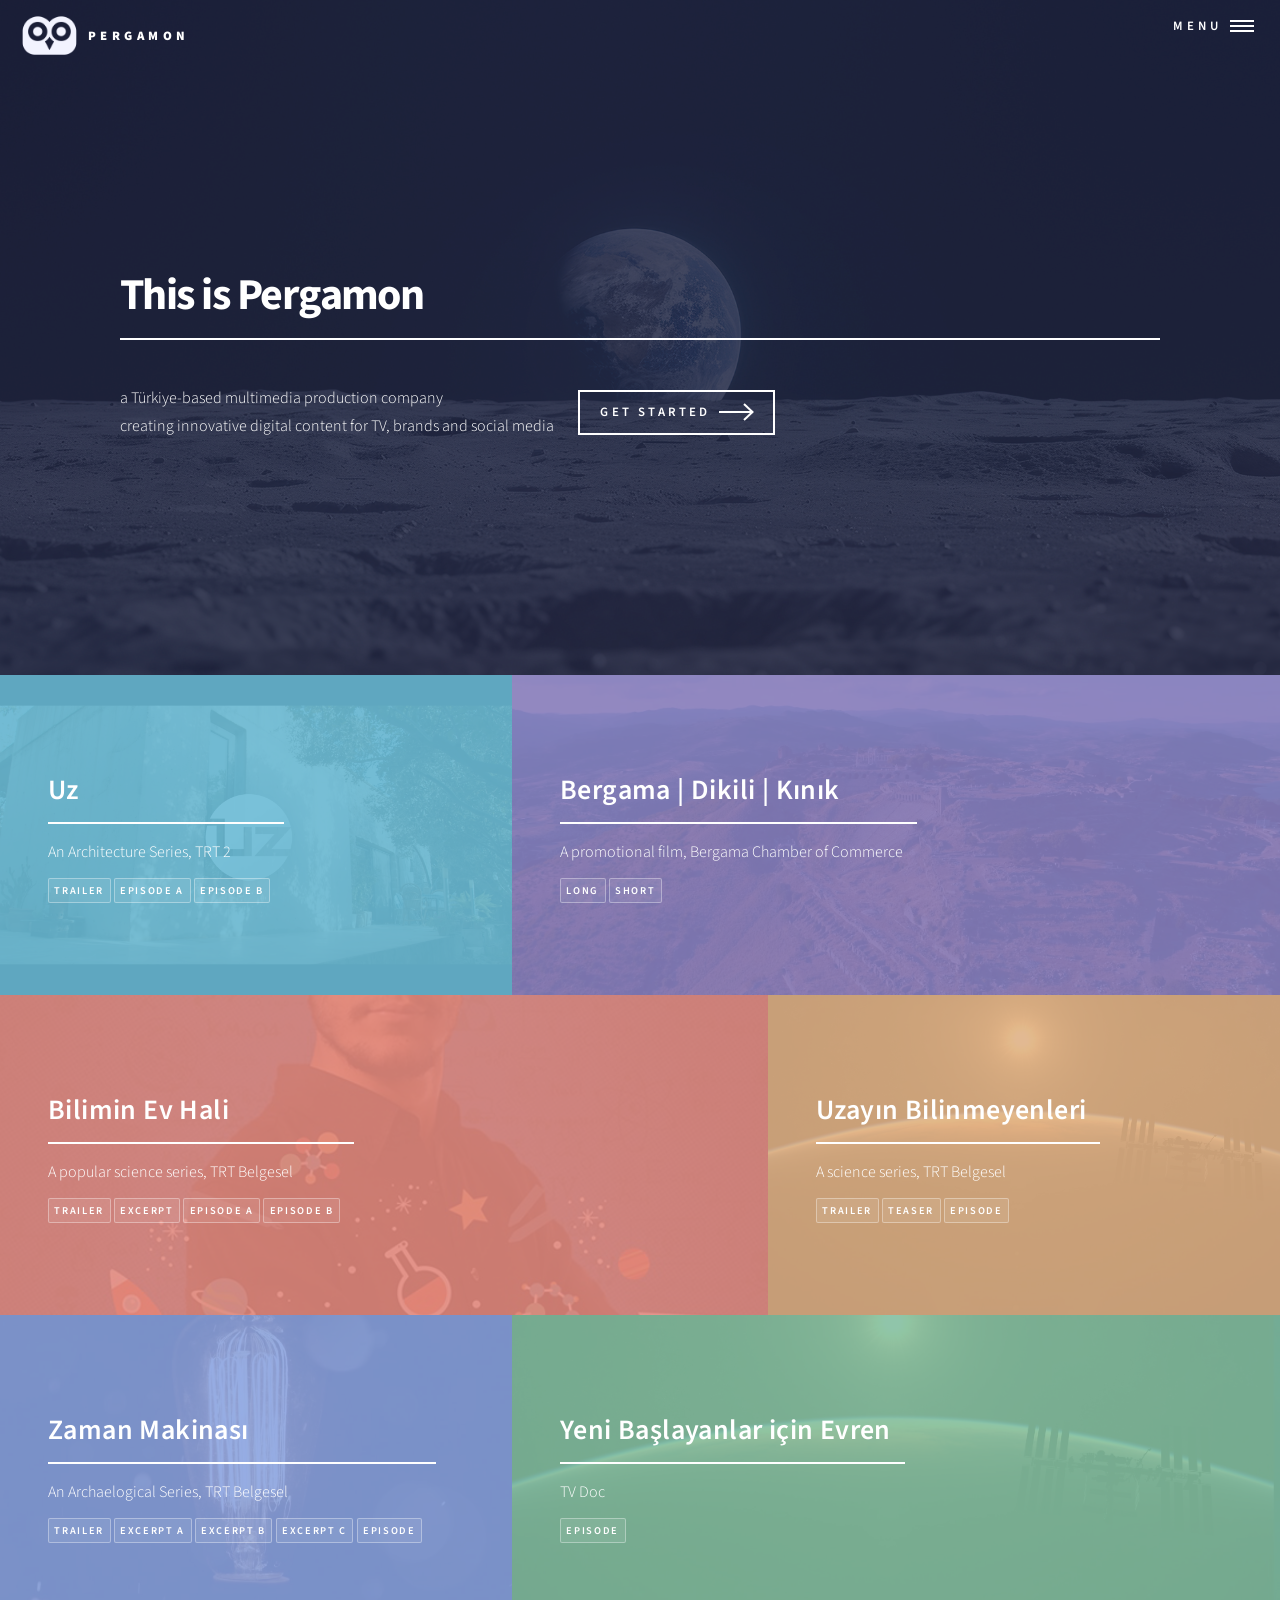
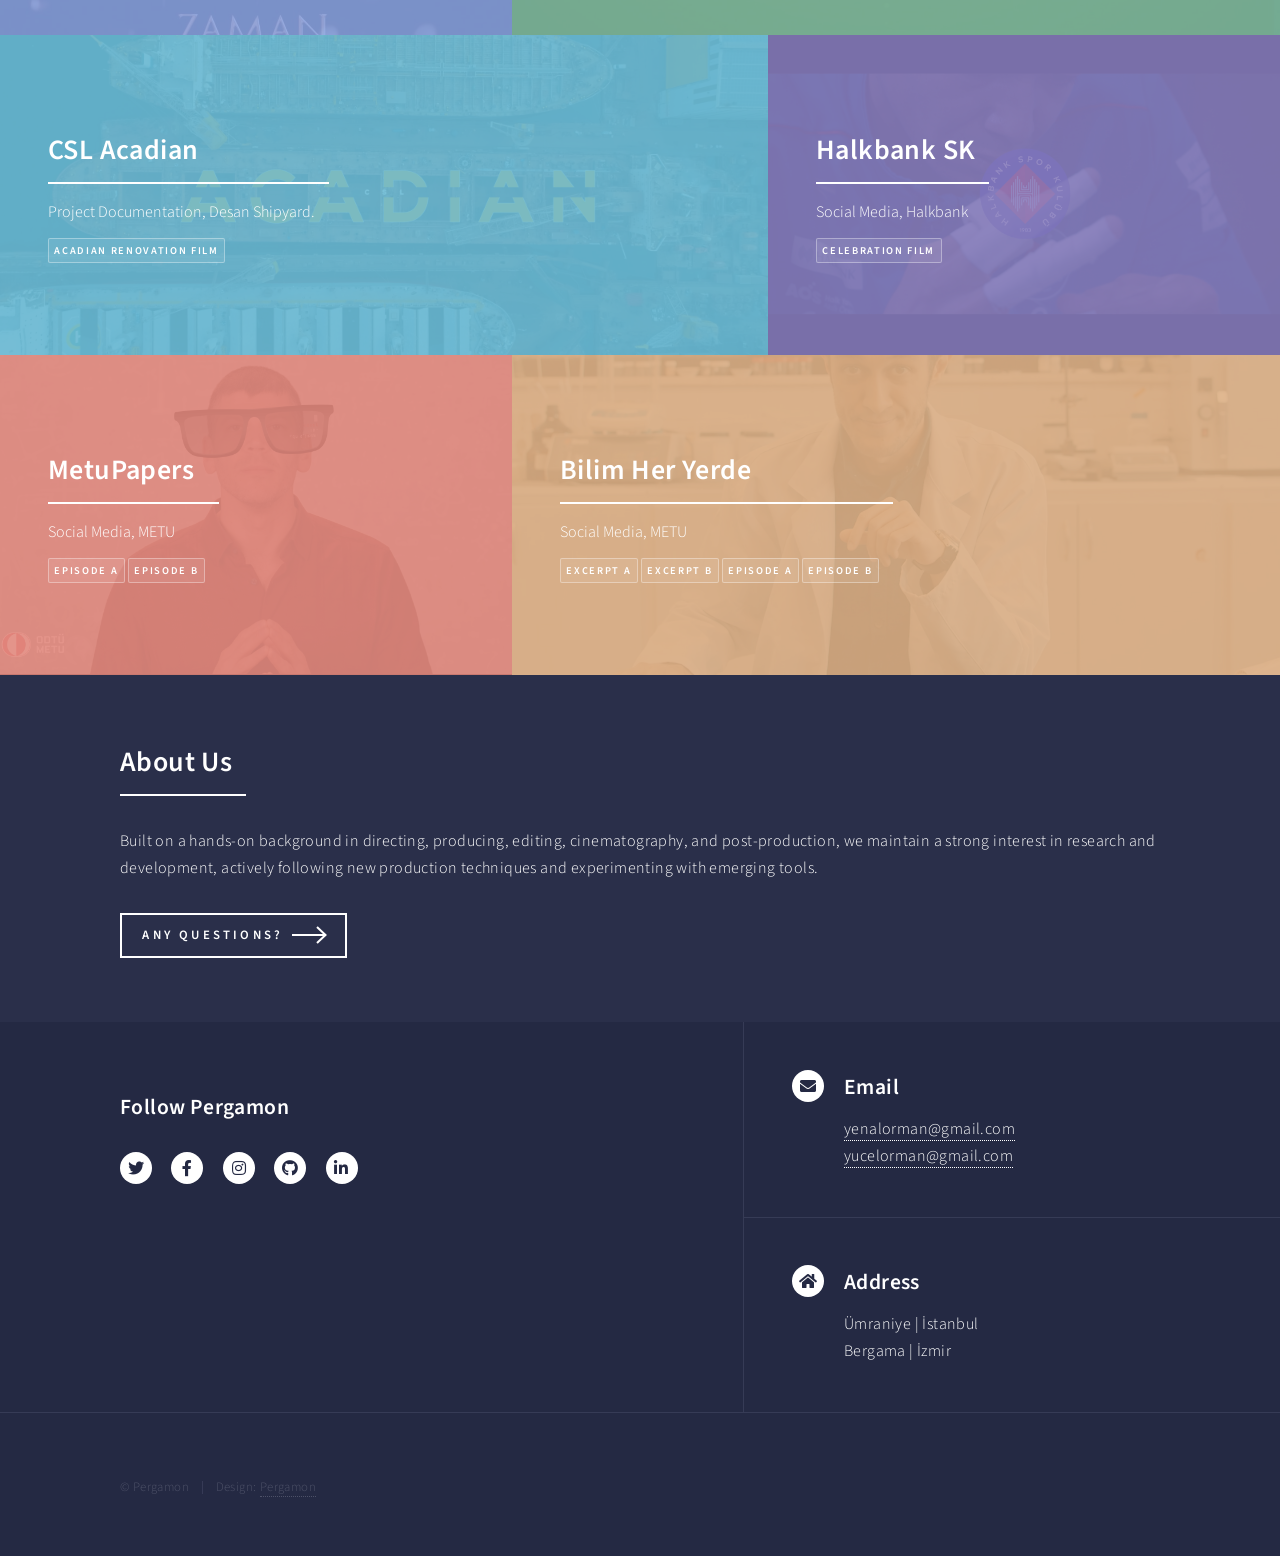
<file: index.html>
<!DOCTYPE HTML>
<!--
-->
<html>
	<head>
		<title>Pergamon Ltd.</title>
		<meta charset="utf-8" />
		<meta name="viewport" content="width=device-width, initial-scale=1, user-scalable=no" />
		<link rel="stylesheet" href="assets/css/main.css" />
		<noscript><link rel="stylesheet" href="assets/css/noscript.css" /></noscript>
	</head>
	<body class="is-preload">

		<!-- Wrapper -->
			<div id="wrapper">

				<!-- Header -->
					<header id="header" class="alt">
						<a href="index.html" class="logo"><img src="images/pergamon logo beyaz kucuk.png" alt="Pergamon" /><span class="title">PERGAMON</span></a>
						<nav>
							<a href="#menu">Menu</a>
						</nav>
					</header>

				<!-- Menu -->
					<nav id="menu">
						<ul class="links">
							<li><a href="index.html">Home</a></li>
						    <li><a href="visualmedia.html">Visual Media</a></li>
							<li><a href="digitalproducts.html">Digital Products</a></li>
							
						</ul>
				
					</nav>

				<!-- Banner -->
					<section id="banner" class="major">
						<div class="inner">
							<header class="major">
								<h1>This is Pergamon</h1>
							</header>
							<div class="content">
								<p>a Türkiye-based multimedia production company<br />
								creating innovative digital content for TV, brands and social media</p>
								<ul class="actions">
									<li><a href="#one" class="button next scrolly">Get Started</a></li>
								</ul>
							</div>
						</div>
					</section>

				<!-- Main -->
					<div id="main">

						<!-- One -->
							<section id="one" class="tiles">
								<article>
									<span class="image">
										<img src="images/uz.jpg" alt="" />
									</span>
									<header class="major">
										<h3><a href="#" class="link">Uz</a></h3>
										<p>An Architecture Series, TRT 2</p>
										<p class="video-links">
											<a href="https://vimeo.com/909543820?fl=pl&fe=sh" class="video-trigger">Trailer</a>
										
											<a href="https://youtu.be/KzY1LyCqass?si=cchCyP4hpcDHNxCf" class="video-trigger">Episode A</a>
											<a href="https://youtu.be/_0LKGLqTYdk?si=b7eNtXo9RGqZCq-8" class="video-trigger">Episode B</a>
										</p>
									</header>
								</article>
								<article>
									<span class="image">
										<img src="images/berto.jpg" alt="" />
									</span>
									<header class="major">
										<h3><a href="#" class="link">Bergama | Dikili | Kınık</a></h3>
										<p>A promotional film, Bergama Chamber of Commerce</p>
										<p class="video-links">
											<a href="https://youtu.be/z-awczup-54?si=IuM4uDtyjIeVR8jC" class="video-trigger">Long</a>
											<a href="https://vimeo.com/1128978377?fl=pl&fe=sh" class="video-trigger">Short</a>
										</p>
									</header>
								</article>
								<article>
									<span class="image">
										<img src="images/behkucuk.jpg" alt="" />
									</span>
									<header class="major">
										<h3><a href="#" class="link">Bilimin Ev Hali</a></h3>
										<p>A popular science series, TRT Belgesel</p>
										<p class="video-links">
											<a href="https://vimeo.com/309246441?fl=pl&fe=sh" class="video-trigger">Trailer</a>
											<a href="https://youtu.be/GDdJOOSnKwM?si=WjJDHmAG09a-mfLA" class="video-trigger" data-external-only="true">Excerpt</a>
											<a href="https://youtu.be/mqNVMJ-ra8w?si=c8zlOnF4sXnQB_f6" class="video-trigger" data-external-only="true">Episode A</a>
											<a href="https://youtu.be/QlsK-0fNqRE?si=UO2_cYHmbP0W4Mnn" class="video-trigger" data-external-only="true">Episode B</a>
										</p>
									</header>
								</article>
								<article>
									<span class="image">
										<img src="images/ybe.jpeg" alt="" />
									</span>
									<header class="major">
										<h3><a href="#" class="link">Uzayın Bilinmeyenleri</a></h3>
										<p>A science series, TRT Belgesel</p>
										<p class="video-links">
											<a href="https://vimeo.com/462543343?fl=pl&fe=sh" class="video-trigger" >Trailer</a>
											<a href="https://vimeo.com/462544536?fl=pl&fe=sh" class="video-trigger">Teaser</a>
										
											<a href="https://youtu.be/SA2lbGp1NDU?si=D9zmuxBxyGRw07sG" class="video-trigger" data-external-only="true">Episode</a>
										</p>
									</header>
								</article>
								<article>
									<span class="image">
										<img src="images/zamanmak.jpg" alt="" />
									</span>
									<header class="major">
										<h3><a href="#" class="link">Zaman Makinası</a></h3>
										<p>An Archaelogical Series, TRT Belgesel</p>
										<p class="video-links">
											<a href="https://youtu.be/nMY0j0zYVks?si=WZTzkUrosIS9q4zf" class="video-trigger" data-external-only="true">Trailer</a>
											<a href="https://vt.tiktok.com/ZSXfXErQj/" class="video-trigger" >Excerpt A</a>
											<a href="https://vt.tiktok.com/ZSXfXBcBy/" class="video-trigger">Excerpt B</a>
											<a href="https://vt.tiktok.com/ZSXfXdNba/" class="video-trigger">Excerpt C</a>
											<a href="https://youtu.be/mYHiNbJmp7E?si=r1aIOt8lJG1AKb_3" class="video-trigger" data-external-only="true">Episode</a>
										</p>
									</header>
								</article>
								<article>
									<span class="image">
										<img src="images/ybe.jpeg" alt="" />
									</span>
									<header class="major">
										<h3><a href="#" class="link">Yeni Başlayanlar için Evren</a></h3>
										<p>TV Doc</p>
										<p class="video-links">
										
											<a href="https://youtu.be/V2qMyy1cXUY?si=f-NC54RaQBkCCTLb" class="video-trigger" data-external-only="true">Episode</a>
								
										</p>
									</header>
								</article>
								<article>
									<span class="image">
										<img src="images/csl-master0.jpg" alt="" />
									</span>
									<header class="major">
										<h3><a href="#" class="link"> CSL Acadian</a></h3>
										<p>Project Documentation, Desan Shipyard.</p>
										<p class="video-links">
											<a href="https://vimeo.com/1129138530?fl=pl&fe=sh" class="video-trigger">Acadian Renovation Film</a>
										
										</p>
									</header>
								</article>
								<article>
									<span class="image">
										<img src="images/halk.png" alt="" />
									</span>
									<header class="major">
										<h3><a href="#" class="link">Halkbank SK</a></h3>
										<p>Social Media, Halkbank</p>
										<p class="video-links">
											<a href="https://vimeo.com/893102237?fl=pl&fe=sh" class="video-trigger">Celebration Film</a>
										
										</p>
									</header>
								</article>
								<article>
									<span class="image">
										<img src="images/papers.png" alt="" />
									</span>
									<header class="major">
										<h3><a href="#" class="link">MetuPapers</a></h3>
										<p>Social Media, METU</p>
										<p class="video-links">
											
											<a href="https://youtu.be/9YayRXR4h30?si=j-tamw5vMGcI_QDC" class="video-trigger">Episode A</a>
											<a href="https://youtu.be/TNH7oI8LSks?si=48xCl7wduK4Jobul" class="video-trigger">Episode B</a>
										</p>
									</header>
								</article>
								<article>
									<span class="image">
										<img src="images/Untitled-1.jpg" alt="" />
									</span>
									<header class="major">
										<h3><a href="#" class="link">Bilim Her Yerde</a></h3>
										<p>Social Media, METU</p>
										<p class="video-links">
											<a href="https://vt.tiktok.com/ZSXfQ8S94/" class="video-trigger">Excerpt A</a>
											<a href="https://vt.tiktok.com/ZSXANC38t/" class="video-trigger">Excerpt B</a>
											<a href="https://youtu.be/3YgYwj6aa-o?si=dLib5eCbj5VhFCEf" class="video-trigger">Episode A</a>
											<a href="https://youtu.be/QlsK-0fNqRE?si=JE_OKwQ03-ccKkxW" class="video-trigger">Episode B</a>
										</p>
									</header>
								</article>
							</section>

						<!-- Two -->
							<section id="two">
								<div class="inner">
									<header class="major">
										<h2>About Us</h2>
									</header>
									<p>Built on a hands-on background in directing, producing, editing, cinematography, and post-production, we maintain a strong interest in research and development, actively following new production techniques and experimenting with emerging tools.</p>
									<ul class="actions">
										<li><a href="#contact" class="button next scrolly">Any Questions?</a></li>
									</ul>
								</div>
							</section>

					</div>

				<!-- Contact -->
					<section id="contact">
						<div class="inner">
							<section>
								<div class="contact-social">
									<h3>Follow Pergamon</h3>
									<ul class="icons">
										<li><a href="https://x.com/yenalorman" class="icon brands alt fa-twitter"><span class="label">Twitter</span></a></li>
										<li><a href="https://www.facebook.com/yenal.orman" class="icon brands alt fa-facebook-f"><span class="label">Facebook</span></a></li>
										<li><a href="https://www.instagram.com/yenalorman/" class="icon brands alt fa-instagram"><span class="label">Instagram</span></a></li>
										<li><a href="https://github.com/yenalorman/" class="icon brands alt fa-github"><span class="label">GitHub</span></a></li>
										<li><a href="https://www.linkedin.com/in/yenal-orman-630a6335/" class="icon brands alt fa-linkedin-in"><span class="label">LinkedIn</span></a></li>
									</ul>
								</div>
							</section>
							<section class="split">
								<section>
									<div class="contact-method">
										<span class="icon solid alt fa-envelope"></span>
										<h3>Email</h3>
										<a href="#">yenalorman@gmail.com</a>
										<a href="#">yucelorman@gmail.com</a>
									</div>
								</section>
					
								<section>
									<div class="contact-method">
										<span class="icon solid alt fa-home"></span>
										<h3>Address</h3>
										<span>Ümraniye | İstanbul<br />
										Bergama | İzmir<br />
										</span>
									</div>
								</section>
							</section>
						</div>
					</section>

				<!-- Footer -->
					<footer id="footer">
						<div class="inner">
							<ul class="copyright">
								<li>&copy; Pergamon</li><li>Design: <a href="https://www.pergamonyapim.com">Pergamon</a></li>
							</ul>
						</div>
					</footer>

				<div id="video-modal" class="video-modal" aria-hidden="true">
					<div class="video-modal__dialog" role="dialog" aria-modal="true" aria-label="Video player">
						<button type="button" class="video-modal__close" aria-label="Close video">Close</button>
						<div class="video-modal__frame-wrap">
							<iframe class="video-modal__frame" src="" title="Video player" allow="accelerometer; autoplay; clipboard-write; encrypted-media; gyroscope; picture-in-picture; web-share; fullscreen" allowfullscreen referrerpolicy="strict-origin-when-cross-origin"></iframe>
							<div class="video-modal__fallback" aria-hidden="true">
								<p>Bu video sadece YouTube'da izlenebilir.</p>
								<a href="#" class="video-modal__fallback-link" target="_blank" rel="noopener">YouTube'da izleyin</a>
							</div>
						</div>
					</div>
				</div>

			</div>

		<!-- Scripts -->
			<script src="assets/js/jquery.min.js"></script>
			<script src="assets/js/jquery.scrolly.min.js"></script>
			<script src="assets/js/jquery.scrollex.min.js"></script>
			<script src="assets/js/browser.min.js"></script>
			<script src="assets/js/breakpoints.min.js"></script>
			<script src="assets/js/util.js"></script>
			<script src="assets/js/main.js"></script>
			<script src="assets/js/video-modal.js"></script>

	</body>
</html>
<!-- rebuild -->
</file>
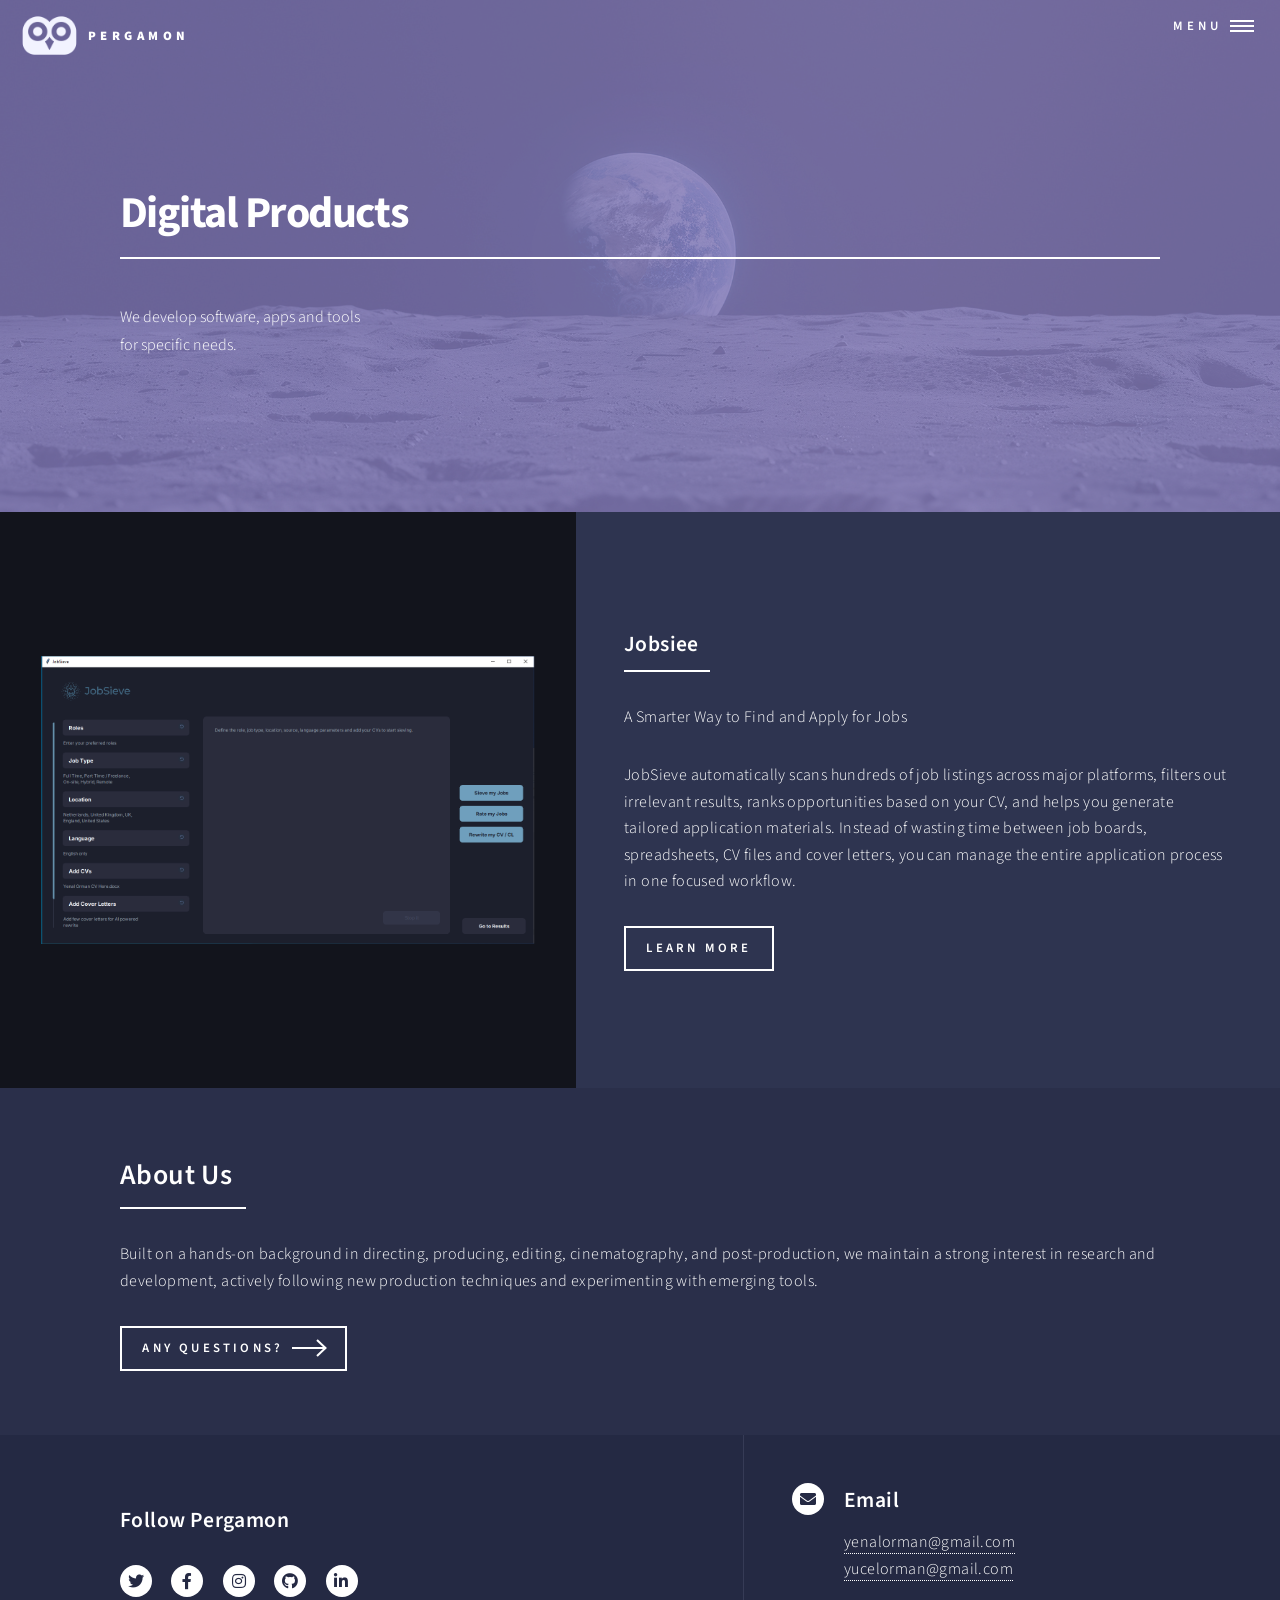
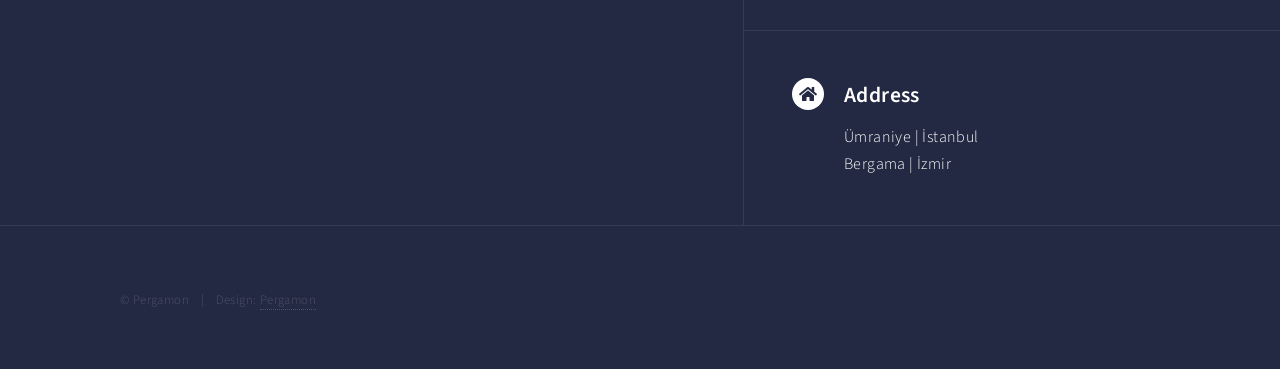
<file: digitalproducts.html>
<!DOCTYPE HTML>
<!--
	Forty by HTML5 UP
	html5up.net | @ajlkn
	Free for personal and commercial use under the CCA 3.0 license (html5up.net/license)
-->
<html>
	<head>
		<title>Digital Products - Pergamon Ltd.</title>
		<meta charset="utf-8" />
		<meta name="viewport" content="width=device-width, initial-scale=1, user-scalable=no" />
		<link rel="stylesheet" href="assets/css/main.css" />
		<noscript><link rel="stylesheet" href="assets/css/noscript.css" /></noscript>
	</head>
	<body class="is-preload">

		<!-- Wrapper -->
			<div id="wrapper">

				<!-- Header -->
				<!-- Note: The "styleN" class below should match that of the banner element. -->
					<header id="header" class="alt style2">
						<a href="index.html" class="logo"><img src="images/pergamon logo beyaz kucuk.png" alt="Pergamon" /><span class="title">PERGAMON</span></a>
						<nav>
							<a href="#menu">Menu</a>
						</nav>
					</header>

				<!-- Menu -->
					<nav id="menu">
						<ul class="links">
							<li><a href="index.html">Home</a></li>
							<li><a href="visualmedia.html">Visual Media</a></li>
							<li><a href="digitalproducts.html">Digital Products</a></li>
						</ul>
					</nav>

				<!-- Banner -->
				<!-- Note: The "styleN" class below should match that of the header element. -->
					<section id="banner" class="style2">
						<div class="inner">
							<span class="image">
								<img src="images/pic07.jpg" alt="" />
							</span>
							<header class="major">
								<h1>Digital Products</h1>
							</header>
							<div class="content">
								<p>We develop software, apps and tools<br />
								for specific needs.</p>
							</div>
						</div>
					</section>

				<!-- Main -->
					<div id="main">

						<!-- Two -->
							<section id="two" class="spotlights">
								<section>
									<a href="generic.html" class="image">
										<img src="images/jobs.png" alt="" data-position="center center" />
									</a>
									<div class="content">
										<div class="inner">
											<header class="major">
												<h3>Jobsiee</h3>
											</header>
											<p>A Smarter Way to Find and Apply for Jobs</p>
											<p>JobSieve automatically scans hundreds of job listings across major platforms,
	filters out irrelevant results, ranks opportunities based on your CV,
	and helps you generate tailored application materials. Instead of wasting time
	between job boards, spreadsheets, CV files and cover letters, you can manage the
	entire application process in one focused workflow.</p>
											<ul class="actions">
												<li><a href="jobsiee.html" class="button">Learn more</a></li>
											</ul>
										</div>
									</div>
								</section>
								<section hidden>
									<a href="generic.html" class="image">
										<img src="images/pic09.jpg" alt="" data-position="top center" />
									</a>
									<div class="content">
										<div class="inner">
											<header class="major">
												<h3>Rhoncus magna</h3>
											</header>
											<p>Nullam et orci eu lorem consequat tincidunt vivamus et sagittis magna sed nunc rhoncus condimentum sem. In efficitur ligula tate urna. Maecenas massa sed magna lacinia magna pellentesque lorem ipsum dolor. Nullam et orci eu lorem consequat tincidunt. Vivamus et sagittis tempus.</p>
											<ul class="actions">
												<li><a href="generic.html" class="button">Learn more</a></li>
											</ul>
										</div>
									</div>
								</section>
								
							</section>

						<!-- Three -->
							<section id="three">
								<div class="inner">
									<header class="major">
										<h2>About Us</h2>
									</header>
									<p>Built on a hands-on background in directing, producing, editing, cinematography, and post-production, we maintain a strong interest in research and development, actively following new production techniques and experimenting with emerging tools.</p>
									<ul class="actions">
										<li><a href="#contact" class="button next scrolly">Any questions?</a></li>
									</ul>
								</div>
							</section>

					</div>

				<!-- Contact -->
					<section id="contact">
						<div class="inner">
							<section>
								<div class="contact-social">
									<h3>Follow Pergamon</h3>
									<ul class="icons">
										<li><a href="https://x.com/yenalorman" class="icon brands alt fa-twitter"><span class="label">Twitter</span></a></li>
										<li><a href="https://www.facebook.com/yenal.orman" class="icon brands alt fa-facebook-f"><span class="label">Facebook</span></a></li>
										<li><a href="https://www.instagram.com/yenalorman/" class="icon brands alt fa-instagram"><span class="label">Instagram</span></a></li>
										<li><a href="https://github.com/yenalorman/" class="icon brands alt fa-github"><span class="label">GitHub</span></a></li>
										<li><a href="https://www.linkedin.com/in/yenal-orman-630a6335/" class="icon brands alt fa-linkedin-in"><span class="label">LinkedIn</span></a></li>
									</ul>
								</div>
							</section>
							<section class="split">
								<section>
									<div class="contact-method">
										<span class="icon solid alt fa-envelope"></span>
										<h3>Email</h3>
										<a href="#">yenalorman@gmail.com</a>
										<a href="#">yucelorman@gmail.com</a>
									</div>
								</section>
					
								<section>
									<div class="contact-method">
										<span class="icon solid alt fa-home"></span>
										<h3>Address</h3>
										<span>Ümraniye | İstanbul<br />
										Bergama | İzmir<br />
										</span>
									</div>
								</section>
							</section>
						</div>
					</section>

				<!-- Footer -->
					<footer id="footer">
						<div class="inner">
							<ul class="copyright">
								<li>&copy; Pergamon</li><li>Design: <a href="https://www.pergamonyapim.com">Pergamon</a></li>
							</ul>
						</div>
					</footer>

			</div>

		<!-- Scripts -->
			<script src="assets/js/jquery.min.js"></script>
			<script src="assets/js/jquery.scrolly.min.js"></script>
			<script src="assets/js/jquery.scrollex.min.js"></script>
			<script src="assets/js/browser.min.js"></script>
			<script src="assets/js/breakpoints.min.js"></script>
			<script src="assets/js/util.js"></script>
			<script src="assets/js/main.js"></script>

	</body>
</html>
</file>
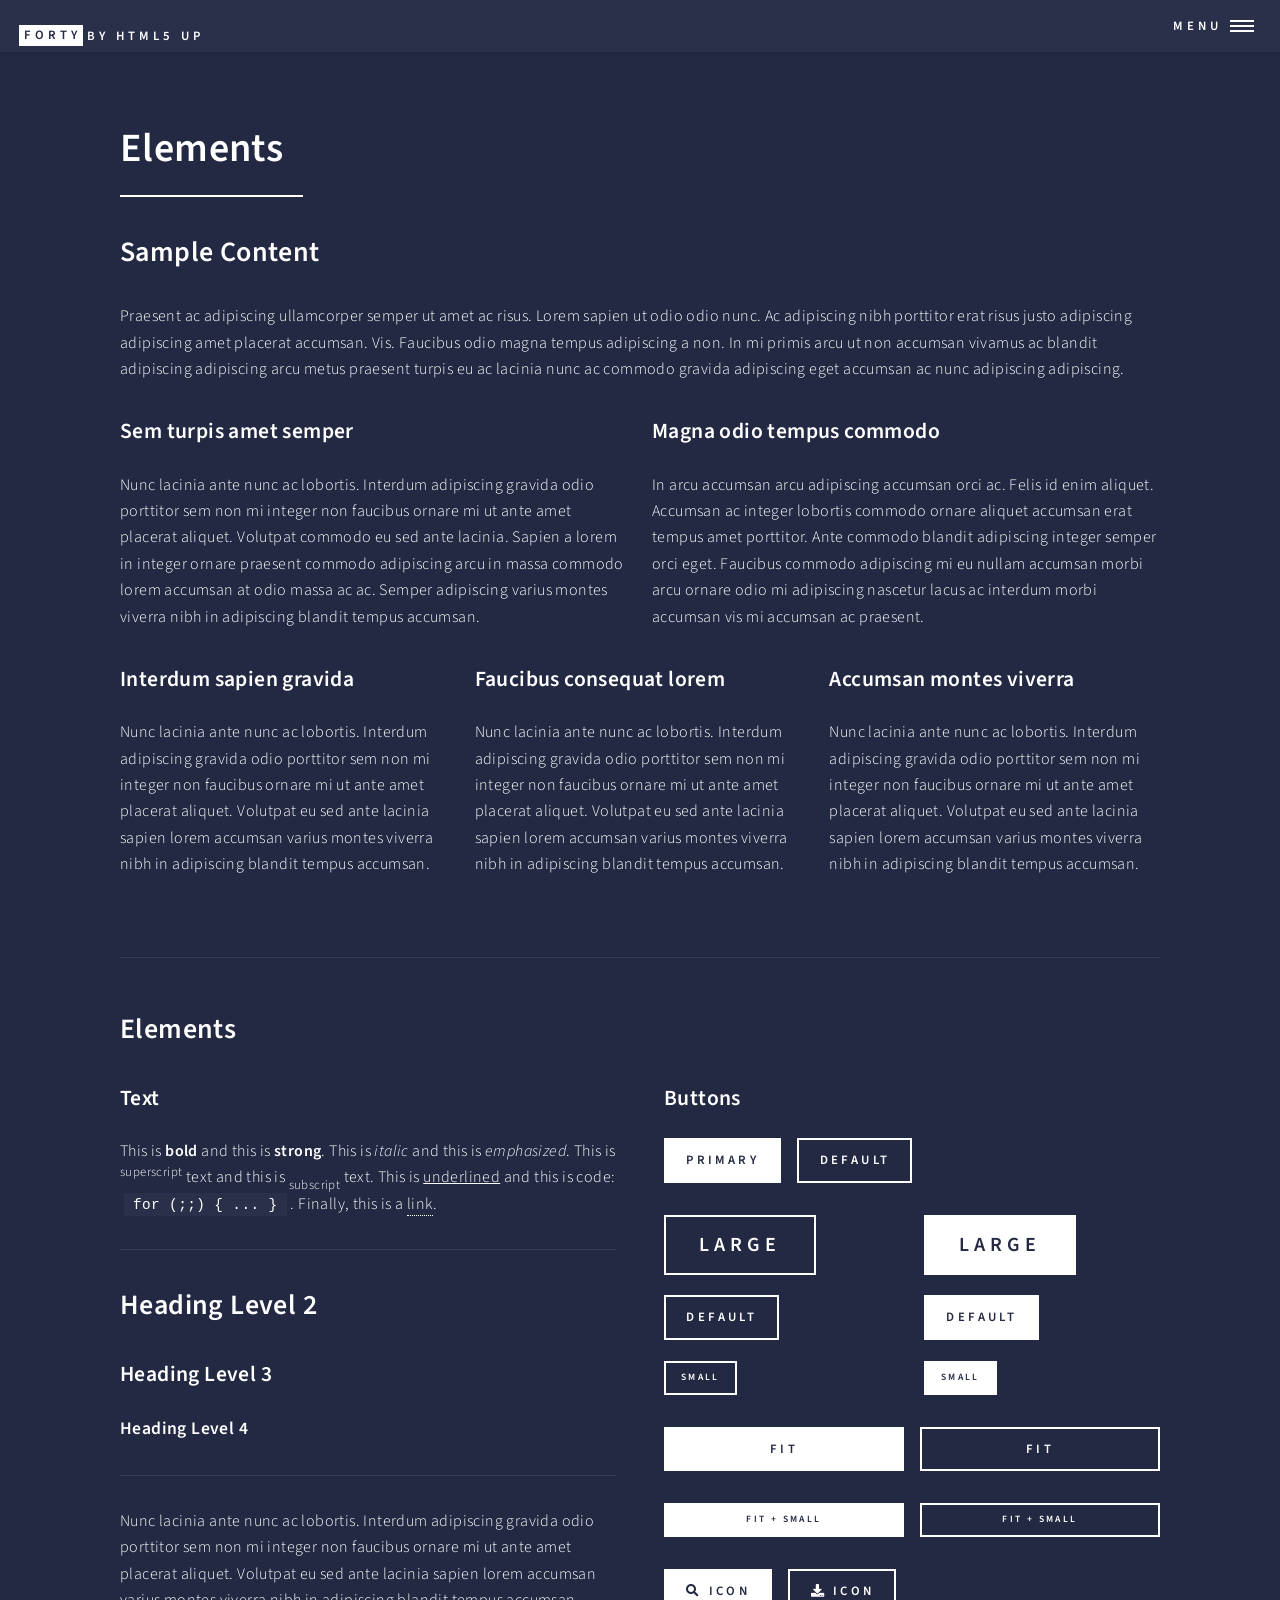
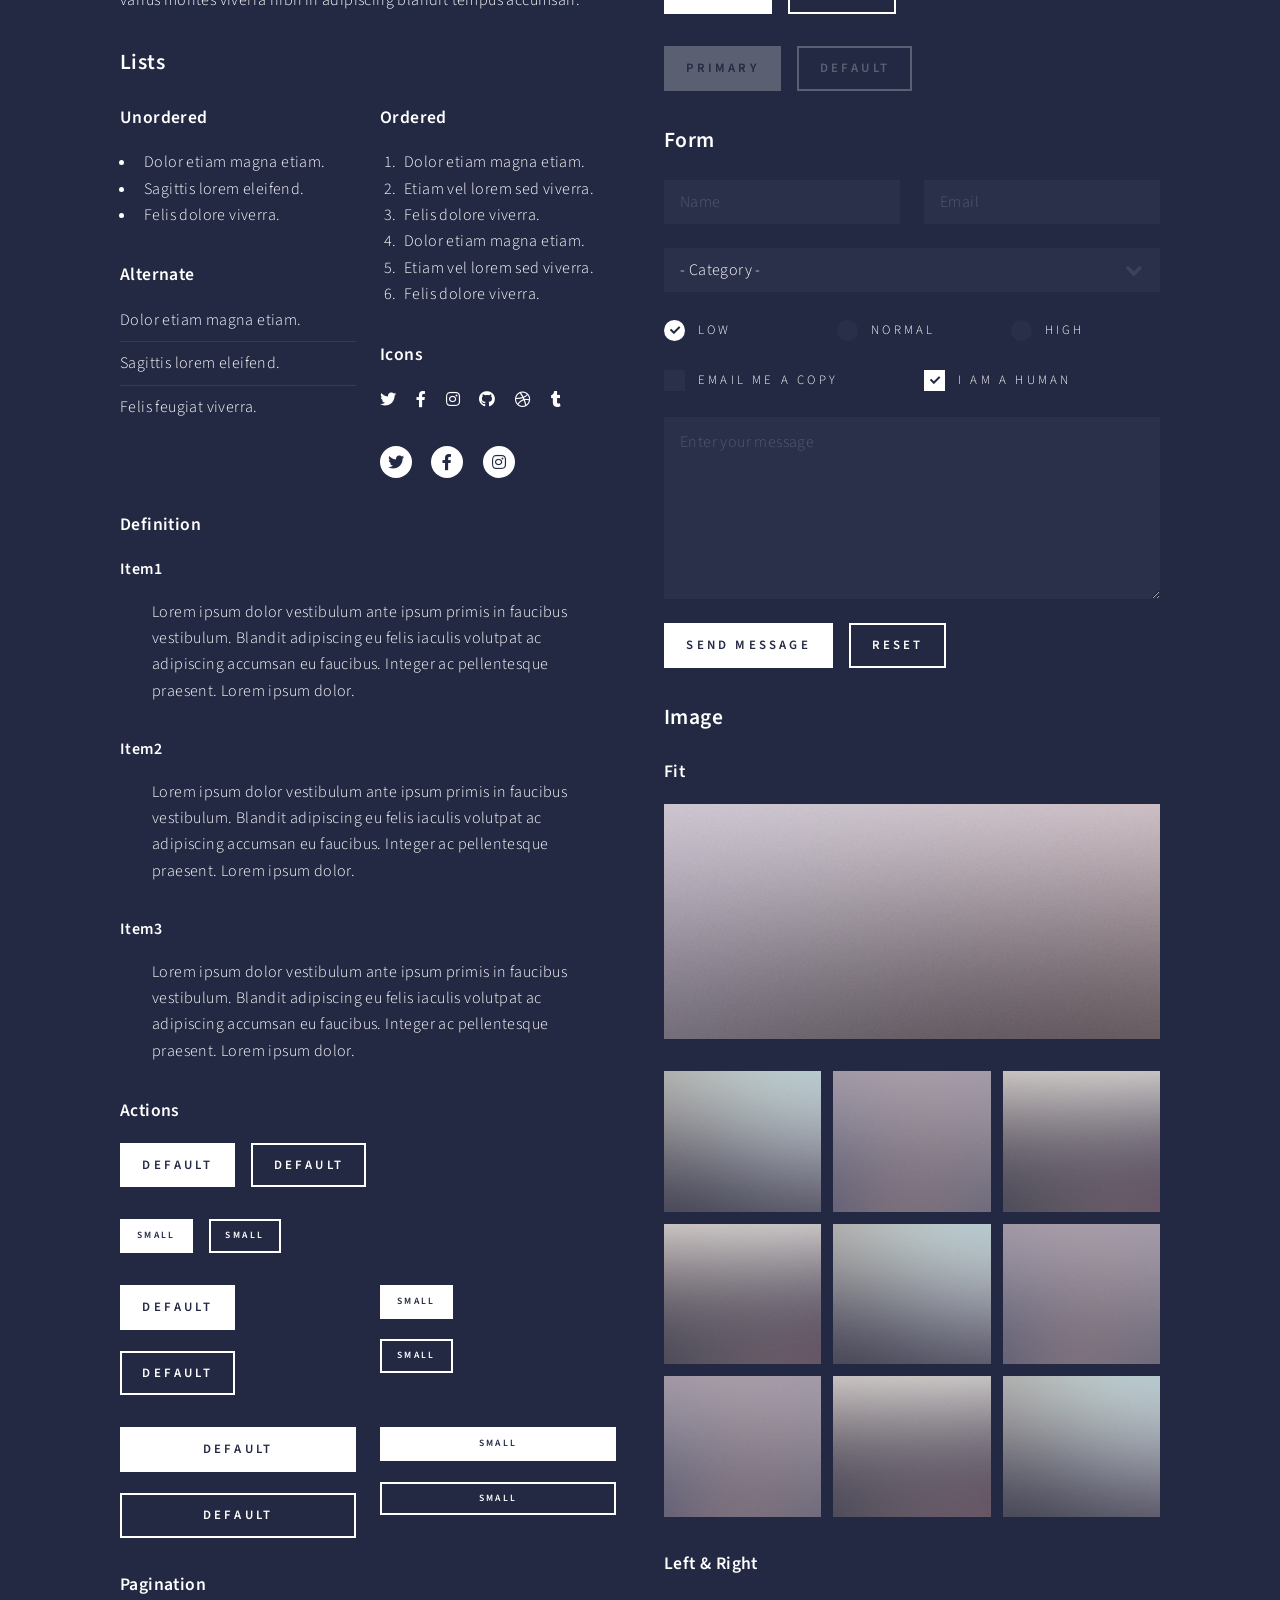
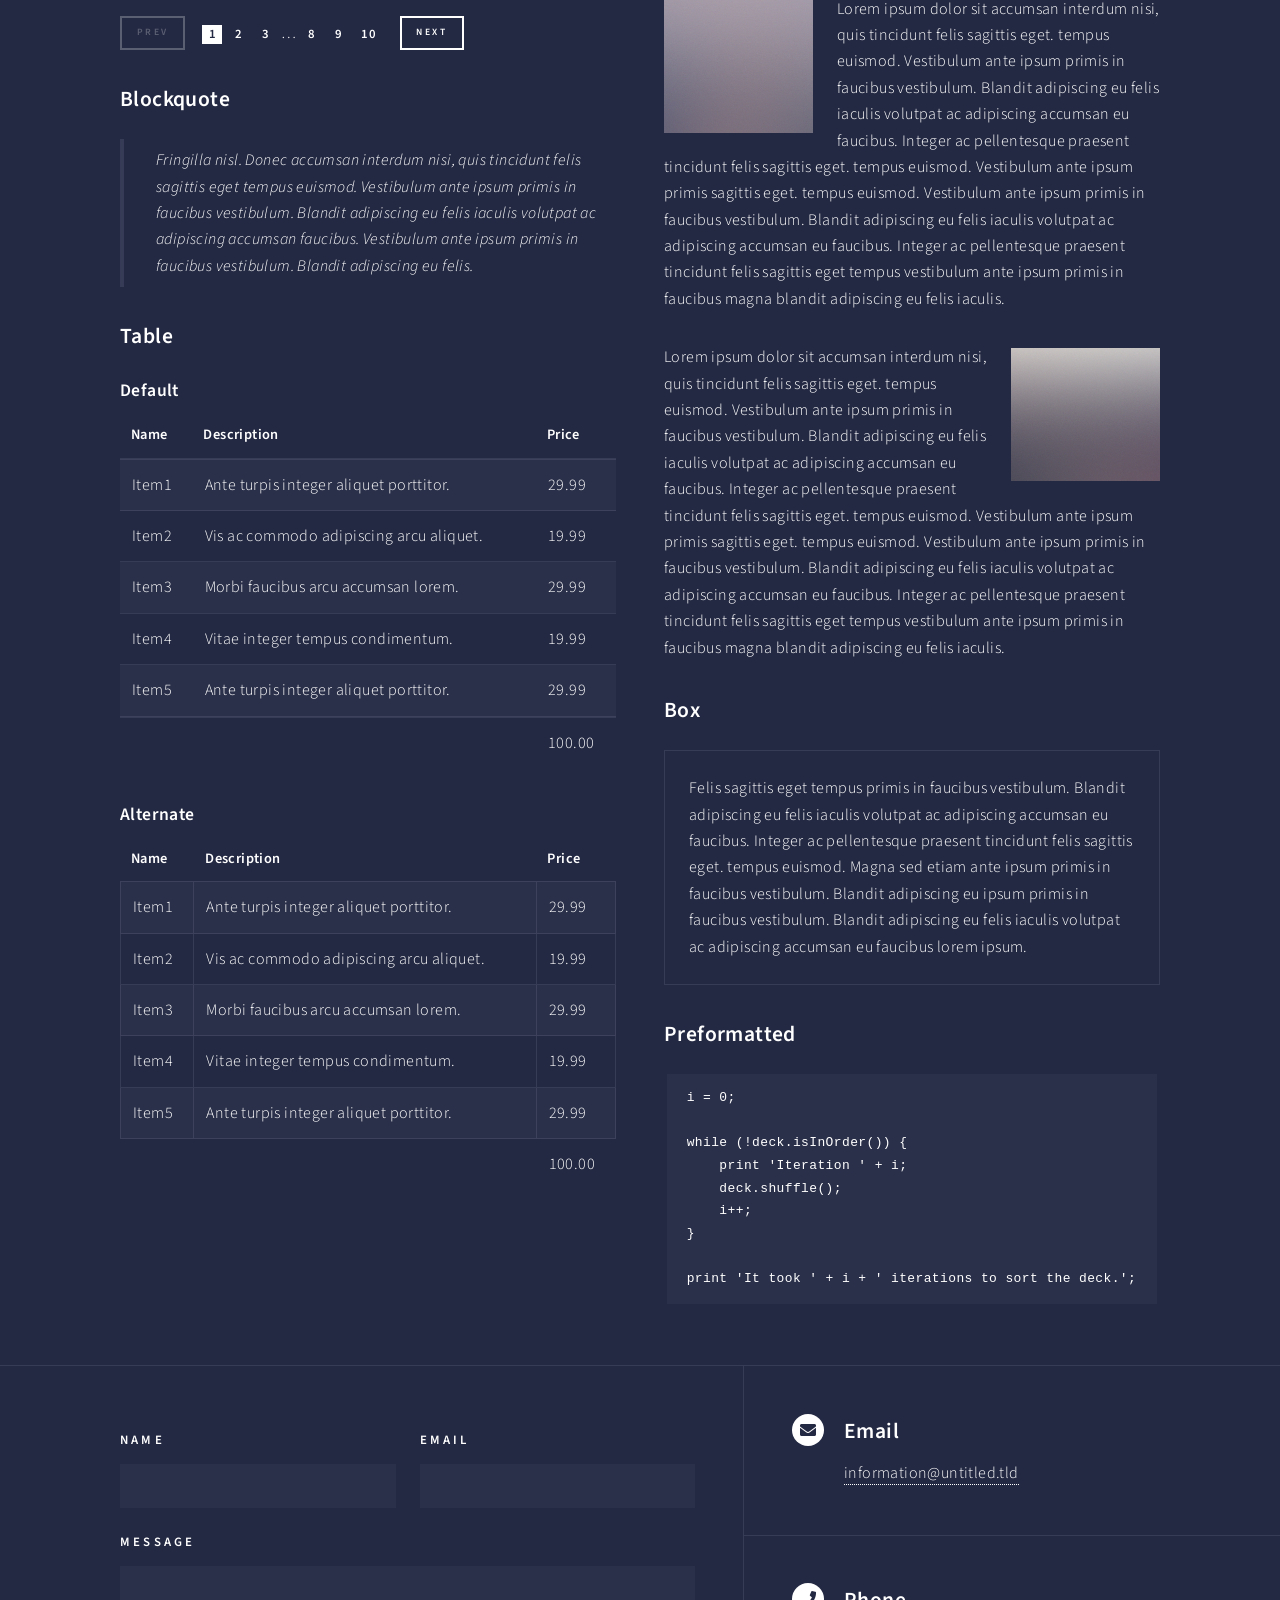
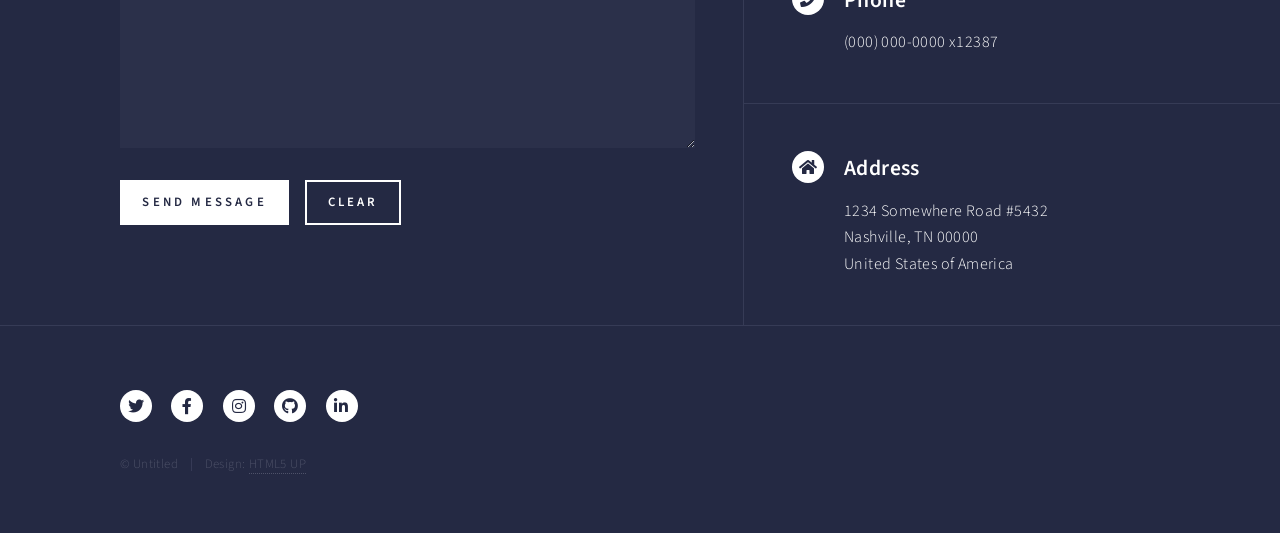
<file: elements.html>
<!DOCTYPE HTML>
<!--
	Forty by HTML5 UP
	html5up.net | @ajlkn
	Free for personal and commercial use under the CCA 3.0 license (html5up.net/license)
-->
<html>
	<head>
		<title>Elements - Forty by HTML5 UP</title>
		<meta charset="utf-8" />
		<meta name="viewport" content="width=device-width, initial-scale=1, user-scalable=no" />
		<link rel="stylesheet" href="assets/css/main.css" />
		<noscript><link rel="stylesheet" href="assets/css/noscript.css" /></noscript>
	</head>
	<body class="is-preload">

		<!-- Wrapper -->
			<div id="wrapper">

				<!-- Header -->
					<header id="header">
						<a href="index.html" class="logo"><strong>Forty</strong> <span>by HTML5 UP</span></a>
						<nav>
							<a href="#menu">Menu</a>
						</nav>
					</header>

				<!-- Menu -->
					<nav id="menu">
						<ul class="links">
							<li><a href="index.html">Home</a></li>
							<li><a href="visualmedia.html">Visual Media</a></li>
							<li><a href="digitalproducts.html">Digital Products</a></li>
						</ul>
					</nav>

				<!-- Main -->
					<div id="main" class="alt">

						<!-- One -->
							<section id="one">
								<div class="inner">
									<header class="major">
										<h1>Elements</h1>
									</header>

									<!-- Content -->
										<h2 id="content">Sample Content</h2>
										<p>Praesent ac adipiscing ullamcorper semper ut amet ac risus. Lorem sapien ut odio odio nunc. Ac adipiscing nibh porttitor erat risus justo adipiscing adipiscing amet placerat accumsan. Vis. Faucibus odio magna tempus adipiscing a non. In mi primis arcu ut non accumsan vivamus ac blandit adipiscing adipiscing arcu metus praesent turpis eu ac lacinia nunc ac commodo gravida adipiscing eget accumsan ac nunc adipiscing adipiscing.</p>
										<div class="row">
											<div class="col-6 col-12-small">
												<h3>Sem turpis amet semper</h3>
												<p>Nunc lacinia ante nunc ac lobortis. Interdum adipiscing gravida odio porttitor sem non mi integer non faucibus ornare mi ut ante amet placerat aliquet. Volutpat commodo eu sed ante lacinia. Sapien a lorem in integer ornare praesent commodo adipiscing arcu in massa commodo lorem accumsan at odio massa ac ac. Semper adipiscing varius montes viverra nibh in adipiscing blandit tempus accumsan.</p>
											</div>
											<div class="col-6 col-12-small">
												<h3>Magna odio tempus commodo</h3>
												<p>In arcu accumsan arcu adipiscing accumsan orci ac. Felis id enim aliquet. Accumsan ac integer lobortis commodo ornare aliquet accumsan erat tempus amet porttitor. Ante commodo blandit adipiscing integer semper orci eget. Faucibus commodo adipiscing mi eu nullam accumsan morbi arcu ornare odio mi adipiscing nascetur lacus ac interdum morbi accumsan vis mi accumsan ac praesent.</p>
											</div>
											<!-- Break -->
											<div class="col-4 col-12-medium">
												<h3>Interdum sapien gravida</h3>
												<p>Nunc lacinia ante nunc ac lobortis. Interdum adipiscing gravida odio porttitor sem non mi integer non faucibus ornare mi ut ante amet placerat aliquet. Volutpat eu sed ante lacinia sapien lorem accumsan varius montes viverra nibh in adipiscing blandit tempus accumsan.</p>
											</div>
											<div class="col-4 col-12-medium">
												<h3>Faucibus consequat lorem</h3>
												<p>Nunc lacinia ante nunc ac lobortis. Interdum adipiscing gravida odio porttitor sem non mi integer non faucibus ornare mi ut ante amet placerat aliquet. Volutpat eu sed ante lacinia sapien lorem accumsan varius montes viverra nibh in adipiscing blandit tempus accumsan.</p>
											</div>
											<div class="col-4 col-12-medium">
												<h3>Accumsan montes viverra</h3>
												<p>Nunc lacinia ante nunc ac lobortis. Interdum adipiscing gravida odio porttitor sem non mi integer non faucibus ornare mi ut ante amet placerat aliquet. Volutpat eu sed ante lacinia sapien lorem accumsan varius montes viverra nibh in adipiscing blandit tempus accumsan.</p>
											</div>
										</div>

									<hr class="major" />

									<!-- Elements -->
										<h2 id="elements">Elements</h2>
										<div class="row gtr-200">
											<div class="col-6 col-12-medium">

												<!-- Text stuff -->
													<h3>Text</h3>
													<p>This is <b>bold</b> and this is <strong>strong</strong>. This is <i>italic</i> and this is <em>emphasized</em>.
													This is <sup>superscript</sup> text and this is <sub>subscript</sub> text.
													This is <u>underlined</u> and this is code: <code>for (;;) { ... }</code>.
													Finally, this is a <a href="#">link</a>.</p>
													<hr />
													<h2>Heading Level 2</h2>
													<h3>Heading Level 3</h3>
													<h4>Heading Level 4</h4>
													<hr />
													<p>Nunc lacinia ante nunc ac lobortis. Interdum adipiscing gravida odio porttitor sem non mi integer non faucibus ornare mi ut ante amet placerat aliquet. Volutpat eu sed ante lacinia sapien lorem accumsan varius montes viverra nibh in adipiscing blandit tempus accumsan.</p>

												<!-- Lists -->
													<h3>Lists</h3>
													<div class="row">
														<div class="col-6 col-12-small">

															<h4>Unordered</h4>
															<ul>
																<li>Dolor etiam magna etiam.</li>
																<li>Sagittis lorem eleifend.</li>
																<li>Felis dolore viverra.</li>
															</ul>

															<h4>Alternate</h4>
															<ul class="alt">
																<li>Dolor etiam magna etiam.</li>
																<li>Sagittis lorem eleifend.</li>
																<li>Felis feugiat viverra.</li>
															</ul>

														</div>
														<div class="col-6 col-12-small">

															<h4>Ordered</h4>
															<ol>
																<li>Dolor etiam magna etiam.</li>
																<li>Etiam vel lorem sed viverra.</li>
																<li>Felis dolore viverra.</li>
																<li>Dolor etiam magna etiam.</li>
																<li>Etiam vel lorem sed viverra.</li>
																<li>Felis dolore viverra.</li>
															</ol>

															<h4>Icons</h4>
															<ul class="icons">
																<li><a href="#" class="icon brands fa-twitter"><span class="label">Twitter</span></a></li>
																<li><a href="#" class="icon brands fa-facebook-f"><span class="label">Facebook</span></a></li>
																<li><a href="#" class="icon brands fa-instagram"><span class="label">Instagram</span></a></li>
																<li><a href="#" class="icon brands fa-github"><span class="label">Github</span></a></li>
																<li><a href="#" class="icon brands fa-dribbble"><span class="label">Dribbble</span></a></li>
																<li><a href="#" class="icon brands fa-tumblr"><span class="label">Tumblr</span></a></li>
															</ul>
															<ul class="icons">
																<li><a href="#" class="icon brands alt fa-twitter"><span class="label">Twitter</span></a></li>
																<li><a href="#" class="icon brands alt fa-facebook-f"><span class="label">Facebook</span></a></li>
																<li><a href="#" class="icon brands alt fa-instagram"><span class="label">Instagram</span></a></li>
															</ul>

														</div>
													</div>
													<h4>Definition</h4>
													<dl>
														<dt>Item1</dt>
														<dd>
															<p>Lorem ipsum dolor vestibulum ante ipsum primis in faucibus vestibulum. Blandit adipiscing eu felis iaculis volutpat ac adipiscing accumsan eu faucibus. Integer ac pellentesque praesent. Lorem ipsum dolor.</p>
														</dd>
														<dt>Item2</dt>
														<dd>
															<p>Lorem ipsum dolor vestibulum ante ipsum primis in faucibus vestibulum. Blandit adipiscing eu felis iaculis volutpat ac adipiscing accumsan eu faucibus. Integer ac pellentesque praesent. Lorem ipsum dolor.</p>
														</dd>
														<dt>Item3</dt>
														<dd>
															<p>Lorem ipsum dolor vestibulum ante ipsum primis in faucibus vestibulum. Blandit adipiscing eu felis iaculis volutpat ac adipiscing accumsan eu faucibus. Integer ac pellentesque praesent. Lorem ipsum dolor.</p>
														</dd>
													</dl>

													<h4>Actions</h4>
													<ul class="actions">
														<li><a href="#" class="button primary">Default</a></li>
														<li><a href="#" class="button">Default</a></li>
													</ul>
													<ul class="actions small">
														<li><a href="#" class="button primary small">Small</a></li>
														<li><a href="#" class="button small">Small</a></li>
													</ul>
													<div class="row">
														<div class="col-6 col-12-small">
															<ul class="actions stacked">
																<li><a href="#" class="button primary">Default</a></li>
																<li><a href="#" class="button">Default</a></li>
															</ul>
														</div>
														<div class="col-6 col-12-small">
															<ul class="actions stacked">
																<li><a href="#" class="button primary small">Small</a></li>
																<li><a href="#" class="button small">Small</a></li>
															</ul>
														</div>
														<div class="col-6 col-12-small">
															<ul class="actions stacked">
																<li><a href="#" class="button primary fit">Default</a></li>
																<li><a href="#" class="button fit">Default</a></li>
															</ul>
														</div>
														<div class="col-6 col-12-small">
															<ul class="actions stacked">
																<li><a href="#" class="button primary small fit">Small</a></li>
																<li><a href="#" class="button small fit">Small</a></li>
															</ul>
														</div>
													</div>

													<h4>Pagination</h4>
													<ul class="pagination">
														<li><span class="button small disabled">Prev</span></li>
														<li><a href="#" class="page active">1</a></li>
														<li><a href="#" class="page">2</a></li>
														<li><a href="#" class="page">3</a></li>
														<li><span>&hellip;</span></li>
														<li><a href="#" class="page">8</a></li>
														<li><a href="#" class="page">9</a></li>
														<li><a href="#" class="page">10</a></li>
														<li><a href="#" class="button small">Next</a></li>
													</ul>

												<!-- Blockquote -->
													<h3>Blockquote</h3>
													<blockquote>Fringilla nisl. Donec accumsan interdum nisi, quis tincidunt felis sagittis eget tempus euismod. Vestibulum ante ipsum primis in faucibus vestibulum. Blandit adipiscing eu felis iaculis volutpat ac adipiscing accumsan faucibus. Vestibulum ante ipsum primis in faucibus vestibulum. Blandit adipiscing eu felis.</blockquote>

												<!-- Table -->
													<h3>Table</h3>

													<h4>Default</h4>
													<div class="table-wrapper">
														<table>
															<thead>
																<tr>
																	<th>Name</th>
																	<th>Description</th>
																	<th>Price</th>
																</tr>
															</thead>
															<tbody>
																<tr>
																	<td>Item1</td>
																	<td>Ante turpis integer aliquet porttitor.</td>
																	<td>29.99</td>
																</tr>
																<tr>
																	<td>Item2</td>
																	<td>Vis ac commodo adipiscing arcu aliquet.</td>
																	<td>19.99</td>
																</tr>
																<tr>
																	<td>Item3</td>
																	<td> Morbi faucibus arcu accumsan lorem.</td>
																	<td>29.99</td>
																</tr>
																<tr>
																	<td>Item4</td>
																	<td>Vitae integer tempus condimentum.</td>
																	<td>19.99</td>
																</tr>
																<tr>
																	<td>Item5</td>
																	<td>Ante turpis integer aliquet porttitor.</td>
																	<td>29.99</td>
																</tr>
															</tbody>
															<tfoot>
																<tr>
																	<td colspan="2"></td>
																	<td>100.00</td>
																</tr>
															</tfoot>
														</table>
													</div>

													<h4>Alternate</h4>
													<div class="table-wrapper">
														<table class="alt">
															<thead>
																<tr>
																	<th>Name</th>
																	<th>Description</th>
																	<th>Price</th>
																</tr>
															</thead>
															<tbody>
																<tr>
																	<td>Item1</td>
																	<td>Ante turpis integer aliquet porttitor.</td>
																	<td>29.99</td>
																</tr>
																<tr>
																	<td>Item2</td>
																	<td>Vis ac commodo adipiscing arcu aliquet.</td>
																	<td>19.99</td>
																</tr>
																<tr>
																	<td>Item3</td>
																	<td> Morbi faucibus arcu accumsan lorem.</td>
																	<td>29.99</td>
																</tr>
																<tr>
																	<td>Item4</td>
																	<td>Vitae integer tempus condimentum.</td>
																	<td>19.99</td>
																</tr>
																<tr>
																	<td>Item5</td>
																	<td>Ante turpis integer aliquet porttitor.</td>
																	<td>29.99</td>
																</tr>
															</tbody>
															<tfoot>
																<tr>
																	<td colspan="2"></td>
																	<td>100.00</td>
																</tr>
															</tfoot>
														</table>
													</div>

											</div>
											<div class="col-6 col-12-medium">

												<!-- Buttons -->
													<h3>Buttons</h3>
													<ul class="actions">
														<li><a href="#" class="button primary">Primary</a></li>
														<li><a href="#" class="button">Default</a></li>
													</ul>
													<div class="row">
														<div class="col-6 col-12-xsmall">
															<ul class="actions stacked">
																<li><a href="#" class="button large">Large</a></li>
																<li><a href="#" class="button">Default</a></li>
																<li><a href="#" class="button small">Small</a></li>
															</ul>
														</div>
														<div class="col-6 col-12-xsmall">
															<ul class="actions stacked">
																<li><a href="#" class="button primary large">Large</a></li>
																<li><a href="#" class="button primary">Default</a></li>
																<li><a href="#" class="button primary small">Small</a></li>
															</ul>
														</div>
													</div>
													<ul class="actions fit">
														<li><a href="#" class="button primary fit">Fit</a></li>
														<li><a href="#" class="button fit">Fit</a></li>
													</ul>
													<ul class="actions fit small">
														<li><a href="#" class="button primary fit small">Fit + Small</a></li>
														<li><a href="#" class="button fit small">Fit + Small</a></li>
													</ul>
													<ul class="actions">
														<li><a href="#" class="button primary icon solid fa-search">Icon</a></li>
														<li><a href="#" class="button icon solid fa-download">Icon</a></li>
													</ul>
													<ul class="actions">
														<li><span class="button primary disabled">Primary</span></li>
														<li><span class="button disabled">Default</span></li>
													</ul>

												<!-- Form -->
													<h3>Form</h3>

													<form method="post" action="#">
														<div class="row gtr-uniform">
															<div class="col-6 col-12-xsmall">
																<input type="text" name="demo-name" id="demo-name" value="" placeholder="Name" />
															</div>
															<div class="col-6 col-12-xsmall">
																<input type="email" name="demo-email" id="demo-email" value="" placeholder="Email" />
															</div>
															<!-- Break -->
															<div class="col-12">
																<select name="demo-category" id="demo-category">
																	<option value="">- Category -</option>
																	<option value="1">Manufacturing</option>
																	<option value="1">Shipping</option>
																	<option value="1">Administration</option>
																	<option value="1">Human Resources</option>
																</select>
															</div>
															<!-- Break -->
															<div class="col-4 col-12-small">
																<input type="radio" id="demo-priority-low" name="demo-priority" checked>
																<label for="demo-priority-low">Low</label>
															</div>
															<div class="col-4 col-12-small">
																<input type="radio" id="demo-priority-normal" name="demo-priority">
																<label for="demo-priority-normal">Normal</label>
															</div>
															<div class="col-4 col-12-small">
																<input type="radio" id="demo-priority-high" name="demo-priority">
																<label for="demo-priority-high">High</label>
															</div>
															<!-- Break -->
															<div class="col-6 col-12-small">
																<input type="checkbox" id="demo-copy" name="demo-copy">
																<label for="demo-copy">Email me a copy</label>
															</div>
															<div class="col-6 col-12-small">
																<input type="checkbox" id="demo-human" name="demo-human" checked>
																<label for="demo-human">I am a human</label>
															</div>
															<!-- Break -->
															<div class="col-12">
																<textarea name="demo-message" id="demo-message" placeholder="Enter your message" rows="6"></textarea>
															</div>
															<!-- Break -->
															<div class="col-12">
																<ul class="actions">
																	<li><input type="submit" value="Send Message" class="primary" /></li>
																	<li><input type="reset" value="Reset" /></li>
																</ul>
															</div>
														</div>
													</form>

												<!-- Image -->
													<h3>Image</h3>

													<h4>Fit</h4>
													<span class="image fit"><img src="images/pic03.jpg" alt="" /></span>
													<div class="box alt">
														<div class="row gtr-50 gtr-uniform">
															<div class="col-4"><span class="image fit"><img src="images/pic08.jpg" alt="" /></span></div>
															<div class="col-4"><span class="image fit"><img src="images/pic09.jpg" alt="" /></span></div>
															<div class="col-4"><span class="image fit"><img src="images/pic10.jpg" alt="" /></span></div>
															<!-- Break -->
															<div class="col-4"><span class="image fit"><img src="images/pic10.jpg" alt="" /></span></div>
															<div class="col-4"><span class="image fit"><img src="images/pic08.jpg" alt="" /></span></div>
															<div class="col-4"><span class="image fit"><img src="images/pic09.jpg" alt="" /></span></div>
															<!-- Break -->
															<div class="col-4"><span class="image fit"><img src="images/pic09.jpg" alt="" /></span></div>
															<div class="col-4"><span class="image fit"><img src="images/pic10.jpg" alt="" /></span></div>
															<div class="col-4"><span class="image fit"><img src="images/pic08.jpg" alt="" /></span></div>
														</div>
													</div>

													<h4>Left &amp; Right</h4>
													<p><span class="image left"><img src="images/pic09.jpg" alt="" /></span>Lorem ipsum dolor sit accumsan interdum nisi, quis tincidunt felis sagittis eget. tempus euismod. Vestibulum ante ipsum primis in faucibus vestibulum. Blandit adipiscing eu felis iaculis volutpat ac adipiscing accumsan eu faucibus. Integer ac pellentesque praesent tincidunt felis sagittis eget. tempus euismod. Vestibulum ante ipsum primis sagittis eget. tempus euismod. Vestibulum ante ipsum primis in faucibus vestibulum. Blandit adipiscing eu felis iaculis volutpat ac adipiscing accumsan eu faucibus. Integer ac pellentesque praesent tincidunt felis sagittis eget tempus vestibulum ante ipsum primis in faucibus magna blandit adipiscing eu felis iaculis.</p>
													<p><span class="image right"><img src="images/pic10.jpg" alt="" /></span>Lorem ipsum dolor sit accumsan interdum nisi, quis tincidunt felis sagittis eget. tempus euismod. Vestibulum ante ipsum primis in faucibus vestibulum. Blandit adipiscing eu felis iaculis volutpat ac adipiscing accumsan eu faucibus. Integer ac pellentesque praesent tincidunt felis sagittis eget. tempus euismod. Vestibulum ante ipsum primis sagittis eget. tempus euismod. Vestibulum ante ipsum primis in faucibus vestibulum. Blandit adipiscing eu felis iaculis volutpat ac adipiscing accumsan eu faucibus. Integer ac pellentesque praesent tincidunt felis sagittis eget tempus vestibulum ante ipsum primis in faucibus magna blandit adipiscing eu felis iaculis.</p>

												<!-- Box -->
													<h3>Box</h3>
													<div class="box">
														<p>Felis sagittis eget tempus primis in faucibus vestibulum. Blandit adipiscing eu felis iaculis volutpat ac adipiscing accumsan eu faucibus. Integer ac pellentesque praesent tincidunt felis sagittis eget. tempus euismod. Magna sed etiam ante ipsum primis in faucibus vestibulum. Blandit adipiscing eu ipsum primis in faucibus vestibulum. Blandit adipiscing eu felis iaculis volutpat ac adipiscing accumsan eu faucibus lorem ipsum.</p>
													</div>

												<!-- Preformatted Code -->
													<h3>Preformatted</h3>
													<pre><code>i = 0;

while (!deck.isInOrder()) {
    print 'Iteration ' + i;
    deck.shuffle();
    i++;
}

print 'It took ' + i + ' iterations to sort the deck.';
</code></pre>

											</div>
										</div>

								</div>
							</section>

					</div>

				<!-- Contact -->
					<section id="contact">
						<div class="inner">
							<section>
								<form method="post" action="#">
									<div class="fields">
										<div class="field half">
											<label for="name">Name</label>
											<input type="text" name="name" id="name" />
										</div>
										<div class="field half">
											<label for="email">Email</label>
											<input type="text" name="email" id="email" />
										</div>
										<div class="field">
											<label for="message">Message</label>
											<textarea name="message" id="message" rows="6"></textarea>
										</div>
									</div>
									<ul class="actions">
										<li><input type="submit" value="Send Message" class="primary" /></li>
										<li><input type="reset" value="Clear" /></li>
									</ul>
								</form>
							</section>
							<section class="split">
								<section>
									<div class="contact-method">
										<span class="icon solid alt fa-envelope"></span>
										<h3>Email</h3>
										<a href="#">information@untitled.tld</a>
									</div>
								</section>
								<section>
									<div class="contact-method">
										<span class="icon solid alt fa-phone"></span>
										<h3>Phone</h3>
										<span>(000) 000-0000 x12387</span>
									</div>
								</section>
								<section>
									<div class="contact-method">
										<span class="icon solid alt fa-home"></span>
										<h3>Address</h3>
										<span>1234 Somewhere Road #5432<br />
										Nashville, TN 00000<br />
										United States of America</span>
									</div>
								</section>
							</section>
						</div>
					</section>

				<!-- Footer -->
					<footer id="footer">
						<div class="inner">
							<ul class="icons">
								<li><a href="#" class="icon brands alt fa-twitter"><span class="label">Twitter</span></a></li>
								<li><a href="#" class="icon brands alt fa-facebook-f"><span class="label">Facebook</span></a></li>
								<li><a href="#" class="icon brands alt fa-instagram"><span class="label">Instagram</span></a></li>
								<li><a href="#" class="icon brands alt fa-github"><span class="label">GitHub</span></a></li>
								<li><a href="#" class="icon brands alt fa-linkedin-in"><span class="label">LinkedIn</span></a></li>
							</ul>
							<ul class="copyright">
								<li>&copy; Untitled</li><li>Design: <a href="https://html5up.net">HTML5 UP</a></li>
							</ul>
						</div>
					</footer>

			</div>

		<!-- Scripts -->
			<script src="assets/js/jquery.min.js"></script>
			<script src="assets/js/jquery.scrolly.min.js"></script>
			<script src="assets/js/jquery.scrollex.min.js"></script>
			<script src="assets/js/browser.min.js"></script>
			<script src="assets/js/breakpoints.min.js"></script>
			<script src="assets/js/util.js"></script>
			<script src="assets/js/main.js"></script>

	</body>
</html>
</file>
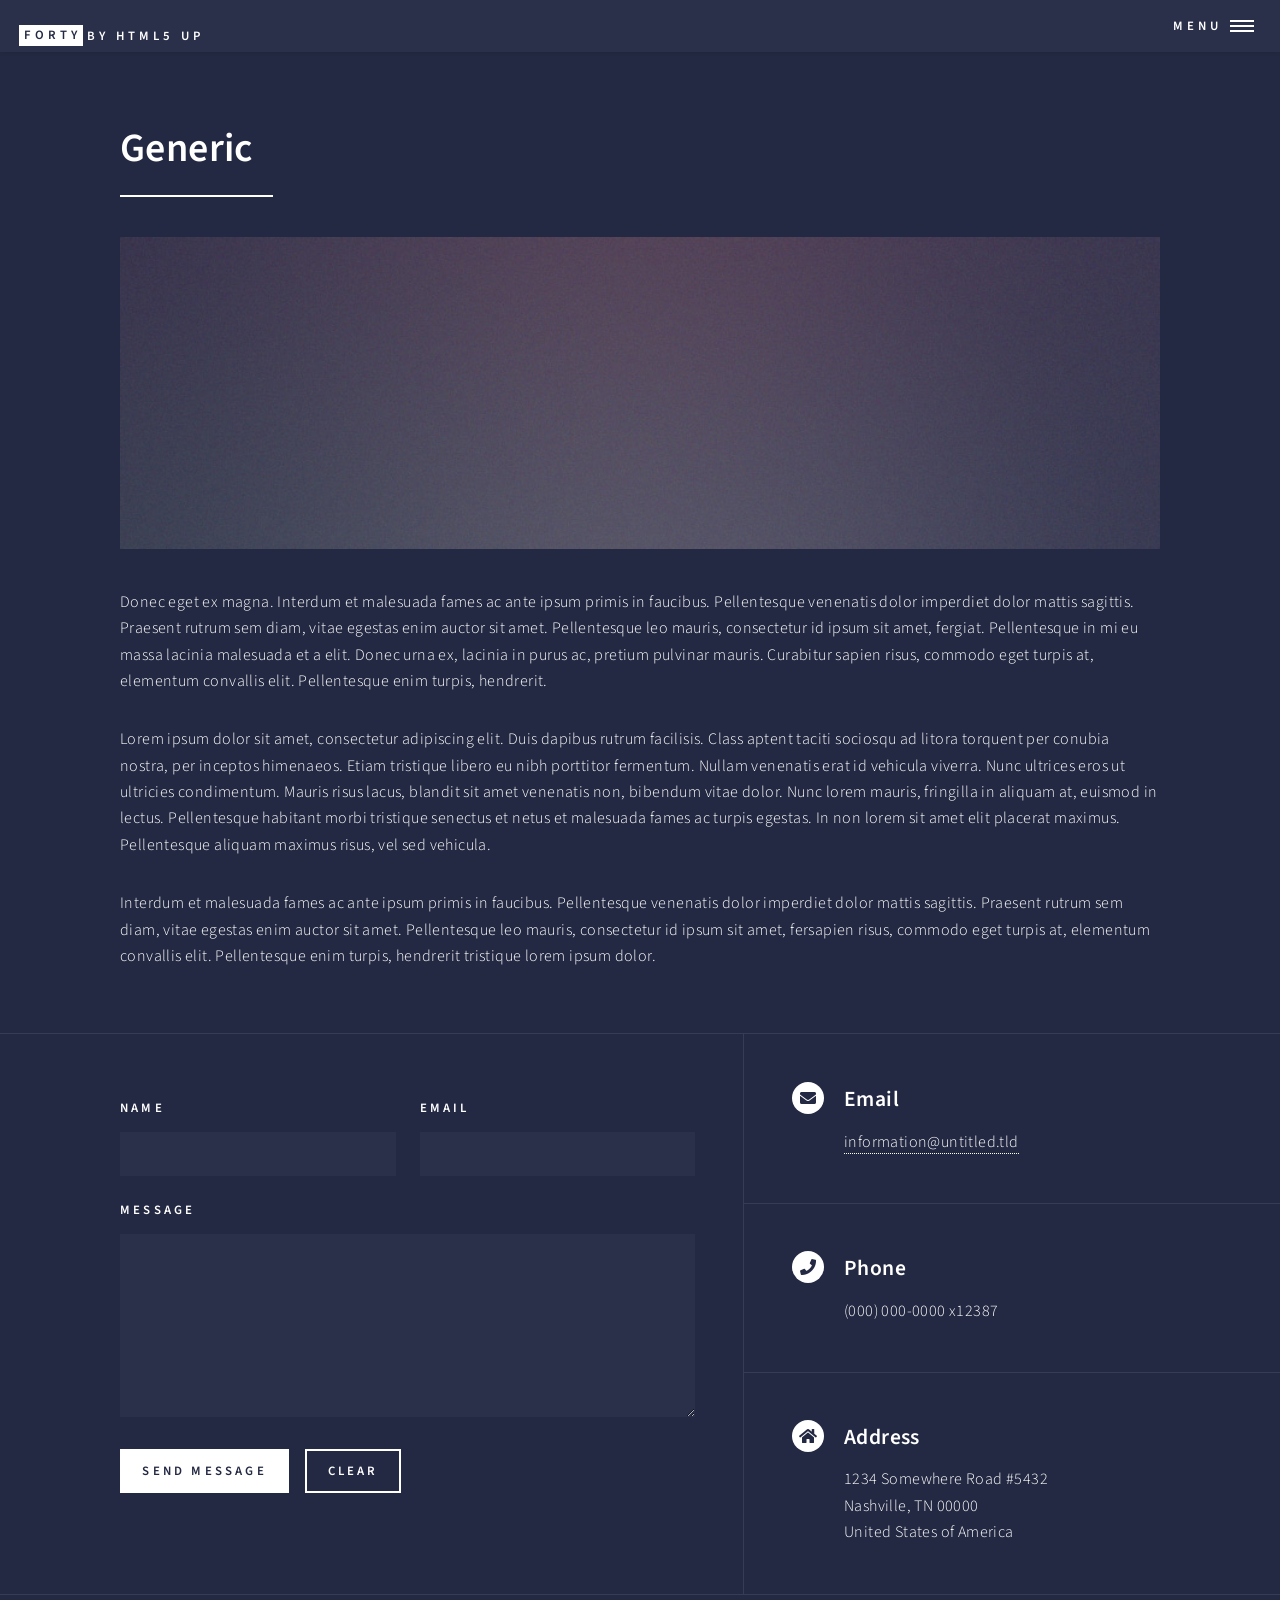
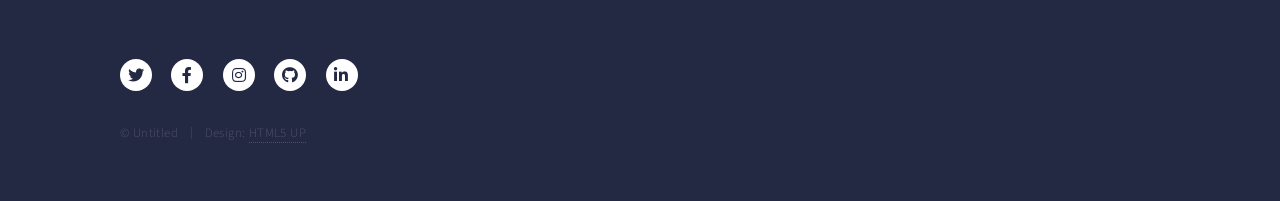
<file: generic.html>
<!DOCTYPE HTML>
<!--
	Forty by HTML5 UP
	html5up.net | @ajlkn
	Free for personal and commercial use under the CCA 3.0 license (html5up.net/license)
-->
<html>
	<head>
		<title>Generic - Forty by HTML5 UP</title>
		<meta charset="utf-8" />
		<meta name="viewport" content="width=device-width, initial-scale=1, user-scalable=no" />
		<link rel="stylesheet" href="assets/css/main.css" />
		<noscript><link rel="stylesheet" href="assets/css/noscript.css" /></noscript>
	</head>
	<body class="is-preload">

		<!-- Wrapper -->
			<div id="wrapper">

				<!-- Header -->
					<header id="header">
						<a href="index.html" class="logo"><strong>Forty</strong> <span>by HTML5 UP</span></a>
						<nav>
							<a href="#menu">Menu</a>
						</nav>
					</header>

				<!-- Menu -->
					<nav id="menu">
						<ul class="links">
							<li><a href="index.html">Home</a></li>
							<li><a href="visualmedia.html">Visual Media</a></li>
							<li><a href="digitalproducts.html">Digital Products</a></li>
						</ul>
					</nav>

				<!-- Main -->
					<div id="main" class="alt">

						<!-- One -->
							<section id="one">
								<div class="inner">
									<header class="major">
										<h1>Generic</h1>
									</header>
									<span class="image main"><img src="images/pic11.jpg" alt="" /></span>
									<p>Donec eget ex magna. Interdum et malesuada fames ac ante ipsum primis in faucibus. Pellentesque venenatis dolor imperdiet dolor mattis sagittis. Praesent rutrum sem diam, vitae egestas enim auctor sit amet. Pellentesque leo mauris, consectetur id ipsum sit amet, fergiat. Pellentesque in mi eu massa lacinia malesuada et a elit. Donec urna ex, lacinia in purus ac, pretium pulvinar mauris. Curabitur sapien risus, commodo eget turpis at, elementum convallis elit. Pellentesque enim turpis, hendrerit.</p>
									<p>Lorem ipsum dolor sit amet, consectetur adipiscing elit. Duis dapibus rutrum facilisis. Class aptent taciti sociosqu ad litora torquent per conubia nostra, per inceptos himenaeos. Etiam tristique libero eu nibh porttitor fermentum. Nullam venenatis erat id vehicula viverra. Nunc ultrices eros ut ultricies condimentum. Mauris risus lacus, blandit sit amet venenatis non, bibendum vitae dolor. Nunc lorem mauris, fringilla in aliquam at, euismod in lectus. Pellentesque habitant morbi tristique senectus et netus et malesuada fames ac turpis egestas. In non lorem sit amet elit placerat maximus. Pellentesque aliquam maximus risus, vel sed vehicula.</p>
									<p>Interdum et malesuada fames ac ante ipsum primis in faucibus. Pellentesque venenatis dolor imperdiet dolor mattis sagittis. Praesent rutrum sem diam, vitae egestas enim auctor sit amet. Pellentesque leo mauris, consectetur id ipsum sit amet, fersapien risus, commodo eget turpis at, elementum convallis elit. Pellentesque enim turpis, hendrerit tristique lorem ipsum dolor.</p>
								</div>
							</section>

					</div>

				<!-- Contact -->
					<section id="contact">
						<div class="inner">
							<section>
								<form method="post" action="#">
									<div class="fields">
										<div class="field half">
											<label for="name">Name</label>
											<input type="text" name="name" id="name" />
										</div>
										<div class="field half">
											<label for="email">Email</label>
											<input type="text" name="email" id="email" />
										</div>
										<div class="field">
											<label for="message">Message</label>
											<textarea name="message" id="message" rows="6"></textarea>
										</div>
									</div>
									<ul class="actions">
										<li><input type="submit" value="Send Message" class="primary" /></li>
										<li><input type="reset" value="Clear" /></li>
									</ul>
								</form>
							</section>
							<section class="split">
								<section>
									<div class="contact-method">
										<span class="icon solid alt fa-envelope"></span>
										<h3>Email</h3>
										<a href="#">information@untitled.tld</a>
									</div>
								</section>
								<section>
									<div class="contact-method">
										<span class="icon solid alt fa-phone"></span>
										<h3>Phone</h3>
										<span>(000) 000-0000 x12387</span>
									</div>
								</section>
								<section>
									<div class="contact-method">
										<span class="icon solid alt fa-home"></span>
										<h3>Address</h3>
										<span>1234 Somewhere Road #5432<br />
										Nashville, TN 00000<br />
										United States of America</span>
									</div>
								</section>
							</section>
						</div>
					</section>

				<!-- Footer -->
					<footer id="footer">
						<div class="inner">
							<ul class="icons">
								<li><a href="#" class="icon brands alt fa-twitter"><span class="label">Twitter</span></a></li>
								<li><a href="#" class="icon brands alt fa-facebook-f"><span class="label">Facebook</span></a></li>
								<li><a href="#" class="icon brands alt fa-instagram"><span class="label">Instagram</span></a></li>
								<li><a href="#" class="icon brands alt fa-github"><span class="label">GitHub</span></a></li>
								<li><a href="#" class="icon brands alt fa-linkedin-in"><span class="label">LinkedIn</span></a></li>
							</ul>
							<ul class="copyright">
								<li>&copy; Untitled</li><li>Design: <a href="https://html5up.net">HTML5 UP</a></li>
							</ul>
						</div>
					</footer>

			</div>

		<!-- Scripts -->
			<script src="assets/js/jquery.min.js"></script>
			<script src="assets/js/jquery.scrolly.min.js"></script>
			<script src="assets/js/jquery.scrollex.min.js"></script>
			<script src="assets/js/browser.min.js"></script>
			<script src="assets/js/breakpoints.min.js"></script>
			<script src="assets/js/util.js"></script>
			<script src="assets/js/main.js"></script>

	</body>
</html>
</file>
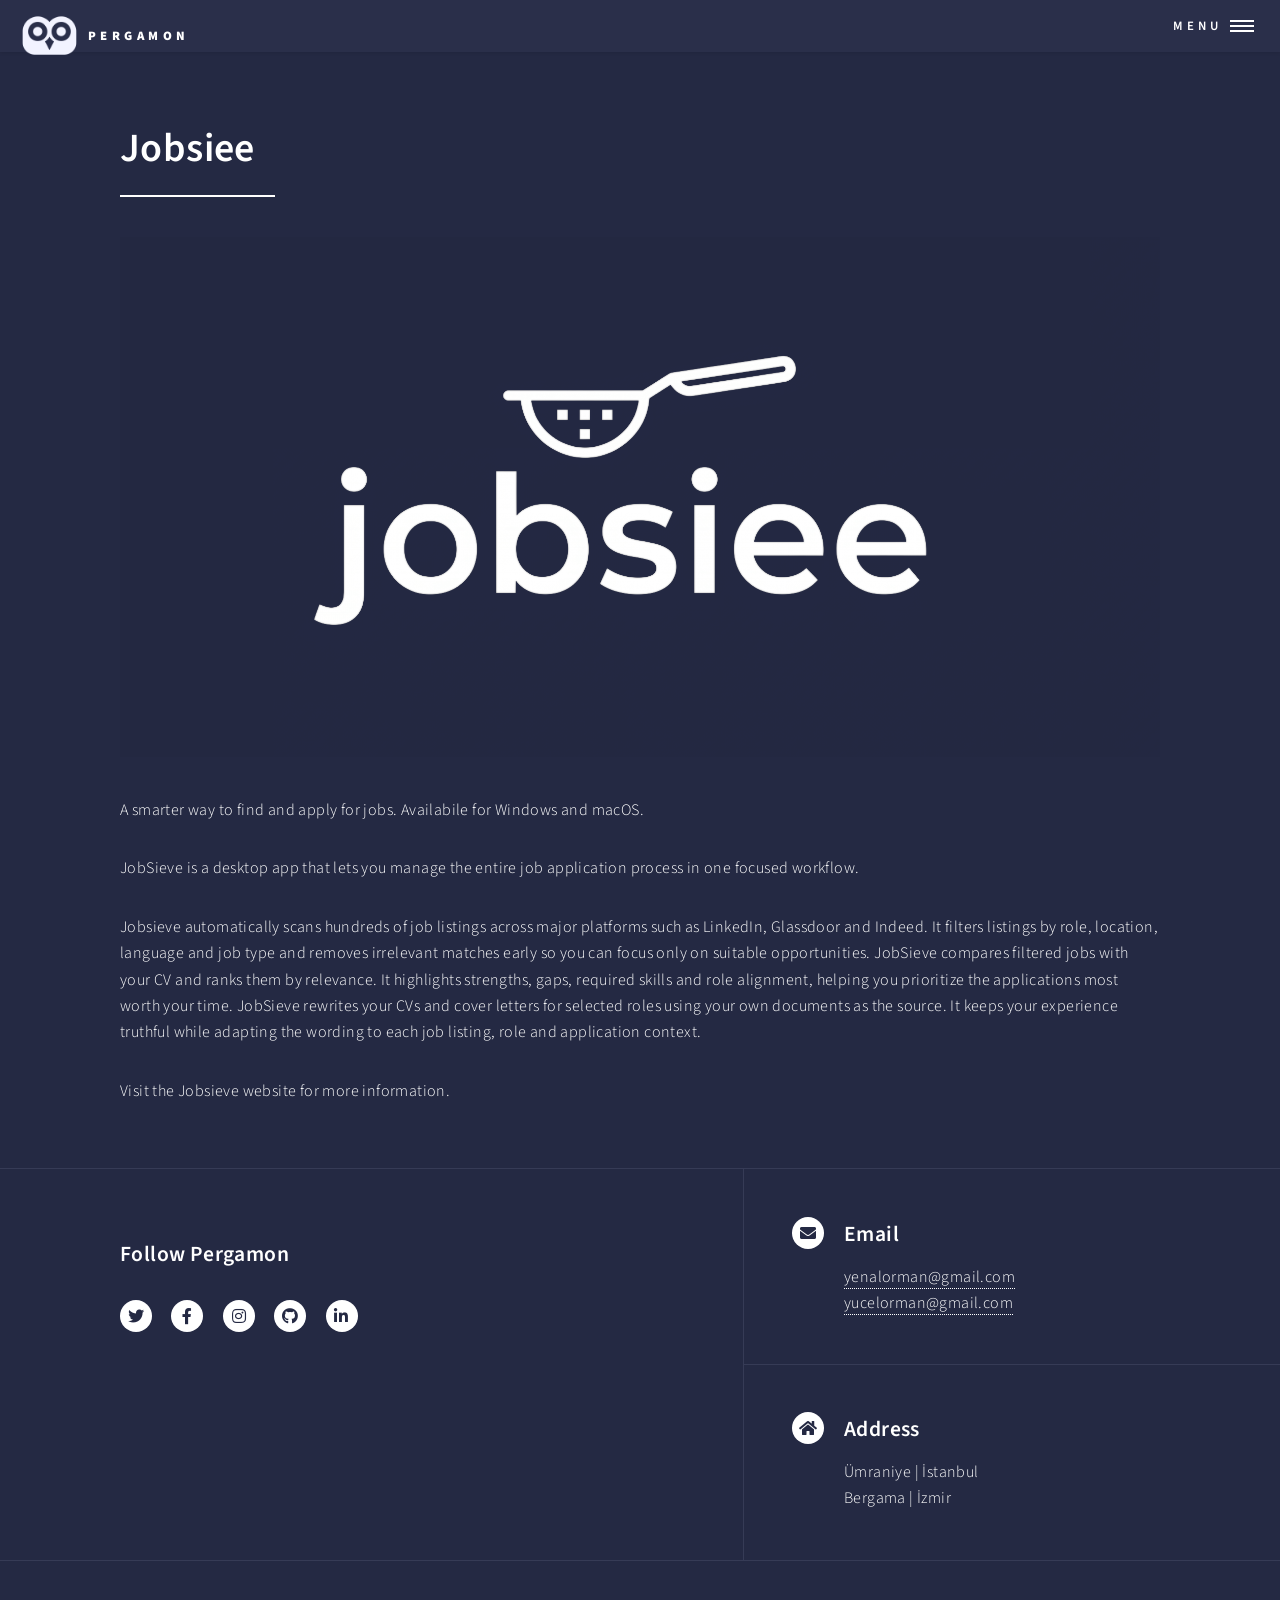
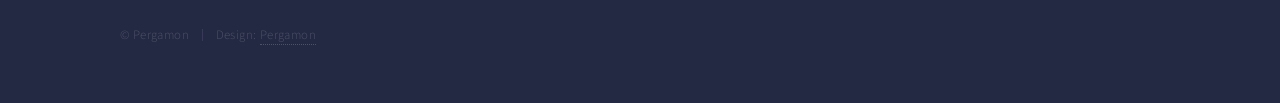
<file: jobsiee.html>
<!DOCTYPE HTML>
<!--
	Forty by HTML5 UP
	html5up.net | @ajlkn
	Free for personal and commercial use under the CCA 3.0 license (html5up.net/license)
-->
<html>
	<head>
		<title>Jobsiee - Pergamon Ltd.</title>
		<meta charset="utf-8" />
		<meta name="viewport" content="width=device-width, initial-scale=1, user-scalable=no" />
		<link rel="stylesheet" href="assets/css/main.css" />
		<noscript><link rel="stylesheet" href="assets/css/noscript.css" /></noscript>
	</head>
	<body class="is-preload">

		<!-- Wrapper -->
			<div id="wrapper">

				<!-- Header -->
					<header id="header">
						<a href="index.html" class="logo"><img src="images/pergamon logo beyaz kucuk.png" alt="Pergamon" /><span class="title">PERGAMON</span></a>
						<nav>
							<a href="#menu">Menu</a>
						</nav>
					</header>

				<!-- Menu -->
					<nav id="menu">
						<ul class="links">
							<li><a href="index.html">Home</a></li>
							<li><a href="visualmedia.html">Visual Media</a></li>
							<li><a href="digitalproducts.html">Digital Products</a></li>
						</ul>
					</nav>

				<!-- Main -->
					<div id="main" class="alt">

						<!-- One -->
							<section id="one">
								<div class="inner">
									<header class="major">
										<h1>Jobsiee</h1>
									</header>
									<span class="image main"><img src="images/jobsiee logo alpha_00000.png" alt="" /></span>
									<p>A smarter way to find and apply for jobs. Availabile for Windows and macOS.</p>
									<p>JobSieve is a desktop app that lets you manage the entire job application 
										process in one focused workflow.</p>
									<p>Jobsieve automatically scans hundreds of job listings 
										across major platforms such as LinkedIn, Glassdoor and Indeed. It filters listings by role, 
										location, language and job type and removes irrelevant matches early so you can focus only on suitable opportunities. JobSieve compares filtered jobs with your CV and ranks them by relevance. 
										It highlights strengths, gaps, required skills and role alignment, 
										helping you prioritize the applications most worth your time. JobSieve rewrites your CVs and cover letters for selected roles using your 
										own documents as the source. It keeps your experience truthful while adapting the wording to each job listing, role and application context.</p> 

									<p>Visit the Jobsieve website for more information.</p>

								


								</div>
							</section>

					</div>

				<!-- Contact -->
					<section id="contact">
						<div class="inner">
							<section>
								<div class="contact-social">
									<h3>Follow Pergamon</h3>
									<ul class="icons">
										<li><a href="https://x.com/yenalorman" class="icon brands alt fa-twitter"><span class="label">Twitter</span></a></li>
										<li><a href="https://www.facebook.com/yenal.orman" class="icon brands alt fa-facebook-f"><span class="label">Facebook</span></a></li>
										<li><a href="https://www.instagram.com/yenalorman/" class="icon brands alt fa-instagram"><span class="label">Instagram</span></a></li>
										<li><a href="https://github.com/yenalorman/" class="icon brands alt fa-github"><span class="label">GitHub</span></a></li>
										<li><a href="https://www.linkedin.com/in/yenal-orman-630a6335/" class="icon brands alt fa-linkedin-in"><span class="label">LinkedIn</span></a></li>
									</ul>
								</div>
							</section>
							<section class="split">
								<section>
									<div class="contact-method">
										<span class="icon solid alt fa-envelope"></span>
										<h3>Email</h3>
										<a href="#">yenalorman@gmail.com</a>
										<a href="#">yucelorman@gmail.com</a>
									</div>
								</section>
								<section>
									<div class="contact-method">
										<span class="icon solid alt fa-home"></span>
										<h3>Address</h3>
										<span>Ümraniye | İstanbul<br />
										Bergama | İzmir<br />
										</span>
									</div>
								</section>
							</section>
						</div>
					</section>

				<!-- Footer -->
					<footer id="footer">
						<div class="inner">
							<ul class="copyright">
								<li>&copy; Pergamon</li><li>Design: <a href="https://www.pergamonyapim.com">Pergamon</a></li>
							</ul>
						</div>
					</footer>

			</div>

		<!-- Scripts -->
			<script src="assets/js/jquery.min.js"></script>
			<script src="assets/js/jquery.scrolly.min.js"></script>
			<script src="assets/js/jquery.scrollex.min.js"></script>
			<script src="assets/js/browser.min.js"></script>
			<script src="assets/js/breakpoints.min.js"></script>
			<script src="assets/js/util.js"></script>
			<script src="assets/js/main.js"></script>

	</body>
</html>
</file>
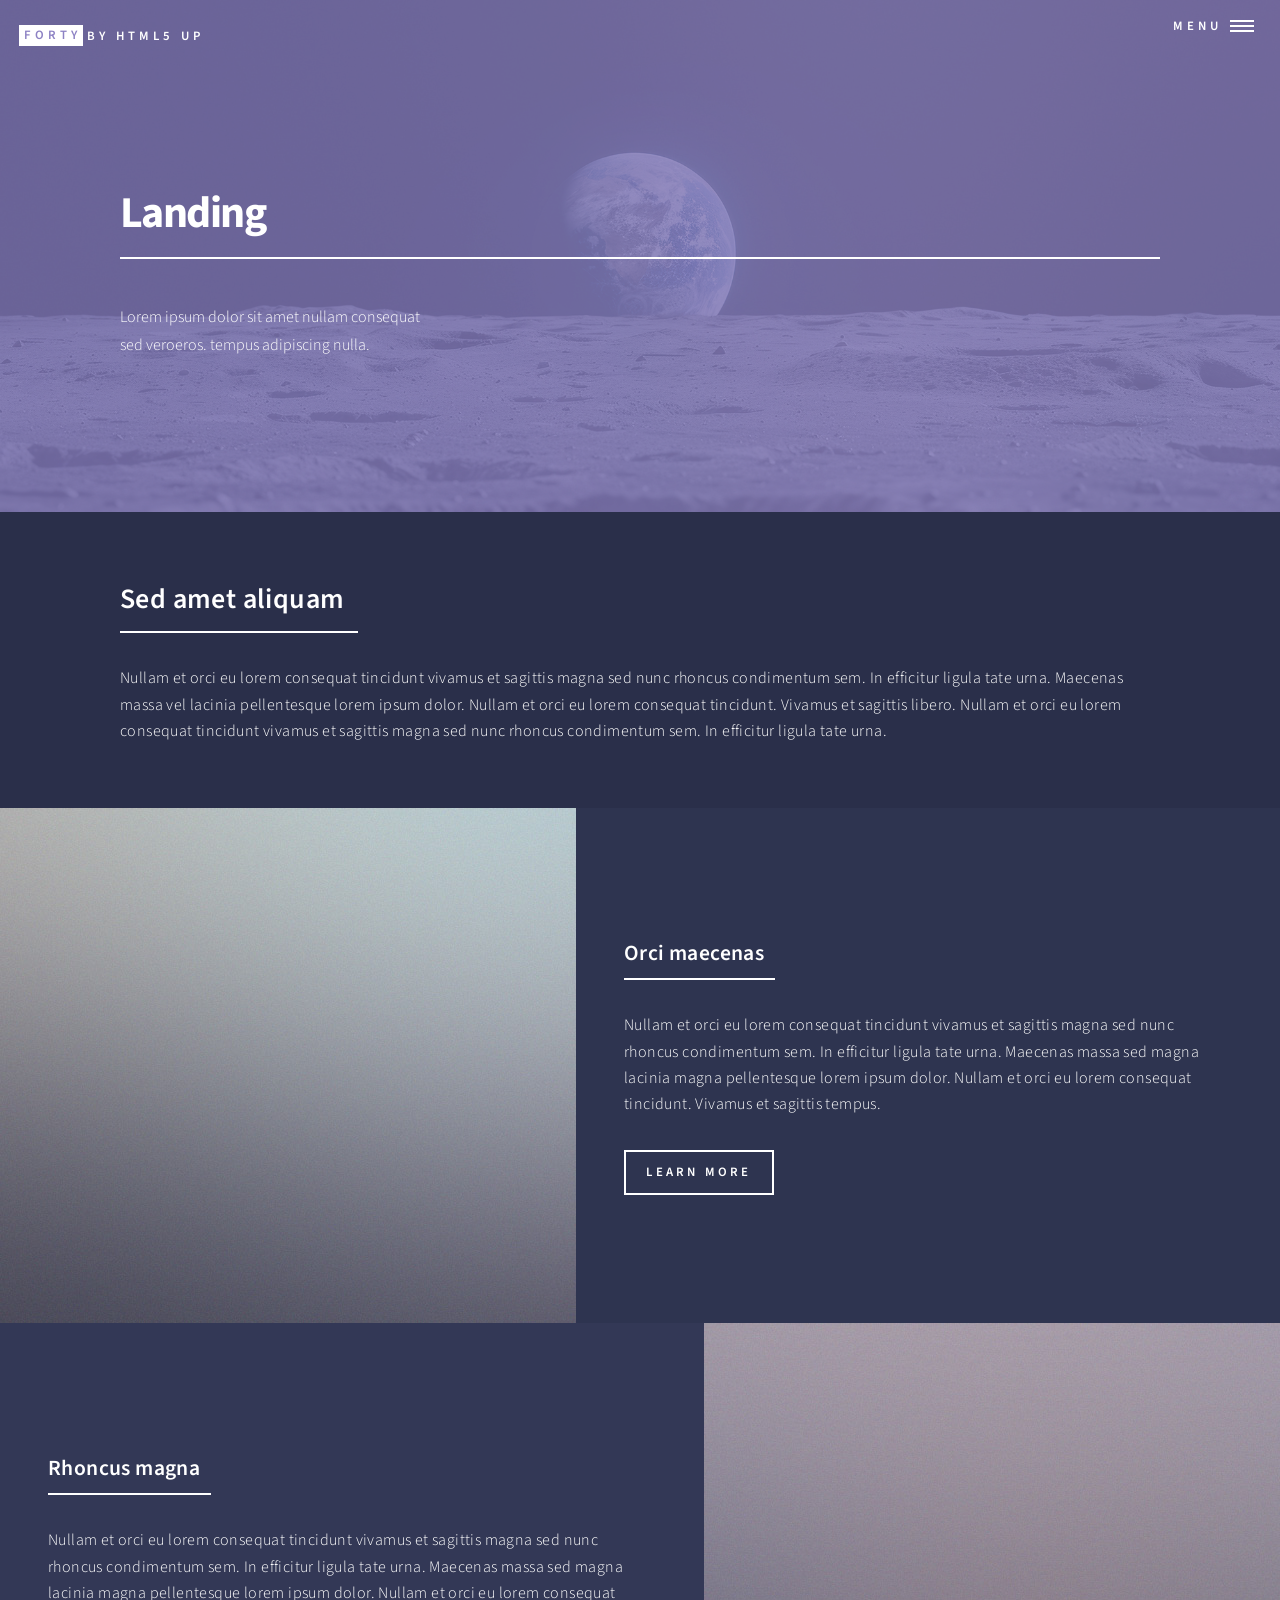
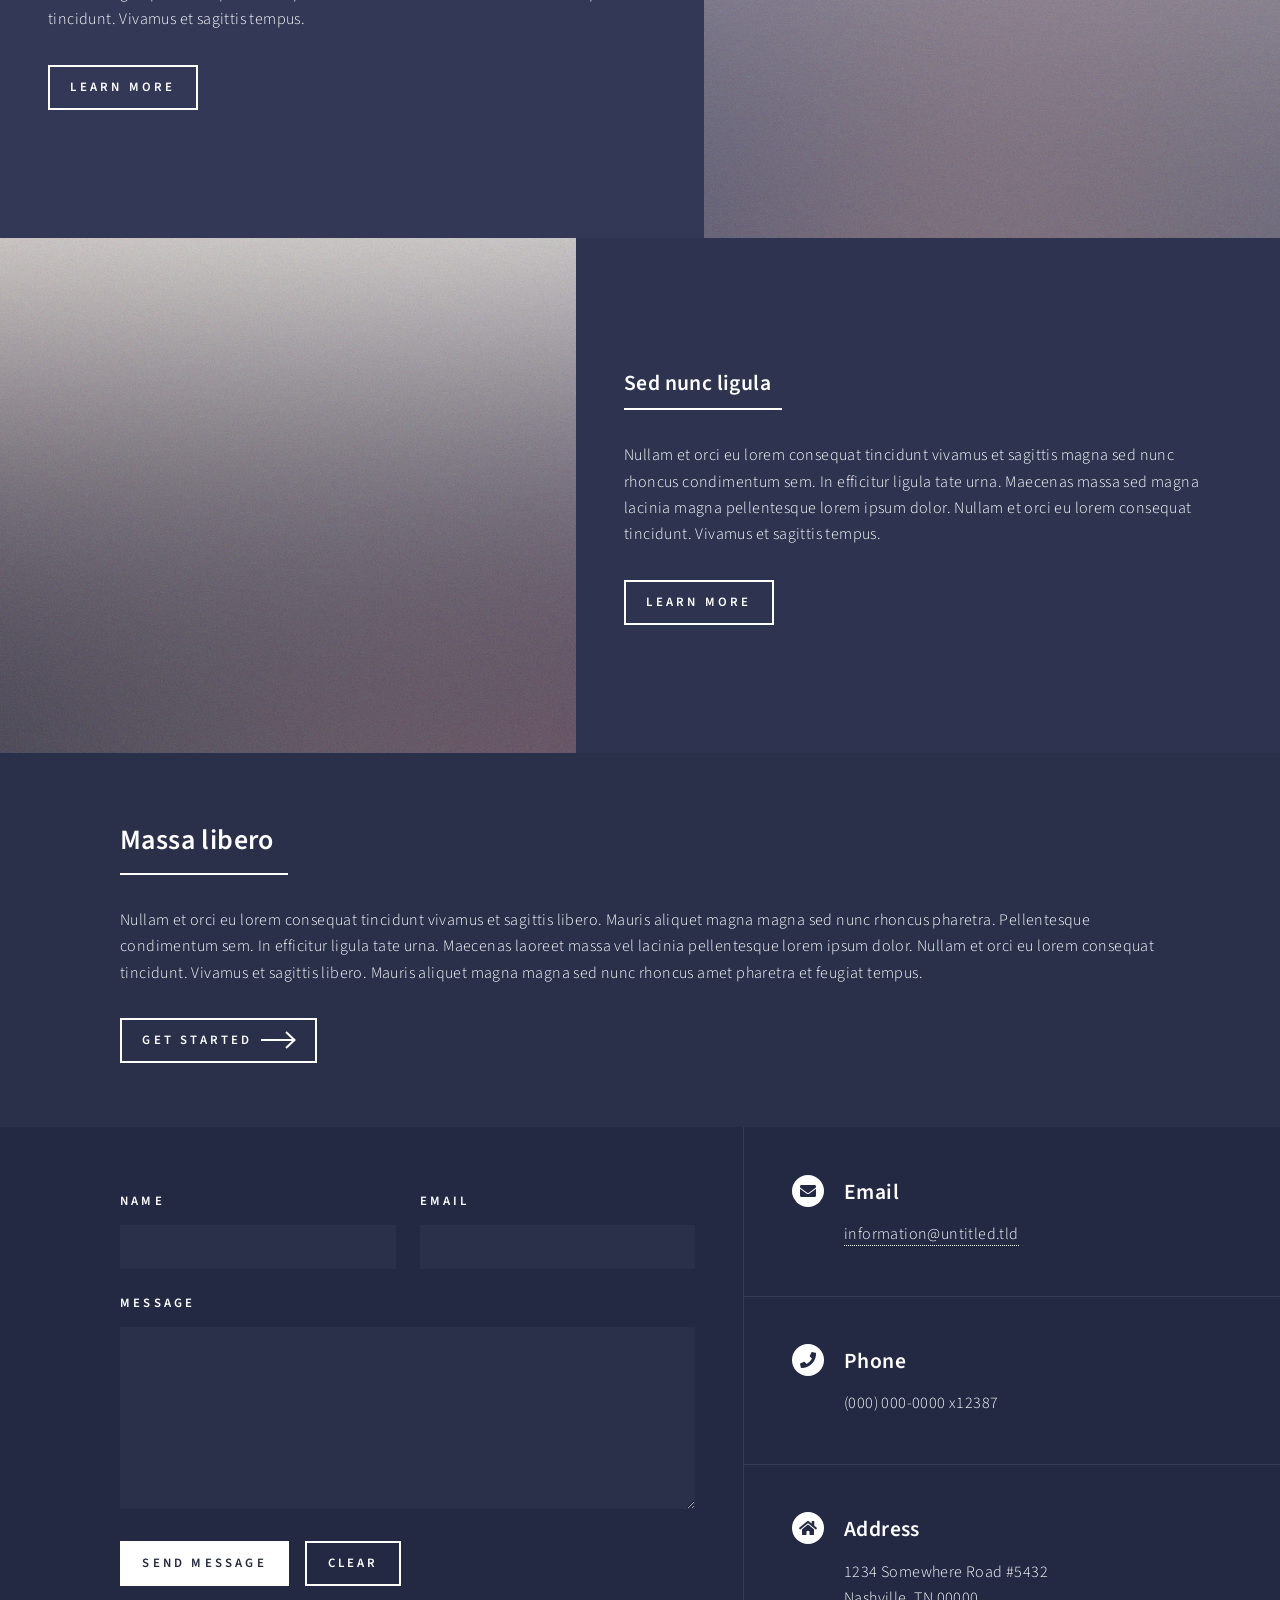
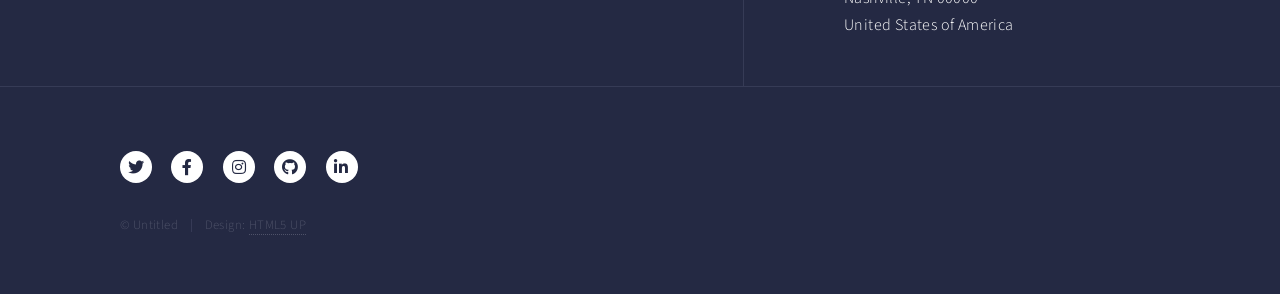
<file: landing.html>
<!DOCTYPE HTML>
<!--
	Forty by HTML5 UP
	html5up.net | @ajlkn
	Free for personal and commercial use under the CCA 3.0 license (html5up.net/license)
-->
<html>
	<head>
		<title>Landing - Forty by HTML5 UP</title>
		<meta charset="utf-8" />
		<meta name="viewport" content="width=device-width, initial-scale=1, user-scalable=no" />
		<link rel="stylesheet" href="assets/css/main.css" />
		<noscript><link rel="stylesheet" href="assets/css/noscript.css" /></noscript>
	</head>
	<body class="is-preload">

		<!-- Wrapper -->
			<div id="wrapper">

				<!-- Header -->
				<!-- Note: The "styleN" class below should match that of the banner element. -->
					<header id="header" class="alt style2">
						<a href="index.html" class="logo"><strong>Forty</strong> <span>by HTML5 UP</span></a>
						<nav>
							<a href="#menu">Menu</a>
						</nav>
					</header>

				<!-- Menu -->
					<nav id="menu">
						<ul class="links">
							<li><a href="index.html">Home</a></li>
							<li><a href="visualmedia.html">Visual Media</a></li>
							<li><a href="digitalproducts.html">Digital Products</a></li>
						</ul>
					</nav>

				<!-- Banner -->
				<!-- Note: The "styleN" class below should match that of the header element. -->
					<section id="banner" class="style2">
						<div class="inner">
							<span class="image">
								<img src="images/pic07.jpg" alt="" />
							</span>
							<header class="major">
								<h1>Landing</h1>
							</header>
							<div class="content">
								<p>Lorem ipsum dolor sit amet nullam consequat<br />
								sed veroeros. tempus adipiscing nulla.</p>
							</div>
						</div>
					</section>

				<!-- Main -->
					<div id="main">

						<!-- One -->
							<section id="one">
								<div class="inner">
									<header class="major">
										<h2>Sed amet aliquam</h2>
									</header>
									<p>Nullam et orci eu lorem consequat tincidunt vivamus et sagittis magna sed nunc rhoncus condimentum sem. In efficitur ligula tate urna. Maecenas massa vel lacinia pellentesque lorem ipsum dolor. Nullam et orci eu lorem consequat tincidunt. Vivamus et sagittis libero. Nullam et orci eu lorem consequat tincidunt vivamus et sagittis magna sed nunc rhoncus condimentum sem. In efficitur ligula tate urna.</p>
								</div>
							</section>

						<!-- Two -->
							<section id="two" class="spotlights">
								<section>
									<a href="generic.html" class="image">
										<img src="images/pic08.jpg" alt="" data-position="center center" />
									</a>
									<div class="content">
										<div class="inner">
											<header class="major">
												<h3>Orci maecenas</h3>
											</header>
											<p>Nullam et orci eu lorem consequat tincidunt vivamus et sagittis magna sed nunc rhoncus condimentum sem. In efficitur ligula tate urna. Maecenas massa sed magna lacinia magna pellentesque lorem ipsum dolor. Nullam et orci eu lorem consequat tincidunt. Vivamus et sagittis tempus.</p>
											<ul class="actions">
												<li><a href="generic.html" class="button">Learn more</a></li>
											</ul>
										</div>
									</div>
								</section>
								<section>
									<a href="generic.html" class="image">
										<img src="images/pic09.jpg" alt="" data-position="top center" />
									</a>
									<div class="content">
										<div class="inner">
											<header class="major">
												<h3>Rhoncus magna</h3>
											</header>
											<p>Nullam et orci eu lorem consequat tincidunt vivamus et sagittis magna sed nunc rhoncus condimentum sem. In efficitur ligula tate urna. Maecenas massa sed magna lacinia magna pellentesque lorem ipsum dolor. Nullam et orci eu lorem consequat tincidunt. Vivamus et sagittis tempus.</p>
											<ul class="actions">
												<li><a href="generic.html" class="button">Learn more</a></li>
											</ul>
										</div>
									</div>
								</section>
								<section>
									<a href="generic.html" class="image">
										<img src="images/pic10.jpg" alt="" data-position="25% 25%" />
									</a>
									<div class="content">
										<div class="inner">
											<header class="major">
												<h3>Sed nunc ligula</h3>
											</header>
											<p>Nullam et orci eu lorem consequat tincidunt vivamus et sagittis magna sed nunc rhoncus condimentum sem. In efficitur ligula tate urna. Maecenas massa sed magna lacinia magna pellentesque lorem ipsum dolor. Nullam et orci eu lorem consequat tincidunt. Vivamus et sagittis tempus.</p>
											<ul class="actions">
												<li><a href="generic.html" class="button">Learn more</a></li>
											</ul>
										</div>
									</div>
								</section>
							</section>

						<!-- Three -->
							<section id="three">
								<div class="inner">
									<header class="major">
										<h2>Massa libero</h2>
									</header>
									<p>Nullam et orci eu lorem consequat tincidunt vivamus et sagittis libero. Mauris aliquet magna magna sed nunc rhoncus pharetra. Pellentesque condimentum sem. In efficitur ligula tate urna. Maecenas laoreet massa vel lacinia pellentesque lorem ipsum dolor. Nullam et orci eu lorem consequat tincidunt. Vivamus et sagittis libero. Mauris aliquet magna magna sed nunc rhoncus amet pharetra et feugiat tempus.</p>
									<ul class="actions">
										<li><a href="generic.html" class="button next">Get Started</a></li>
									</ul>
								</div>
							</section>

					</div>

				<!-- Contact -->
					<section id="contact">
						<div class="inner">
							<section>
								<form method="post" action="#">
									<div class="fields">
										<div class="field half">
											<label for="name">Name</label>
											<input type="text" name="name" id="name" />
										</div>
										<div class="field half">
											<label for="email">Email</label>
											<input type="text" name="email" id="email" />
										</div>
										<div class="field">
											<label for="message">Message</label>
											<textarea name="message" id="message" rows="6"></textarea>
										</div>
									</div>
									<ul class="actions">
										<li><input type="submit" value="Send Message" class="primary" /></li>
										<li><input type="reset" value="Clear" /></li>
									</ul>
								</form>
							</section>
							<section class="split">
								<section>
									<div class="contact-method">
										<span class="icon solid alt fa-envelope"></span>
										<h3>Email</h3>
										<a href="#">information@untitled.tld</a>
									</div>
								</section>
								<section>
									<div class="contact-method">
										<span class="icon solid alt fa-phone"></span>
										<h3>Phone</h3>
										<span>(000) 000-0000 x12387</span>
									</div>
								</section>
								<section>
									<div class="contact-method">
										<span class="icon solid alt fa-home"></span>
										<h3>Address</h3>
										<span>1234 Somewhere Road #5432<br />
										Nashville, TN 00000<br />
										United States of America</span>
									</div>
								</section>
							</section>
						</div>
					</section>

				<!-- Footer -->
					<footer id="footer">
						<div class="inner">
							<ul class="icons">
								<li><a href="#" class="icon brands alt fa-twitter"><span class="label">Twitter</span></a></li>
								<li><a href="#" class="icon brands alt fa-facebook-f"><span class="label">Facebook</span></a></li>
								<li><a href="#" class="icon brands alt fa-instagram"><span class="label">Instagram</span></a></li>
								<li><a href="#" class="icon brands alt fa-github"><span class="label">GitHub</span></a></li>
								<li><a href="#" class="icon brands alt fa-linkedin-in"><span class="label">LinkedIn</span></a></li>
							</ul>
							<ul class="copyright">
								<li>&copy; Untitled</li><li>Design: <a href="https://html5up.net">HTML5 UP</a></li>
							</ul>
						</div>
					</footer>

			</div>

		<!-- Scripts -->
			<script src="assets/js/jquery.min.js"></script>
			<script src="assets/js/jquery.scrolly.min.js"></script>
			<script src="assets/js/jquery.scrollex.min.js"></script>
			<script src="assets/js/browser.min.js"></script>
			<script src="assets/js/breakpoints.min.js"></script>
			<script src="assets/js/util.js"></script>
			<script src="assets/js/main.js"></script>

	</body>
</html>
</file>
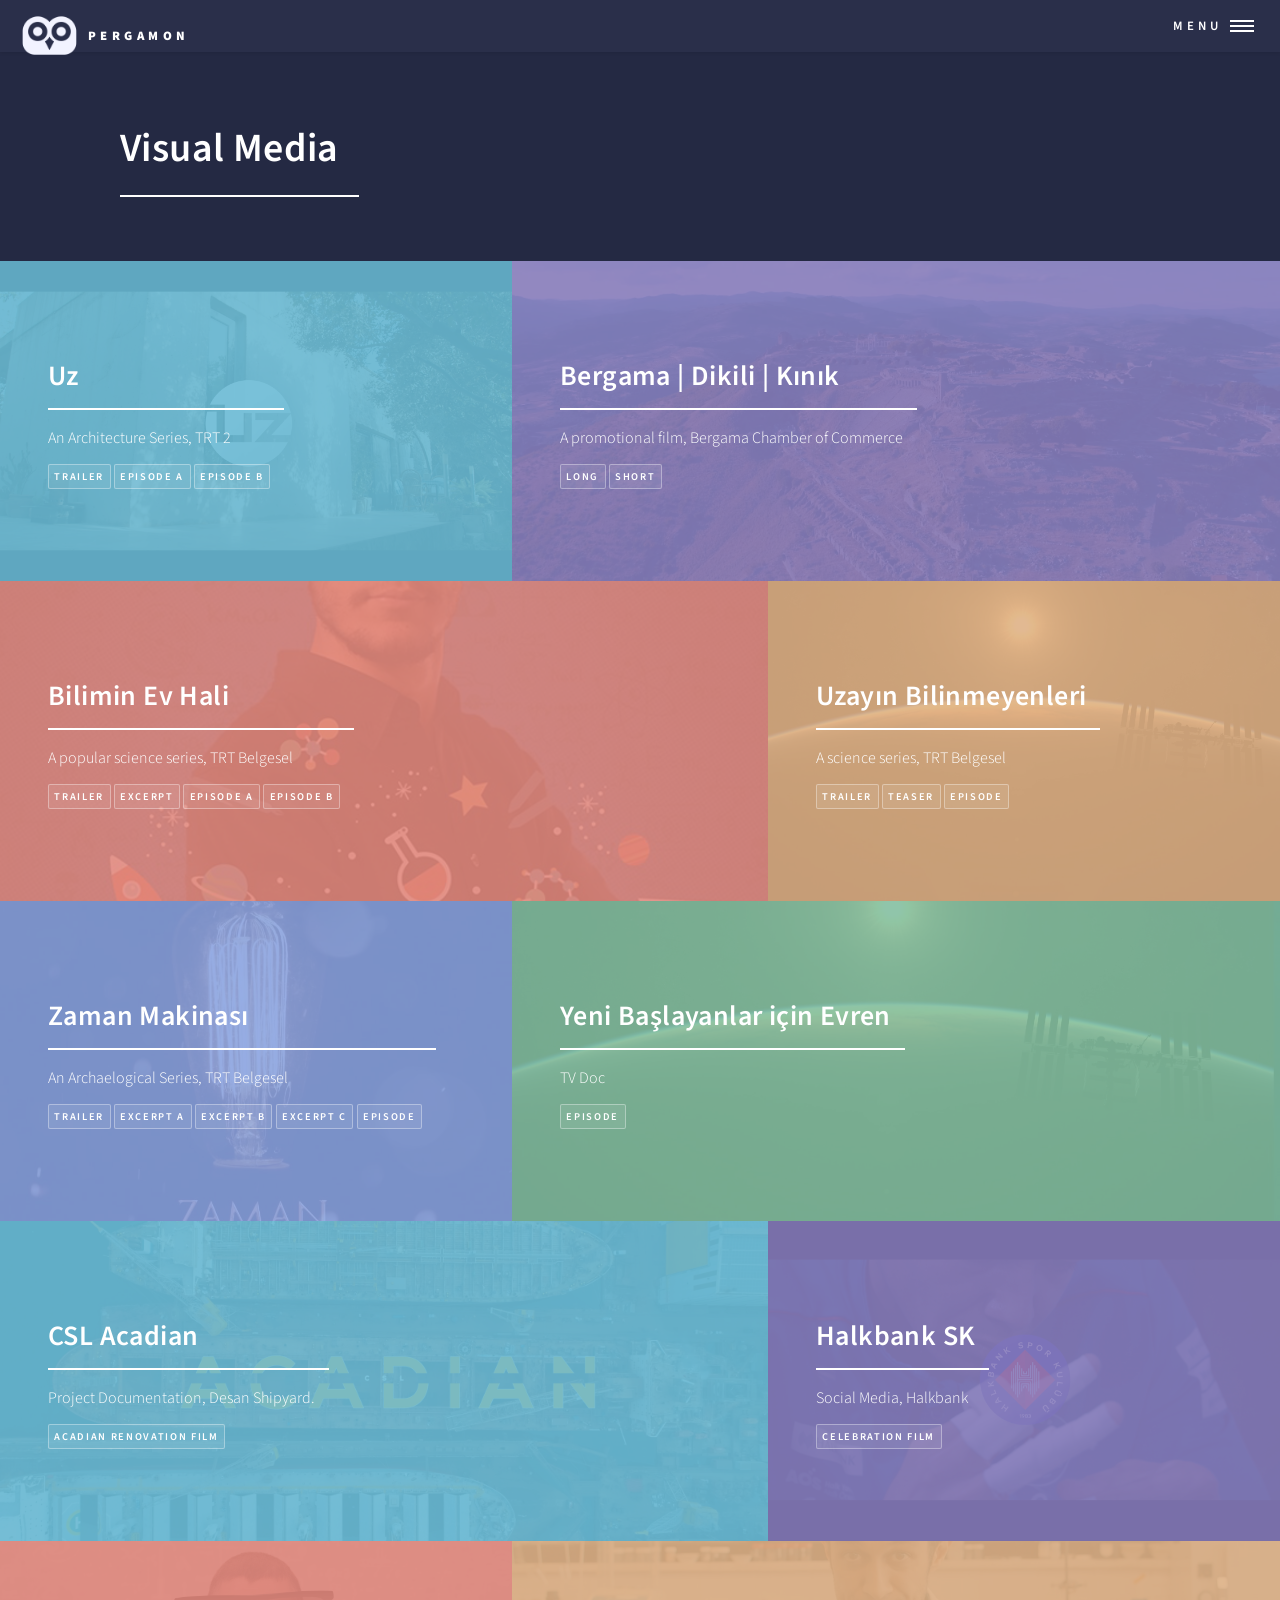
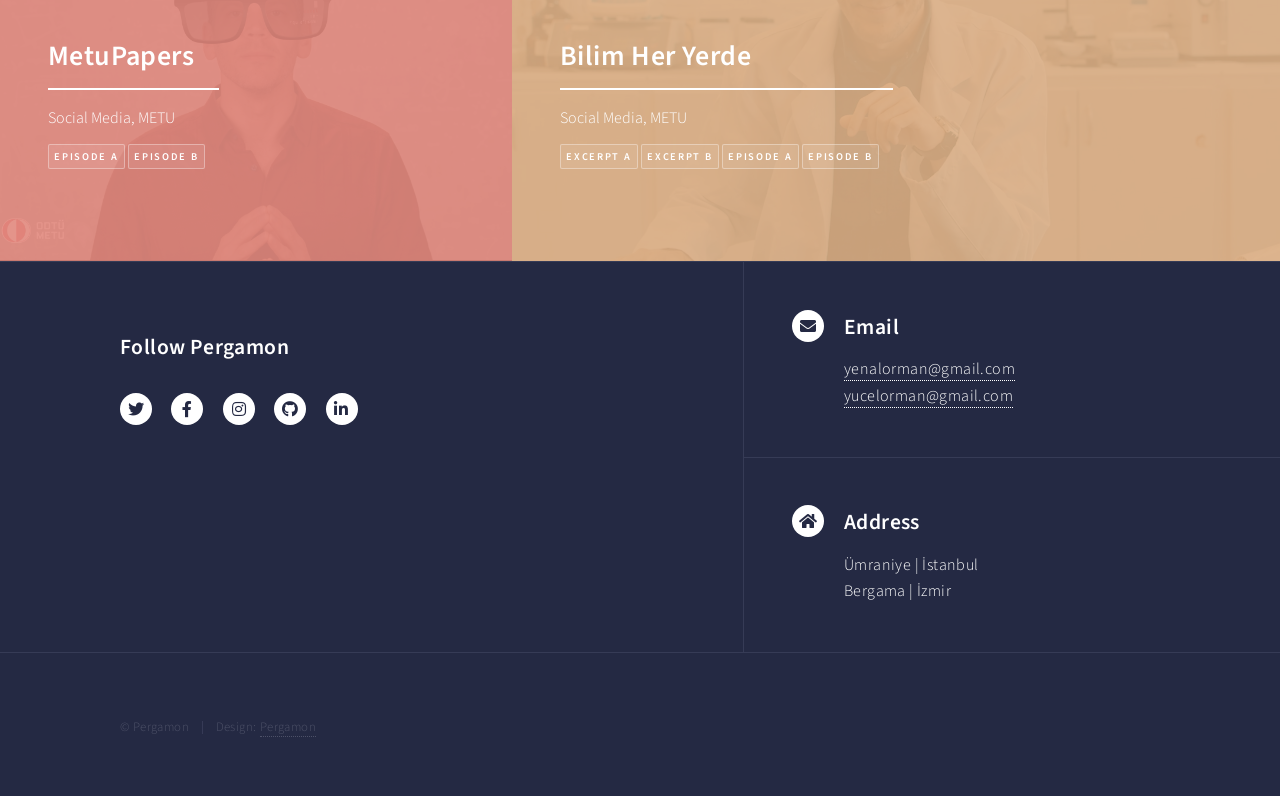
<file: visualmedia.html>
<!DOCTYPE HTML>
<!--
-->
<html>
	<head>
		<title>Visual Media - Pergamon Ltd.</title>
		<meta charset="utf-8" />
		<meta name="viewport" content="width=device-width, initial-scale=1, user-scalable=no" />
		<link rel="stylesheet" href="assets/css/main.css" />
		<noscript><link rel="stylesheet" href="assets/css/noscript.css" /></noscript>
	</head>
	<body class="is-preload">

		<!-- Wrapper -->
			<div id="wrapper">

				<!-- Header -->
					<header id="header">
						<a href="index.html" class="logo"><img src="images/pergamon logo beyaz kucuk.png" alt="Pergamon" /><span class="title">PERGAMON</span></a>
						<nav>
							<a href="#menu">Menu</a>
						</nav>
					</header>

				<!-- Menu -->
					<nav id="menu">
						<ul class="links">
							<li><a href="index.html">Home</a></li>
							<li><a href="visualmedia.html">Visual Media</a></li>
							<li><a href="digitalproducts.html">Digital Products</a></li>
						</ul>
				
					</nav>

				<!-- Main -->
					<div id="main" class="alt">

						<section>
							<div class="inner">
								<header class="major">
									<h1>Visual Media</h1>
								</header>
							</div>
						</section>

						<!-- One -->
							<section id="one" class="tiles">
								<article>
									<span class="image">
										<img src="images/uz.jpg" alt="" />
									</span>
									<header class="major">
										<h3><a href="#" class="link">Uz</a></h3>
										<p>An Architecture Series, TRT 2</p>
										<p class="video-links">
											<a href="https://vimeo.com/909543820?fl=pl&fe=sh" class="video-trigger">Trailer</a>
										
											<a href="https://youtu.be/KzY1LyCqass?si=cchCyP4hpcDHNxCf" class="video-trigger">Episode A</a>
											<a href="https://youtu.be/_0LKGLqTYdk?si=b7eNtXo9RGqZCq-8" class="video-trigger">Episode B</a>
										</p>
									</header>
								</article>
								<article>
									<span class="image">
										<img src="images/berto.jpg" alt="" />
									</span>
									<header class="major">
										<h3><a href="#" class="link">Bergama | Dikili | Kınık</a></h3>
										<p>A promotional film, Bergama Chamber of Commerce</p>
										<p class="video-links">
											<a href="https://youtu.be/z-awczup-54?si=IuM4uDtyjIeVR8jC" class="video-trigger">Long</a>
											<a href="https://vimeo.com/1128978377?fl=pl&fe=sh" class="video-trigger">Short</a>
										</p>
									</header>
								</article>
								<article>
									<span class="image">
										<img src="images/behkucuk.jpg" alt="" />
									</span>
									<header class="major">
										<h3><a href="#" class="link">Bilimin Ev Hali</a></h3>
										<p>A popular science series, TRT Belgesel</p>
										<p class="video-links">
											<a href="https://vimeo.com/309246441?fl=pl&fe=sh" class="video-trigger">Trailer</a>
											<a href="https://youtu.be/GDdJOOSnKwM?si=WjJDHmAG09a-mfLA" class="video-trigger" data-external-only="true">Excerpt</a>
											<a href="https://youtu.be/mqNVMJ-ra8w?si=c8zlOnF4sXnQB_f6" class="video-trigger" data-external-only="true">Episode A</a>
											<a href="https://youtu.be/QlsK-0fNqRE?si=UO2_cYHmbP0W4Mnn" class="video-trigger" data-external-only="true">Episode B</a>
										</p>
									</header>
								</article>
								<article>
									<span class="image">
										<img src="images/ybe.jpeg" alt="" />
									</span>
									<header class="major">
										<h3><a href="#" class="link">Uzayın Bilinmeyenleri</a></h3>
										<p>A science series, TRT Belgesel</p>
										<p class="video-links">
											<a href="https://vimeo.com/462543343?fl=pl&fe=sh" class="video-trigger" >Trailer</a>
											<a href="https://vimeo.com/462544536?fl=pl&fe=sh" class="video-trigger">Teaser</a>
										
											<a href="https://youtu.be/SA2lbGp1NDU?si=D9zmuxBxyGRw07sG" class="video-trigger" data-external-only="true">Episode</a>
										</p>
									</header>
								</article>
								<article>
									<span class="image">
										<img src="images/zamanmak.jpg" alt="" />
									</span>
									<header class="major">
										<h3><a href="#" class="link">Zaman Makinası</a></h3>
										<p>An Archaelogical Series, TRT Belgesel</p>
										<p class="video-links">
											<a href="https://youtu.be/nMY0j0zYVks?si=WZTzkUrosIS9q4zf" class="video-trigger" data-external-only="true">Trailer</a>
											<a href="https://vt.tiktok.com/ZSXfXErQj/" class="video-trigger" >Excerpt A</a>
											<a href="https://vt.tiktok.com/ZSXfXBcBy/" class="video-trigger">Excerpt B</a>
											<a href="https://vt.tiktok.com/ZSXfXdNba/" class="video-trigger">Excerpt C</a>
											<a href="https://youtu.be/mYHiNbJmp7E?si=r1aIOt8lJG1AKb_3" class="video-trigger" data-external-only="true">Episode</a>
										</p>
									</header>
								</article>
								<article>
									<span class="image">
										<img src="images/ybe.jpeg" alt="" />
									</span>
									<header class="major">
										<h3><a href="#" class="link">Yeni Başlayanlar için Evren</a></h3>
										<p>TV Doc</p>
										<p class="video-links">
										
											<a href="https://youtu.be/V2qMyy1cXUY?si=f-NC54RaQBkCCTLb" class="video-trigger" data-external-only="true">Episode</a>
								
										</p>
									</header>
								</article>
								<article>
									<span class="image">
										<img src="images/csl-master0.jpg" alt="" />
									</span>
									<header class="major">
										<h3><a href="#" class="link"> CSL Acadian</a></h3>
										<p>Project Documentation, Desan Shipyard.</p>
										<p class="video-links">
											<a href="https://vimeo.com/1129138530?fl=pl&fe=sh" class="video-trigger">Acadian Renovation Film</a>
										
										</p>
									</header>
								</article>
								<article>
									<span class="image">
										<img src="images/halk.png" alt="" />
									</span>
									<header class="major">
										<h3><a href="#" class="link">Halkbank SK</a></h3>
										<p>Social Media, Halkbank</p>
										<p class="video-links">
											<a href="https://vimeo.com/893102237?fl=pl&fe=sh" class="video-trigger">Celebration Film</a>
										
										</p>
									</header>
								</article>
								<article>
									<span class="image">
										<img src="images/papers.png" alt="" />
									</span>
									<header class="major">
										<h3><a href="#" class="link">MetuPapers</a></h3>
										<p>Social Media, METU</p>
										<p class="video-links">
											
											<a href="https://youtu.be/9YayRXR4h30?si=j-tamw5vMGcI_QDC" class="video-trigger">Episode A</a>
											<a href="https://youtu.be/TNH7oI8LSks?si=48xCl7wduK4Jobul" class="video-trigger">Episode B</a>
										</p>
									</header>
								</article>
								<article>
									<span class="image">
										<img src="images/Untitled-1.jpg" alt="" />
									</span>
									<header class="major">
										<h3><a href="#" class="link">Bilim Her Yerde</a></h3>
										<p>Social Media, METU</p>
										<p class="video-links">
											<a href="https://vt.tiktok.com/ZSXfQ8S94/" class="video-trigger">Excerpt A</a>
											<a href="https://vt.tiktok.com/ZSXANC38t/" class="video-trigger">Excerpt B</a>
											<a href="https://youtu.be/3YgYwj6aa-o?si=dLib5eCbj5VhFCEf" class="video-trigger">Episode A</a>
											<a href="https://youtu.be/QlsK-0fNqRE?si=JE_OKwQ03-ccKkxW" class="video-trigger">Episode B</a>
										</p>
									</header>
								</article>
							</section>

					</div>

				<!-- Contact -->
					<section id="contact">
						<div class="inner">
							<section>
								<div class="contact-social">
									<h3>Follow Pergamon</h3>
									<ul class="icons">
										<li><a href="https://x.com/yenalorman" class="icon brands alt fa-twitter"><span class="label">Twitter</span></a></li>
										<li><a href="https://www.facebook.com/yenal.orman" class="icon brands alt fa-facebook-f"><span class="label">Facebook</span></a></li>
										<li><a href="https://www.instagram.com/yenalorman/" class="icon brands alt fa-instagram"><span class="label">Instagram</span></a></li>
										<li><a href="https://github.com/yenalorman/" class="icon brands alt fa-github"><span class="label">GitHub</span></a></li>
										<li><a href="https://www.linkedin.com/in/yenal-orman-630a6335/" class="icon brands alt fa-linkedin-in"><span class="label">LinkedIn</span></a></li>
									</ul>
								</div>
							</section>
							<section class="split">
								<section>
									<div class="contact-method">
										<span class="icon solid alt fa-envelope"></span>
										<h3>Email</h3>
										<a href="#">yenalorman@gmail.com</a>
										<a href="#">yucelorman@gmail.com</a>
									</div>
								</section>
					
								<section>
									<div class="contact-method">
										<span class="icon solid alt fa-home"></span>
										<h3>Address</h3>
										<span>Ümraniye | İstanbul<br />
										Bergama | İzmir<br />
										</span>
									</div>
								</section>
							</section>
						</div>
					</section>

				<!-- Footer -->
					<footer id="footer">
						<div class="inner">
							<ul class="copyright">
								<li>&copy; Pergamon</li><li>Design: <a href="https://www.pergamonyapim.com">Pergamon</a></li>
							</ul>
						</div>
					</footer>

				<div id="video-modal" class="video-modal" aria-hidden="true">
					<div class="video-modal__dialog" role="dialog" aria-modal="true" aria-label="Video player">
						<button type="button" class="video-modal__close" aria-label="Close video">Close</button>
						<div class="video-modal__frame-wrap">
							<iframe class="video-modal__frame" src="" title="Video player" allow="accelerometer; autoplay; clipboard-write; encrypted-media; gyroscope; picture-in-picture; web-share; fullscreen" allowfullscreen referrerpolicy="strict-origin-when-cross-origin"></iframe>
							<div class="video-modal__fallback" aria-hidden="true">
								<p>Bu video sadece YouTube'da izlenebilir.</p>
								<a href="#" class="video-modal__fallback-link" target="_blank" rel="noopener">YouTube'da izleyin</a>
							</div>
						</div>
					</div>
				</div>

			</div>

		<!-- Scripts -->
			<script src="assets/js/jquery.min.js"></script>
			<script src="assets/js/jquery.scrolly.min.js"></script>
			<script src="assets/js/jquery.scrollex.min.js"></script>
			<script src="assets/js/browser.min.js"></script>
			<script src="assets/js/breakpoints.min.js"></script>
			<script src="assets/js/util.js"></script>
			<script src="assets/js/main.js"></script>
			<script src="assets/js/video-modal.js"></script>

	</body>
</html>
</file>
<file: assets/css/noscript.css>
/*
	Forty by HTML5 UP
	html5up.net | @ajlkn
	Free for personal and commercial use under the CCA 3.0 license (html5up.net/license)
*/

/* Banner */

	body.is-preload #banner:after {
		opacity: 0.85;
	}

	body.is-preload #banner > .inner {
		-moz-filter: none;
		-webkit-filter: none;
		-ms-filter: none;
		filter: none;
		-moz-transform: none;
		-webkit-transform: none;
		-ms-transform: none;
		transform: none;
		opacity: 1;
	}
</file>
<file: assets/css/main.css>
@import url(fontawesome-all.min.css);
@import url("https://fonts.googleapis.com/css?family=Source+Sans+Pro:300,300italic,600,600italic,700,700italic,900,900italic");

/*
	Forty by HTML5 UP
	html5up.net | @ajlkn
	Free for personal and commercial use under the CCA 3.0 license (html5up.net/license)
*/

html, body, div, span, applet, object,
iframe, h1, h2, h3, h4, h5, h6, p, blockquote,
pre, a, abbr, acronym, address, big, cite,
code, del, dfn, em, img, ins, kbd, q, s, samp,
small, strike, strong, sub, sup, tt, var, b,
u, i, center, dl, dt, dd, ol, ul, li, fieldset,
form, label, legend, table, caption, tbody,
tfoot, thead, tr, th, td, article, aside,
canvas, details, embed, figure, figcaption,
footer, header, hgroup, menu, nav, output, ruby,
section, summary, time, mark, audio, video {
	margin: 0;
	padding: 0;
	border: 0;
	font-size: 100%;
	font: inherit;
	vertical-align: baseline;}

article, aside, details, figcaption, figure,
footer, header, hgroup, menu, nav, section {
	display: block;}

[hidden] {
	display: none !important;}

body {
	line-height: 1;
}

ol, ul {
	list-style: none;
}

blockquote, q {
	quotes: none;
}

	blockquote:before, blockquote:after, q:before, q:after {
		content: '';
		content: none;
	}

table {
	border-collapse: collapse;
	border-spacing: 0;
}

body {
	-webkit-text-size-adjust: none;
}

mark {
	background-color: transparent;
	color: inherit;
}

input::-moz-focus-inner {
	border: 0;
	padding: 0;
}

input, select, textarea {
	-moz-appearance: none;
	-webkit-appearance: none;
	-ms-appearance: none;
	appearance: none;
}

/* Basic */

	@-ms-viewport {
		width: device-width;
	}

	body {
		-ms-overflow-style: scrollbar;
	}

	@media screen and (max-width: 480px) {

		html, body {
			min-width: 320px;
		}

	}

	html {
		box-sizing: border-box;
	}

	*, *:before, *:after {
		box-sizing: inherit;
	}

	body {
		background: #242943;
	}

		body.is-preload *, body.is-preload *:before, body.is-preload *:after {
			-moz-animation: none !important;
			-webkit-animation: none !important;
			-ms-animation: none !important;
			animation: none !important;
			-moz-transition: none !important;
			-webkit-transition: none !important;
			-ms-transition: none !important;
			transition: none !important;
		}

/* Type */

	body, input, select, textarea {
		color: #ffffff;
		font-family: "Source Sans Pro", Helvetica, sans-serif;
		font-size: 17pt;
		font-weight: 300;
		letter-spacing: 0.025em;
		line-height: 1.65;
	}

		@media screen and (max-width: 1680px) {

			body, input, select, textarea {
				font-size: 14pt;
			}

		}

		@media screen and (max-width: 1280px) {

			body, input, select, textarea {
				font-size: 12pt;
			}

		}

		@media screen and (max-width: 360px) {

			body, input, select, textarea {
				font-size: 11pt;
			}

		}

	a {
		-moz-transition: color 0.2s ease-in-out, border-bottom-color 0.2s ease-in-out;
		-webkit-transition: color 0.2s ease-in-out, border-bottom-color 0.2s ease-in-out;
		-ms-transition: color 0.2s ease-in-out, border-bottom-color 0.2s ease-in-out;
		transition: color 0.2s ease-in-out, border-bottom-color 0.2s ease-in-out;
		border-bottom: dotted 1px;
		color: inherit;
		text-decoration: none;
	}

		a:hover {
			border-bottom-color: transparent;
			color: #9bf1ff !important;
		}

		a:active {
			color: #53e3fb !important;
		}

	strong, b {
		color: #ffffff;
		font-weight: 600;
	}

	em, i {
		font-style: italic;
	}

	p {
		margin: 0 0 2em 0;
	}

	h1, h2, h3, h4, h5, h6 {
		color: #ffffff;
		font-weight: 600;
		line-height: 1.65;
		margin: 0 0 1em 0;
	}

		h1 a, h2 a, h3 a, h4 a, h5 a, h6 a {
			color: inherit;
			border-bottom: 0;
		}

	h1 {
		font-size: 2.5em;
	}

	h2 {
		font-size: 1.75em;
	}

	h3 {
		font-size: 1.35em;
	}

	h4 {
		font-size: 1.1em;
	}

	h5 {
		font-size: 0.9em;
	}

	h6 {
		font-size: 0.7em;
	}

	@media screen and (max-width: 736px) {

		h1 {
			font-size: 2em;
		}

		h2 {
			font-size: 1.5em;
		}

		h3 {
			font-size: 1.25em;
		}

	}

	sub {
		font-size: 0.8em;
		position: relative;
		top: 0.5em;
	}

	sup {
		font-size: 0.8em;
		position: relative;
		top: -0.5em;
	}

	blockquote {
		border-left: solid 4px rgba(212, 212, 255, 0.1);
		font-style: italic;
		margin: 0 0 2em 0;
		padding: 0.5em 0 0.5em 2em;
	}

	code {
		background: rgba(212, 212, 255, 0.035);
		font-family: "Courier New", monospace;
		font-size: 0.9em;
		margin: 0 0.25em;
		padding: 0.25em 0.65em;
	}

	pre {
		-webkit-overflow-scrolling: touch;
		font-family: "Courier New", monospace;
		font-size: 0.9em;
		margin: 0 0 2em 0;
	}

		pre code {
			display: block;
			line-height: 1.75;
			padding: 1em 1.5em;
			overflow-x: auto;
		}

	hr {
		border: 0;
		border-bottom: solid 1px rgba(212, 212, 255, 0.1);
		margin: 2em 0;
	}

		hr.major {
			margin: 3em 0;
		}

	.align-left {
		text-align: left;
	}

	.align-center {
		text-align: center;
	}

	.align-right {
		text-align: right;
	}

/* Row */

	.row {
		display: flex;
		flex-wrap: wrap;
		box-sizing: border-box;
		align-items: stretch;
	}

		.row > * {
			box-sizing: border-box;
		}

		.row.gtr-uniform > * > :last-child {
			margin-bottom: 0;
		}

		.row.aln-left {
			justify-content: flex-start;
		}

		.row.aln-center {
			justify-content: center;
		}

		.row.aln-right {
			justify-content: flex-end;
		}

		.row.aln-top {
			align-items: flex-start;
		}

		.row.aln-middle {
			align-items: center;
		}

		.row.aln-bottom {
			align-items: flex-end;
		}

		.row > .imp {
			order: -1;
		}

		.row > .col-1 {
			width: 8.33333%;
		}

		.row > .off-1 {
			margin-left: 8.33333%;
		}

		.row > .col-2 {
			width: 16.66667%;
		}

		.row > .off-2 {
			margin-left: 16.66667%;
		}

		.row > .col-3 {
			width: 25%;
		}

		.row > .off-3 {
			margin-left: 25%;
		}

		.row > .col-4 {
			width: 33.33333%;
		}

		.row > .off-4 {
			margin-left: 33.33333%;
		}

		.row > .col-5 {
			width: 41.66667%;
		}

		.row > .off-5 {
			margin-left: 41.66667%;
		}

		.row > .col-6 {
			width: 50%;
		}

		.row > .off-6 {
			margin-left: 50%;
		}

		.row > .col-7 {
			width: 58.33333%;
		}

		.row > .off-7 {
			margin-left: 58.33333%;
		}

		.row > .col-8 {
			width: 66.66667%;
		}

		.row > .off-8 {
			margin-left: 66.66667%;
		}

		.row > .col-9 {
			width: 75%;
		}

		.row > .off-9 {
			margin-left: 75%;
		}

		.row > .col-10 {
			width: 83.33333%;
		}

		.row > .off-10 {
			margin-left: 83.33333%;
		}

		.row > .col-11 {
			width: 91.66667%;
		}

		.row > .off-11 {
			margin-left: 91.66667%;
		}

		.row > .col-12 {
			width: 100%;
		}

		.row > .off-12 {
			margin-left: 100%;
		}

		.row.gtr-0 {
			margin-top: 0;
			margin-left: 0em;
		}

			.row.gtr-0 > * {
				padding: 0 0 0 0em;
			}

			.row.gtr-0.gtr-uniform {
				margin-top: 0em;
			}

				.row.gtr-0.gtr-uniform > * {
					padding-top: 0em;
				}

		.row.gtr-25 {
			margin-top: 0;
			margin-left: -0.5em;
		}

			.row.gtr-25 > * {
				padding: 0 0 0 0.5em;
			}

			.row.gtr-25.gtr-uniform {
				margin-top: -0.5em;
			}

				.row.gtr-25.gtr-uniform > * {
					padding-top: 0.5em;
				}

		.row.gtr-50 {
			margin-top: 0;
			margin-left: -1em;
		}

			.row.gtr-50 > * {
				padding: 0 0 0 1em;
			}

			.row.gtr-50.gtr-uniform {
				margin-top: -1em;
			}

				.row.gtr-50.gtr-uniform > * {
					padding-top: 1em;
				}

		.row {
			margin-top: 0;
			margin-left: -2em;
		}

			.row > * {
				padding: 0 0 0 2em;
			}

			.row.gtr-uniform {
				margin-top: -2em;
			}

				.row.gtr-uniform > * {
					padding-top: 2em;
				}

		.row.gtr-150 {
			margin-top: 0;
			margin-left: -3em;
		}

			.row.gtr-150 > * {
				padding: 0 0 0 3em;
			}

			.row.gtr-150.gtr-uniform {
				margin-top: -3em;
			}

				.row.gtr-150.gtr-uniform > * {
					padding-top: 3em;
				}

		.row.gtr-200 {
			margin-top: 0;
			margin-left: -4em;
		}

			.row.gtr-200 > * {
				padding: 0 0 0 4em;
			}

			.row.gtr-200.gtr-uniform {
				margin-top: -4em;
			}

				.row.gtr-200.gtr-uniform > * {
					padding-top: 4em;
				}

		@media screen and (max-width: 1680px) {

			.row {
				display: flex;
				flex-wrap: wrap;
				box-sizing: border-box;
				align-items: stretch;
			}

				.row > * {
					box-sizing: border-box;
				}

				.row.gtr-uniform > * > :last-child {
					margin-bottom: 0;
				}

				.row.aln-left {
					justify-content: flex-start;
				}

				.row.aln-center {
					justify-content: center;
				}

				.row.aln-right {
					justify-content: flex-end;
				}

				.row.aln-top {
					align-items: flex-start;
				}

				.row.aln-middle {
					align-items: center;
				}

				.row.aln-bottom {
					align-items: flex-end;
				}

				.row > .imp-xlarge {
					order: -1;
				}

				.row > .col-1-xlarge {
					width: 8.33333%;
				}

				.row > .off-1-xlarge {
					margin-left: 8.33333%;
				}

				.row > .col-2-xlarge {
					width: 16.66667%;
				}

				.row > .off-2-xlarge {
					margin-left: 16.66667%;
				}

				.row > .col-3-xlarge {
					width: 25%;
				}

				.row > .off-3-xlarge {
					margin-left: 25%;
				}

				.row > .col-4-xlarge {
					width: 33.33333%;
				}

				.row > .off-4-xlarge {
					margin-left: 33.33333%;
				}

				.row > .col-5-xlarge {
					width: 41.66667%;
				}

				.row > .off-5-xlarge {
					margin-left: 41.66667%;
				}

				.row > .col-6-xlarge {
					width: 50%;
				}

				.row > .off-6-xlarge {
					margin-left: 50%;
				}

				.row > .col-7-xlarge {
					width: 58.33333%;
				}

				.row > .off-7-xlarge {
					margin-left: 58.33333%;
				}

				.row > .col-8-xlarge {
					width: 66.66667%;
				}

				.row > .off-8-xlarge {
					margin-left: 66.66667%;
				}

				.row > .col-9-xlarge {
					width: 75%;
				}

				.row > .off-9-xlarge {
					margin-left: 75%;
				}

				.row > .col-10-xlarge {
					width: 83.33333%;
				}

				.row > .off-10-xlarge {
					margin-left: 83.33333%;
				}

				.row > .col-11-xlarge {
					width: 91.66667%;
				}

				.row > .off-11-xlarge {
					margin-left: 91.66667%;
				}

				.row > .col-12-xlarge {
					width: 100%;
				}

				.row > .off-12-xlarge {
					margin-left: 100%;
				}

				.row.gtr-0 {
					margin-top: 0;
					margin-left: 0em;
				}

					.row.gtr-0 > * {
						padding: 0 0 0 0em;
					}

					.row.gtr-0.gtr-uniform {
						margin-top: 0em;
					}

						.row.gtr-0.gtr-uniform > * {
							padding-top: 0em;
						}

				.row.gtr-25 {
					margin-top: 0;
					margin-left: -0.5em;
				}

					.row.gtr-25 > * {
						padding: 0 0 0 0.5em;
					}

					.row.gtr-25.gtr-uniform {
						margin-top: -0.5em;
					}

						.row.gtr-25.gtr-uniform > * {
							padding-top: 0.5em;
						}

				.row.gtr-50 {
					margin-top: 0;
					margin-left: -1em;
				}

					.row.gtr-50 > * {
						padding: 0 0 0 1em;
					}

					.row.gtr-50.gtr-uniform {
						margin-top: -1em;
					}

						.row.gtr-50.gtr-uniform > * {
							padding-top: 1em;
						}

				.row {
					margin-top: 0;
					margin-left: -2em;
				}

					.row > * {
						padding: 0 0 0 2em;
					}

					.row.gtr-uniform {
						margin-top: -2em;
					}

						.row.gtr-uniform > * {
							padding-top: 2em;
						}

				.row.gtr-150 {
					margin-top: 0;
					margin-left: -3em;
				}

					.row.gtr-150 > * {
						padding: 0 0 0 3em;
					}

					.row.gtr-150.gtr-uniform {
						margin-top: -3em;
					}

						.row.gtr-150.gtr-uniform > * {
							padding-top: 3em;
						}

				.row.gtr-200 {
					margin-top: 0;
					margin-left: -4em;
				}

					.row.gtr-200 > * {
						padding: 0 0 0 4em;
					}

					.row.gtr-200.gtr-uniform {
						margin-top: -4em;
					}

						.row.gtr-200.gtr-uniform > * {
							padding-top: 4em;
						}

		}

		@media screen and (max-width: 1280px) {

			.row {
				display: flex;
				flex-wrap: wrap;
				box-sizing: border-box;
				align-items: stretch;
			}

				.row > * {
					box-sizing: border-box;
				}

				.row.gtr-uniform > * > :last-child {
					margin-bottom: 0;
				}

				.row.aln-left {
					justify-content: flex-start;
				}

				.row.aln-center {
					justify-content: center;
				}

				.row.aln-right {
					justify-content: flex-end;
				}

				.row.aln-top {
					align-items: flex-start;
				}

				.row.aln-middle {
					align-items: center;
				}

				.row.aln-bottom {
					align-items: flex-end;
				}

				.row > .imp-large {
					order: -1;
				}

				.row > .col-1-large {
					width: 8.33333%;
				}

				.row > .off-1-large {
					margin-left: 8.33333%;
				}

				.row > .col-2-large {
					width: 16.66667%;
				}

				.row > .off-2-large {
					margin-left: 16.66667%;
				}

				.row > .col-3-large {
					width: 25%;
				}

				.row > .off-3-large {
					margin-left: 25%;
				}

				.row > .col-4-large {
					width: 33.33333%;
				}

				.row > .off-4-large {
					margin-left: 33.33333%;
				}

				.row > .col-5-large {
					width: 41.66667%;
				}

				.row > .off-5-large {
					margin-left: 41.66667%;
				}

				.row > .col-6-large {
					width: 50%;
				}

				.row > .off-6-large {
					margin-left: 50%;
				}

				.row > .col-7-large {
					width: 58.33333%;
				}

				.row > .off-7-large {
					margin-left: 58.33333%;
				}

				.row > .col-8-large {
					width: 66.66667%;
				}

				.row > .off-8-large {
					margin-left: 66.66667%;
				}

				.row > .col-9-large {
					width: 75%;
				}

				.row > .off-9-large {
					margin-left: 75%;
				}

				.row > .col-10-large {
					width: 83.33333%;
				}

				.row > .off-10-large {
					margin-left: 83.33333%;
				}

				.row > .col-11-large {
					width: 91.66667%;
				}

				.row > .off-11-large {
					margin-left: 91.66667%;
				}

				.row > .col-12-large {
					width: 100%;
				}

				.row > .off-12-large {
					margin-left: 100%;
				}

				.row.gtr-0 {
					margin-top: 0;
					margin-left: 0em;
				}

					.row.gtr-0 > * {
						padding: 0 0 0 0em;
					}

					.row.gtr-0.gtr-uniform {
						margin-top: 0em;
					}

						.row.gtr-0.gtr-uniform > * {
							padding-top: 0em;
						}

				.row.gtr-25 {
					margin-top: 0;
					margin-left: -0.375em;
				}

					.row.gtr-25 > * {
						padding: 0 0 0 0.375em;
					}

					.row.gtr-25.gtr-uniform {
						margin-top: -0.375em;
					}

						.row.gtr-25.gtr-uniform > * {
							padding-top: 0.375em;
						}

				.row.gtr-50 {
					margin-top: 0;
					margin-left: -0.75em;
				}

					.row.gtr-50 > * {
						padding: 0 0 0 0.75em;
					}

					.row.gtr-50.gtr-uniform {
						margin-top: -0.75em;
					}

						.row.gtr-50.gtr-uniform > * {
							padding-top: 0.75em;
						}

				.row {
					margin-top: 0;
					margin-left: -1.5em;
				}

					.row > * {
						padding: 0 0 0 1.5em;
					}

					.row.gtr-uniform {
						margin-top: -1.5em;
					}

						.row.gtr-uniform > * {
							padding-top: 1.5em;
						}

				.row.gtr-150 {
					margin-top: 0;
					margin-left: -2.25em;
				}

					.row.gtr-150 > * {
						padding: 0 0 0 2.25em;
					}

					.row.gtr-150.gtr-uniform {
						margin-top: -2.25em;
					}

						.row.gtr-150.gtr-uniform > * {
							padding-top: 2.25em;
						}

				.row.gtr-200 {
					margin-top: 0;
					margin-left: -3em;
				}

					.row.gtr-200 > * {
						padding: 0 0 0 3em;
					}

					.row.gtr-200.gtr-uniform {
						margin-top: -3em;
					}

						.row.gtr-200.gtr-uniform > * {
							padding-top: 3em;
						}

		}

		@media screen and (max-width: 980px) {

			.row {
				display: flex;
				flex-wrap: wrap;
				box-sizing: border-box;
				align-items: stretch;
			}

				.row > * {
					box-sizing: border-box;
				}

				.row.gtr-uniform > * > :last-child {
					margin-bottom: 0;
				}

				.row.aln-left {
					justify-content: flex-start;
				}

				.row.aln-center {
					justify-content: center;
				}

				.row.aln-right {
					justify-content: flex-end;
				}

				.row.aln-top {
					align-items: flex-start;
				}

				.row.aln-middle {
					align-items: center;
				}

				.row.aln-bottom {
					align-items: flex-end;
				}

				.row > .imp-medium {
					order: -1;
				}

				.row > .col-1-medium {
					width: 8.33333%;
				}

				.row > .off-1-medium {
					margin-left: 8.33333%;
				}

				.row > .col-2-medium {
					width: 16.66667%;
				}

				.row > .off-2-medium {
					margin-left: 16.66667%;
				}

				.row > .col-3-medium {
					width: 25%;
				}

				.row > .off-3-medium {
					margin-left: 25%;
				}

				.row > .col-4-medium {
					width: 33.33333%;
				}

				.row > .off-4-medium {
					margin-left: 33.33333%;
				}

				.row > .col-5-medium {
					width: 41.66667%;
				}

				.row > .off-5-medium {
					margin-left: 41.66667%;
				}

				.row > .col-6-medium {
					width: 50%;
				}

				.row > .off-6-medium {
					margin-left: 50%;
				}

				.row > .col-7-medium {
					width: 58.33333%;
				}

				.row > .off-7-medium {
					margin-left: 58.33333%;
				}

				.row > .col-8-medium {
					width: 66.66667%;
				}

				.row > .off-8-medium {
					margin-left: 66.66667%;
				}

				.row > .col-9-medium {
					width: 75%;
				}

				.row > .off-9-medium {
					margin-left: 75%;
				}

				.row > .col-10-medium {
					width: 83.33333%;
				}

				.row > .off-10-medium {
					margin-left: 83.33333%;
				}

				.row > .col-11-medium {
					width: 91.66667%;
				}

				.row > .off-11-medium {
					margin-left: 91.66667%;
				}

				.row > .col-12-medium {
					width: 100%;
				}

				.row > .off-12-medium {
					margin-left: 100%;
				}

				.row.gtr-0 {
					margin-top: 0;
					margin-left: 0em;
				}

					.row.gtr-0 > * {
						padding: 0 0 0 0em;
					}

					.row.gtr-0.gtr-uniform {
						margin-top: 0em;
					}

						.row.gtr-0.gtr-uniform > * {
							padding-top: 0em;
						}

				.row.gtr-25 {
					margin-top: 0;
					margin-left: -0.375em;
				}

					.row.gtr-25 > * {
						padding: 0 0 0 0.375em;
					}

					.row.gtr-25.gtr-uniform {
						margin-top: -0.375em;
					}

						.row.gtr-25.gtr-uniform > * {
							padding-top: 0.375em;
						}

				.row.gtr-50 {
					margin-top: 0;
					margin-left: -0.75em;
				}

					.row.gtr-50 > * {
						padding: 0 0 0 0.75em;
					}

					.row.gtr-50.gtr-uniform {
						margin-top: -0.75em;
					}

						.row.gtr-50.gtr-uniform > * {
							padding-top: 0.75em;
						}

				.row {
					margin-top: 0;
					margin-left: -1.5em;
				}

					.row > * {
						padding: 0 0 0 1.5em;
					}

					.row.gtr-uniform {
						margin-top: -1.5em;
					}

						.row.gtr-uniform > * {
							padding-top: 1.5em;
						}

				.row.gtr-150 {
					margin-top: 0;
					margin-left: -2.25em;
				}

					.row.gtr-150 > * {
						padding: 0 0 0 2.25em;
					}

					.row.gtr-150.gtr-uniform {
						margin-top: -2.25em;
					}

						.row.gtr-150.gtr-uniform > * {
							padding-top: 2.25em;
						}

				.row.gtr-200 {
					margin-top: 0;
					margin-left: -3em;
				}

					.row.gtr-200 > * {
						padding: 0 0 0 3em;
					}

					.row.gtr-200.gtr-uniform {
						margin-top: -3em;
					}

						.row.gtr-200.gtr-uniform > * {
							padding-top: 3em;
						}

		}

		@media screen and (max-width: 736px) {

			.row {
				display: flex;
				flex-wrap: wrap;
				box-sizing: border-box;
				align-items: stretch;
			}

				.row > * {
					box-sizing: border-box;
				}

				.row.gtr-uniform > * > :last-child {
					margin-bottom: 0;
				}

				.row.aln-left {
					justify-content: flex-start;
				}

				.row.aln-center {
					justify-content: center;
				}

				.row.aln-right {
					justify-content: flex-end;
				}

				.row.aln-top {
					align-items: flex-start;
				}

				.row.aln-middle {
					align-items: center;
				}

				.row.aln-bottom {
					align-items: flex-end;
				}

				.row > .imp-small {
					order: -1;
				}

				.row > .col-1-small {
					width: 8.33333%;
				}

				.row > .off-1-small {
					margin-left: 8.33333%;
				}

				.row > .col-2-small {
					width: 16.66667%;
				}

				.row > .off-2-small {
					margin-left: 16.66667%;
				}

				.row > .col-3-small {
					width: 25%;
				}

				.row > .off-3-small {
					margin-left: 25%;
				}

				.row > .col-4-small {
					width: 33.33333%;
				}

				.row > .off-4-small {
					margin-left: 33.33333%;
				}

				.row > .col-5-small {
					width: 41.66667%;
				}

				.row > .off-5-small {
					margin-left: 41.66667%;
				}

				.row > .col-6-small {
					width: 50%;
				}

				.row > .off-6-small {
					margin-left: 50%;
				}

				.row > .col-7-small {
					width: 58.33333%;
				}

				.row > .off-7-small {
					margin-left: 58.33333%;
				}

				.row > .col-8-small {
					width: 66.66667%;
				}

				.row > .off-8-small {
					margin-left: 66.66667%;
				}

				.row > .col-9-small {
					width: 75%;
				}

				.row > .off-9-small {
					margin-left: 75%;
				}

				.row > .col-10-small {
					width: 83.33333%;
				}

				.row > .off-10-small {
					margin-left: 83.33333%;
				}

				.row > .col-11-small {
					width: 91.66667%;
				}

				.row > .off-11-small {
					margin-left: 91.66667%;
				}

				.row > .col-12-small {
					width: 100%;
				}

				.row > .off-12-small {
					margin-left: 100%;
				}

				.row.gtr-0 {
					margin-top: 0;
					margin-left: 0em;
				}

					.row.gtr-0 > * {
						padding: 0 0 0 0em;
					}

					.row.gtr-0.gtr-uniform {
						margin-top: 0em;
					}

						.row.gtr-0.gtr-uniform > * {
							padding-top: 0em;
						}

				.row.gtr-25 {
					margin-top: 0;
					margin-left: -0.3125em;
				}

					.row.gtr-25 > * {
						padding: 0 0 0 0.3125em;
					}

					.row.gtr-25.gtr-uniform {
						margin-top: -0.3125em;
					}

						.row.gtr-25.gtr-uniform > * {
							padding-top: 0.3125em;
						}

				.row.gtr-50 {
					margin-top: 0;
					margin-left: -0.625em;
				}

					.row.gtr-50 > * {
						padding: 0 0 0 0.625em;
					}

					.row.gtr-50.gtr-uniform {
						margin-top: -0.625em;
					}

						.row.gtr-50.gtr-uniform > * {
							padding-top: 0.625em;
						}

				.row {
					margin-top: 0;
					margin-left: -1.25em;
				}

					.row > * {
						padding: 0 0 0 1.25em;
					}

					.row.gtr-uniform {
						margin-top: -1.25em;
					}

						.row.gtr-uniform > * {
							padding-top: 1.25em;
						}

				.row.gtr-150 {
					margin-top: 0;
					margin-left: -1.875em;
				}

					.row.gtr-150 > * {
						padding: 0 0 0 1.875em;
					}

					.row.gtr-150.gtr-uniform {
						margin-top: -1.875em;
					}

						.row.gtr-150.gtr-uniform > * {
							padding-top: 1.875em;
						}

				.row.gtr-200 {
					margin-top: 0;
					margin-left: -2.5em;
				}

					.row.gtr-200 > * {
						padding: 0 0 0 2.5em;
					}

					.row.gtr-200.gtr-uniform {
						margin-top: -2.5em;
					}

						.row.gtr-200.gtr-uniform > * {
							padding-top: 2.5em;
						}

		}

		@media screen and (max-width: 480px) {

			.row {
				display: flex;
				flex-wrap: wrap;
				box-sizing: border-box;
				align-items: stretch;
			}

				.row > * {
					box-sizing: border-box;
				}

				.row.gtr-uniform > * > :last-child {
					margin-bottom: 0;
				}

				.row.aln-left {
					justify-content: flex-start;
				}

				.row.aln-center {
					justify-content: center;
				}

				.row.aln-right {
					justify-content: flex-end;
				}

				.row.aln-top {
					align-items: flex-start;
				}

				.row.aln-middle {
					align-items: center;
				}

				.row.aln-bottom {
					align-items: flex-end;
				}

				.row > .imp-xsmall {
					order: -1;
				}

				.row > .col-1-xsmall {
					width: 8.33333%;
				}

				.row > .off-1-xsmall {
					margin-left: 8.33333%;
				}

				.row > .col-2-xsmall {
					width: 16.66667%;
				}

				.row > .off-2-xsmall {
					margin-left: 16.66667%;
				}

				.row > .col-3-xsmall {
					width: 25%;
				}

				.row > .off-3-xsmall {
					margin-left: 25%;
				}

				.row > .col-4-xsmall {
					width: 33.33333%;
				}

				.row > .off-4-xsmall {
					margin-left: 33.33333%;
				}

				.row > .col-5-xsmall {
					width: 41.66667%;
				}

				.row > .off-5-xsmall {
					margin-left: 41.66667%;
				}

				.row > .col-6-xsmall {
					width: 50%;
				}

				.row > .off-6-xsmall {
					margin-left: 50%;
				}

				.row > .col-7-xsmall {
					width: 58.33333%;
				}

				.row > .off-7-xsmall {
					margin-left: 58.33333%;
				}

				.row > .col-8-xsmall {
					width: 66.66667%;
				}

				.row > .off-8-xsmall {
					margin-left: 66.66667%;
				}

				.row > .col-9-xsmall {
					width: 75%;
				}

				.row > .off-9-xsmall {
					margin-left: 75%;
				}

				.row > .col-10-xsmall {
					width: 83.33333%;
				}

				.row > .off-10-xsmall {
					margin-left: 83.33333%;
				}

				.row > .col-11-xsmall {
					width: 91.66667%;
				}

				.row > .off-11-xsmall {
					margin-left: 91.66667%;
				}

				.row > .col-12-xsmall {
					width: 100%;
				}

				.row > .off-12-xsmall {
					margin-left: 100%;
				}

				.row.gtr-0 {
					margin-top: 0;
					margin-left: 0em;
				}

					.row.gtr-0 > * {
						padding: 0 0 0 0em;
					}

					.row.gtr-0.gtr-uniform {
						margin-top: 0em;
					}

						.row.gtr-0.gtr-uniform > * {
							padding-top: 0em;
						}

				.row.gtr-25 {
					margin-top: 0;
					margin-left: -0.3125em;
				}

					.row.gtr-25 > * {
						padding: 0 0 0 0.3125em;
					}

					.row.gtr-25.gtr-uniform {
						margin-top: -0.3125em;
					}

						.row.gtr-25.gtr-uniform > * {
							padding-top: 0.3125em;
						}

				.row.gtr-50 {
					margin-top: 0;
					margin-left: -0.625em;
				}

					.row.gtr-50 > * {
						padding: 0 0 0 0.625em;
					}

					.row.gtr-50.gtr-uniform {
						margin-top: -0.625em;
					}

						.row.gtr-50.gtr-uniform > * {
							padding-top: 0.625em;
						}

				.row {
					margin-top: 0;
					margin-left: -1.25em;
				}

					.row > * {
						padding: 0 0 0 1.25em;
					}

					.row.gtr-uniform {
						margin-top: -1.25em;
					}

						.row.gtr-uniform > * {
							padding-top: 1.25em;
						}

				.row.gtr-150 {
					margin-top: 0;
					margin-left: -1.875em;
				}

					.row.gtr-150 > * {
						padding: 0 0 0 1.875em;
					}

					.row.gtr-150.gtr-uniform {
						margin-top: -1.875em;
					}

						.row.gtr-150.gtr-uniform > * {
							padding-top: 1.875em;
						}

				.row.gtr-200 {
					margin-top: 0;
					margin-left: -2.5em;
				}

					.row.gtr-200 > * {
						padding: 0 0 0 2.5em;
					}

					.row.gtr-200.gtr-uniform {
						margin-top: -2.5em;
					}

						.row.gtr-200.gtr-uniform > * {
							padding-top: 2.5em;
						}

		}

/* Section/Article */

	section.special, article.special {
		text-align: center;
	}

	header.major {
		width: -moz-max-content;
		width: -webkit-max-content;
		width: -ms-max-content;
		width: max-content;
		margin-bottom: 2em;
	}

		header.major > :first-child {
			margin-bottom: 0;
			width: calc(100% + 0.5em);
		}

			header.major > :first-child:after {
				content: '';
				background-color: #ffffff;
				display: block;
				height: 2px;
				margin: 0.325em 0 0.5em 0;
				width: 100%;
			}

		header.major > p {
			font-size: 0.7em;
			font-weight: 600;
			letter-spacing: 0.25em;
			margin-bottom: 0;
			text-transform: uppercase;
		}

		body.is-ie header.major > :first-child:after {
			max-width: 9em;
		}

		body.is-ie header.major > h1:after {
			max-width: 100% !important;
		}

	@media screen and (max-width: 736px) {

		header.major > p br {
			display: none;
		}

	}

/* Form */

	form {
		margin: 0 0 2em 0;
	}

		form > :last-child {
			margin-bottom: 0;
		}

		form > .fields {
			display: -moz-flex;
			display: -webkit-flex;
			display: -ms-flex;
			display: flex;
			-moz-flex-wrap: wrap;
			-webkit-flex-wrap: wrap;
			-ms-flex-wrap: wrap;
			flex-wrap: wrap;
			width: calc(100% + 3em);
			margin: -1.5em 0 2em -1.5em;
		}

			form > .fields > .field {
				-moz-flex-grow: 0;
				-webkit-flex-grow: 0;
				-ms-flex-grow: 0;
				flex-grow: 0;
				-moz-flex-shrink: 0;
				-webkit-flex-shrink: 0;
				-ms-flex-shrink: 0;
				flex-shrink: 0;
				padding: 1.5em 0 0 1.5em;
				width: calc(100% - 1.5em);
			}

				form > .fields > .field.half {
					width: calc(50% - 0.75em);
				}

				form > .fields > .field.third {
					width: calc(100%/3 - 0.5em);
				}

				form > .fields > .field.quarter {
					width: calc(25% - 0.375em);
				}

		@media screen and (max-width: 480px) {

			form > .fields {
				width: calc(100% + 3em);
				margin: -1.5em 0 2em -1.5em;
			}

				form > .fields > .field {
					padding: 1.5em 0 0 1.5em;
					width: calc(100% - 1.5em);
				}

					form > .fields > .field.half {
						width: calc(100% - 1.5em);
					}

					form > .fields > .field.third {
						width: calc(100% - 1.5em);
					}

					form > .fields > .field.quarter {
						width: calc(100% - 1.5em);
					}

		}

	label {
		color: #ffffff;
		display: block;
		font-size: 0.8em;
		font-weight: 600;
		letter-spacing: 0.25em;
		margin: 0 0 1em 0;
		text-transform: uppercase;
	}

	input[type="text"],
	input[type="password"],
	input[type="email"],
	input[type="tel"],
	input[type="search"],
	input[type="url"],
	select,
	textarea {
		-moz-appearance: none;
		-webkit-appearance: none;
		-ms-appearance: none;
		appearance: none;
		background: rgba(212, 212, 255, 0.035);
		border: none;
		border-radius: 0;
		color: inherit;
		display: block;
		outline: 0;
		padding: 0 1em;
		text-decoration: none;
		width: 100%;
	}

		input[type="text"]:invalid,
		input[type="password"]:invalid,
		input[type="email"]:invalid,
		input[type="tel"]:invalid,
		input[type="search"]:invalid,
		input[type="url"]:invalid,
		select:invalid,
		textarea:invalid {
			box-shadow: none;
		}

		input[type="text"]:focus,
		input[type="password"]:focus,
		input[type="email"]:focus,
		input[type="tel"]:focus,
		input[type="search"]:focus,
		input[type="url"]:focus,
		select:focus,
		textarea:focus {
			border-color: #9bf1ff;
			box-shadow: 0 0 0 2px #9bf1ff;
		}

	select {
		background-image: url("data:image/svg+xml;charset=utf8,%3Csvg xmlns='http://www.w3.org/2000/svg' width='40' height='40' preserveAspectRatio='none' viewBox='0 0 40 40'%3E%3Cpath d='M9.4,12.3l10.4,10.4l10.4-10.4c0.2-0.2,0.5-0.4,0.9-0.4c0.3,0,0.6,0.1,0.9,0.4l3.3,3.3c0.2,0.2,0.4,0.5,0.4,0.9 c0,0.4-0.1,0.6-0.4,0.9L20.7,31.9c-0.2,0.2-0.5,0.4-0.9,0.4c-0.3,0-0.6-0.1-0.9-0.4L4.3,17.3c-0.2-0.2-0.4-0.5-0.4-0.9 c0-0.4,0.1-0.6,0.4-0.9l3.3-3.3c0.2-0.2,0.5-0.4,0.9-0.4S9.1,12.1,9.4,12.3z' fill='rgba(212, 212, 255, 0.1)' /%3E%3C/svg%3E");
		background-size: 1.25rem;
		background-repeat: no-repeat;
		background-position: calc(100% - 1rem) center;
		height: 2.75em;
		padding-right: 2.75em;
		text-overflow: ellipsis;
	}

		select option {
			color: #ffffff;
			background: #242943;
		}

		select:focus::-ms-value {
			background-color: transparent;
		}

		select::-ms-expand {
			display: none;
		}

	input[type="text"],
	input[type="password"],
	input[type="email"],
	input[type="tel"],
	input[type="search"],
	input[type="url"],
	select {
		height: 2.75em;
	}

	textarea {
		padding: 0.75em 1em;
	}

	input[type="checkbox"],
	input[type="radio"] {
		-moz-appearance: none;
		-webkit-appearance: none;
		-ms-appearance: none;
		appearance: none;
		display: block;
		float: left;
		margin-right: -2em;
		opacity: 0;
		width: 1em;
		z-index: -1;
	}

		input[type="checkbox"] + label,
		input[type="radio"] + label {
			text-decoration: none;
			color: #ffffff;
			cursor: pointer;
			display: inline-block;
			font-weight: 300;
			padding-left: 2.65em;
			padding-right: 0.75em;
			position: relative;
		}

			input[type="checkbox"] + label:before,
			input[type="radio"] + label:before {
				-moz-osx-font-smoothing: grayscale;
				-webkit-font-smoothing: antialiased;
				display: inline-block;
				font-style: normal;
				font-variant: normal;
				text-rendering: auto;
				line-height: 1;
				text-transform: none !important;
				font-family: 'Font Awesome 5 Free';
				font-weight: 900;
			}

			input[type="checkbox"] + label:before,
			input[type="radio"] + label:before {
				background: rgba(212, 212, 255, 0.035);
				content: '';
				display: inline-block;
				font-size: 0.8em;
				height: 2.0625em;
				left: 0;
				letter-spacing: 0;
				line-height: 2.0625em;
				position: absolute;
				text-align: center;
				top: 0;
				width: 2.0625em;
			}

		input[type="checkbox"]:checked + label:before,
		input[type="radio"]:checked + label:before {
			background: #ffffff;
			border-color: #9bf1ff;
			content: '\f00c';
			color: #242943;
		}

		input[type="checkbox"]:focus + label:before,
		input[type="radio"]:focus + label:before {
			box-shadow: 0 0 0 2px #9bf1ff;
		}

	input[type="radio"] + label:before {
		border-radius: 100%;
	}

	::-webkit-input-placeholder {
		color: rgba(244, 244, 255, 0.2) !important;
		opacity: 1.0;
	}

	:-moz-placeholder {
		color: rgba(244, 244, 255, 0.2) !important;
		opacity: 1.0;
	}

	::-moz-placeholder {
		color: rgba(244, 244, 255, 0.2) !important;
		opacity: 1.0;
	}

	:-ms-input-placeholder {
		color: rgba(244, 244, 255, 0.2) !important;
		opacity: 1.0;
	}

/* Box */

	.box {
		border: solid 1px rgba(212, 212, 255, 0.1);
		margin-bottom: 2em;
		padding: 1.5em;
	}

		.box > :last-child,
		.box > :last-child > :last-child,
		.box > :last-child > :last-child > :last-child {
			margin-bottom: 0;
		}

		.box.alt {
			border: 0;
			border-radius: 0;
			padding: 0;
		}

/* Icon */

	.icon {
		text-decoration: none;
		border-bottom: none;
		position: relative;
	}

		.icon:before {
			-moz-osx-font-smoothing: grayscale;
			-webkit-font-smoothing: antialiased;
			display: inline-block;
			font-style: normal;
			font-variant: normal;
			text-rendering: auto;
			line-height: 1;
			text-transform: none !important;
			font-family: 'Font Awesome 5 Free';
			font-weight: 400;
		}

		.icon > .label {
			display: none;
		}

		.icon:before {
			line-height: inherit;
		}

		.icon.solid:before {
			font-weight: 900;
		}

		.icon.brands:before {
			font-family: 'Font Awesome 5 Brands';
		}

		.icon.alt:before {
			background-color: #ffffff;
			border-radius: 100%;
			color: #242943;
			display: inline-block;
			height: 2em;
			line-height: 2em;
			text-align: center;
			width: 2em;
		}

	a.icon.alt:before {
		-moz-transition: background-color 0.2s ease-in-out;
		-webkit-transition: background-color 0.2s ease-in-out;
		-ms-transition: background-color 0.2s ease-in-out;
		transition: background-color 0.2s ease-in-out;
	}

	a.icon.alt:hover:before {
		background-color: #6fc3df;
	}

	a.icon.alt:active:before {
		background-color: #37a6cb;
	}

/* Image */

	.image {
		border: 0;
		display: inline-block;
		position: relative;
	}

		.image img {
			display: block;
		}

		.image.left, .image.right {
			max-width: 30%;
		}

			.image.left img, .image.right img {
				width: 100%;
			}

		.image.left {
			float: left;
			margin: 0 1.5em 1.25em 0;
			top: 0.25em;
		}

		.image.right {
			float: right;
			margin: 0 0 1.25em 1.5em;
			top: 0.25em;
		}

		.image.fit {
			display: block;
			margin: 0 0 2em 0;
			width: 100%;
		}

			.image.fit img {
				width: 100%;
			}

		.image.main {
			display: block;
			margin: 2.5em 0;
			width: 100%;
		}

			.image.main img {
				width: 100%;
			}

			@media screen and (max-width: 736px) {

				.image.main {
					margin: 1.5em 0;
				}

			}

/* List */

	ol {
		list-style: decimal;
		margin: 0 0 2em 0;
		padding-left: 1.25em;
	}

		ol li {
			padding-left: 0.25em;
		}

	ul {
		list-style: disc;
		margin: 0 0 2em 0;
		padding-left: 1em;
	}

		ul li {
			padding-left: 0.5em;
		}

		ul.alt {
			list-style: none;
			padding-left: 0;
		}

			ul.alt li {
				border-top: solid 1px rgba(212, 212, 255, 0.1);
				padding: 0.5em 0;
			}

				ul.alt li:first-child {
					border-top: 0;
					padding-top: 0;
				}

	dl {
		margin: 0 0 2em 0;
	}

		dl dt {
			display: block;
			font-weight: 600;
			margin: 0 0 1em 0;
		}

		dl dd {
			margin-left: 2em;
		}

/* Actions */

	ul.actions {
		display: -moz-flex;
		display: -webkit-flex;
		display: -ms-flex;
		display: flex;
		cursor: default;
		list-style: none;
		margin-left: -1em;
		padding-left: 0;
	}

		ul.actions li {
			padding: 0 0 0 1em;
			vertical-align: middle;
		}

		ul.actions.special {
			-moz-justify-content: center;
			-webkit-justify-content: center;
			-ms-justify-content: center;
			justify-content: center;
			width: 100%;
			margin-left: 0;
		}

			ul.actions.special li:first-child {
				padding-left: 0;
			}

		ul.actions.stacked {
			-moz-flex-direction: column;
			-webkit-flex-direction: column;
			-ms-flex-direction: column;
			flex-direction: column;
			margin-left: 0;
		}

			ul.actions.stacked li {
				padding: 1.3em 0 0 0;
			}

				ul.actions.stacked li:first-child {
					padding-top: 0;
				}

		ul.actions.fit {
			width: calc(100% + 1em);
		}

			ul.actions.fit li {
				-moz-flex-grow: 1;
				-webkit-flex-grow: 1;
				-ms-flex-grow: 1;
				flex-grow: 1;
				-moz-flex-shrink: 1;
				-webkit-flex-shrink: 1;
				-ms-flex-shrink: 1;
				flex-shrink: 1;
				width: 100%;
			}

				ul.actions.fit li > * {
					width: 100%;
				}

			ul.actions.fit.stacked {
				width: 100%;
			}

/* Icons */

	ul.icons {
		cursor: default;
		list-style: none;
		padding-left: 0;
	}

		ul.icons li {
			display: inline-block;
			padding: 0 1em 0 0;
		}

			ul.icons li:last-child {
				padding-right: 0;
			}

		@media screen and (max-width: 736px) {

			ul.icons li {
				padding: 0 0.75em 0 0;
			}

		}

/* Pagination */

	ul.pagination {
		cursor: default;
		list-style: none;
		padding-left: 0;
	}

		ul.pagination li {
			display: inline-block;
			padding-left: 0;
			vertical-align: middle;
		}

			ul.pagination li > .page {
				-moz-transition: background-color 0.2s ease-in-out, color 0.2s ease-in-out;
				-webkit-transition: background-color 0.2s ease-in-out, color 0.2s ease-in-out;
				-ms-transition: background-color 0.2s ease-in-out, color 0.2s ease-in-out;
				transition: background-color 0.2s ease-in-out, color 0.2s ease-in-out;
				border-bottom: 0;
				display: inline-block;
				font-size: 0.8em;
				font-weight: 600;
				height: 1.5em;
				line-height: 1.5em;
				margin: 0 0.125em;
				min-width: 1.5em;
				padding: 0 0.5em;
				text-align: center;
			}

				ul.pagination li > .page.active {
					background-color: #ffffff;
					color: #242943;
				}

					ul.pagination li > .page.active:hover {
						background-color: #9bf1ff;
						color: #242943 !important;
					}

					ul.pagination li > .page.active:active {
						background-color: #53e3fb;
					}

			ul.pagination li:first-child {
				padding-right: 0.75em;
			}

			ul.pagination li:last-child {
				padding-left: 0.75em;
			}

		@media screen and (max-width: 480px) {

			ul.pagination li:nth-child(n+2):nth-last-child(n+2) {
				display: none;
			}

			ul.pagination li:first-child {
				padding-right: 0;
			}

		}

/* Table */

	.table-wrapper {
		-webkit-overflow-scrolling: touch;
		overflow-x: auto;
	}

	table {
		margin: 0 0 2em 0;
		width: 100%;
	}

		table tbody tr {
			border: solid 1px rgba(212, 212, 255, 0.1);
			border-left: 0;
			border-right: 0;
		}

			table tbody tr:nth-child(2n + 1) {
				background-color: rgba(212, 212, 255, 0.035);
			}

		table td {
			padding: 0.75em 0.75em;
		}

		table th {
			color: #ffffff;
			font-size: 0.9em;
			font-weight: 600;
			padding: 0 0.75em 0.75em 0.75em;
			text-align: left;
		}

		table thead {
			border-bottom: solid 2px rgba(212, 212, 255, 0.1);
		}

		table tfoot {
			border-top: solid 2px rgba(212, 212, 255, 0.1);
		}

		table.alt {
			border-collapse: separate;
		}

			table.alt tbody tr td {
				border: solid 1px rgba(212, 212, 255, 0.1);
				border-left-width: 0;
				border-top-width: 0;
			}

				table.alt tbody tr td:first-child {
					border-left-width: 1px;
				}

			table.alt tbody tr:first-child td {
				border-top-width: 1px;
			}

			table.alt thead {
				border-bottom: 0;
			}

			table.alt tfoot {
				border-top: 0;
			}

/* Button */

	input[type="submit"],
	input[type="reset"],
	input[type="button"],
	button,
	.button {
		-moz-appearance: none;
		-webkit-appearance: none;
		-ms-appearance: none;
		appearance: none;
		-moz-transition: background-color 0.2s ease-in-out, box-shadow 0.2s ease-in-out, color 0.2s ease-in-out;
		-webkit-transition: background-color 0.2s ease-in-out, box-shadow 0.2s ease-in-out, color 0.2s ease-in-out;
		-ms-transition: background-color 0.2s ease-in-out, box-shadow 0.2s ease-in-out, color 0.2s ease-in-out;
		transition: background-color 0.2s ease-in-out, box-shadow 0.2s ease-in-out, color 0.2s ease-in-out;
		background-color: transparent;
		border: 0;
		border-radius: 0;
		box-shadow: inset 0 0 0 2px #ffffff;
		color: #ffffff;
		cursor: pointer;
		display: inline-block;
		font-size: 0.8em;
		font-weight: 600;
		height: 3.5em;
		letter-spacing: 0.25em;
		line-height: 3.5em;
		padding: 0 1.75em;
		text-align: center;
		text-decoration: none;
		text-transform: uppercase;
		white-space: nowrap;
	}

		input[type="submit"]:hover, input[type="submit"]:active,
		input[type="reset"]:hover,
		input[type="reset"]:active,
		input[type="button"]:hover,
		input[type="button"]:active,
		button:hover,
		button:active,
		.button:hover,
		.button:active {
			box-shadow: inset 0 0 0 2px #9bf1ff;
			color: #9bf1ff;
		}

		input[type="submit"]:active,
		input[type="reset"]:active,
		input[type="button"]:active,
		button:active,
		.button:active {
			background-color: rgba(155, 241, 255, 0.1);
			box-shadow: inset 0 0 0 2px #53e3fb;
			color: #53e3fb;
		}

		input[type="submit"].icon:before,
		input[type="reset"].icon:before,
		input[type="button"].icon:before,
		button.icon:before,
		.button.icon:before {
			margin-right: 0.5em;
		}

		input[type="submit"].fit,
		input[type="reset"].fit,
		input[type="button"].fit,
		button.fit,
		.button.fit {
			width: 100%;
		}

		input[type="submit"].small,
		input[type="reset"].small,
		input[type="button"].small,
		button.small,
		.button.small {
			font-size: 0.6em;
		}

		input[type="submit"].large,
		input[type="reset"].large,
		input[type="button"].large,
		button.large,
		.button.large {
			font-size: 1.25em;
			height: 3em;
			line-height: 3em;
		}

		input[type="submit"].next,
		input[type="reset"].next,
		input[type="button"].next,
		button.next,
		.button.next {
			padding-right: 4.5em;
			position: relative;
		}

			input[type="submit"].next:before, input[type="submit"].next:after,
			input[type="reset"].next:before,
			input[type="reset"].next:after,
			input[type="button"].next:before,
			input[type="button"].next:after,
			button.next:before,
			button.next:after,
			.button.next:before,
			.button.next:after {
				-moz-transition: opacity 0.2s ease-in-out;
				-webkit-transition: opacity 0.2s ease-in-out;
				-ms-transition: opacity 0.2s ease-in-out;
				transition: opacity 0.2s ease-in-out;
				background-position: center right;
				background-repeat: no-repeat;
				background-size: 36px 24px;
				content: '';
				display: block;
				height: 100%;
				position: absolute;
				right: 1.5em;
				top: 0;
				vertical-align: middle;
				width: 36px;
			}

			input[type="submit"].next:before,
			input[type="reset"].next:before,
			input[type="button"].next:before,
			button.next:before,
			.button.next:before {
				background-image: url("data:image/svg+xml;charset=utf8,%3Csvg xmlns='http://www.w3.org/2000/svg' xmlns:xlink='http://www.w3.org/1999/xlink' width='36px' height='24px' viewBox='0 0 36 24' zoomAndPan='disable'%3E%3Cstyle%3Eline %7B stroke: %23ffffff%3B stroke-width: 2px%3B %7D%3C/style%3E%3Cline x1='0' y1='12' x2='34' y2='12' /%3E%3Cline x1='25' y1='4' x2='34' y2='12.5' /%3E%3Cline x1='25' y1='20' x2='34' y2='11.5' /%3E%3C/svg%3E");
			}

			input[type="submit"].next:after,
			input[type="reset"].next:after,
			input[type="button"].next:after,
			button.next:after,
			.button.next:after {
				background-image: url("data:image/svg+xml;charset=utf8,%3Csvg xmlns='http://www.w3.org/2000/svg' xmlns:xlink='http://www.w3.org/1999/xlink' width='36px' height='24px' viewBox='0 0 36 24' zoomAndPan='disable'%3E%3Cstyle%3Eline %7B stroke: %239bf1ff%3B stroke-width: 2px%3B %7D%3C/style%3E%3Cline x1='0' y1='12' x2='34' y2='12' /%3E%3Cline x1='25' y1='4' x2='34' y2='12.5' /%3E%3Cline x1='25' y1='20' x2='34' y2='11.5' /%3E%3C/svg%3E");
				opacity: 0;
				z-index: 1;
			}

			input[type="submit"].next:hover:after, input[type="submit"].next:active:after,
			input[type="reset"].next:hover:after,
			input[type="reset"].next:active:after,
			input[type="button"].next:hover:after,
			input[type="button"].next:active:after,
			button.next:hover:after,
			button.next:active:after,
			.button.next:hover:after,
			.button.next:active:after {
				opacity: 1;
			}

			@media screen and (max-width: 1280px) {

				input[type="submit"].next,
				input[type="reset"].next,
				input[type="button"].next,
				button.next,
				.button.next {
					padding-right: 5em;
				}

			}

		input[type="submit"].primary,
		input[type="reset"].primary,
		input[type="button"].primary,
		button.primary,
		.button.primary {
			background-color: #ffffff;
			box-shadow: none;
			color: #242943;
		}

			input[type="submit"].primary:hover, input[type="submit"].primary:active,
			input[type="reset"].primary:hover,
			input[type="reset"].primary:active,
			input[type="button"].primary:hover,
			input[type="button"].primary:active,
			button.primary:hover,
			button.primary:active,
			.button.primary:hover,
			.button.primary:active {
				background-color: #9bf1ff;
				color: #242943 !important;
			}

			input[type="submit"].primary:active,
			input[type="reset"].primary:active,
			input[type="button"].primary:active,
			button.primary:active,
			.button.primary:active {
				background-color: #53e3fb;
			}

		input[type="submit"].disabled, input[type="submit"]:disabled,
		input[type="reset"].disabled,
		input[type="reset"]:disabled,
		input[type="button"].disabled,
		input[type="button"]:disabled,
		button.disabled,
		button:disabled,
		.button.disabled,
		.button:disabled {
			pointer-events: none;
			cursor: pointer;
			opacity: 0.25;
		}

/* Tiles */

	.tiles {
		display: -moz-flex;
		display: -webkit-flex;
		display: -ms-flex;
		display: flex;
		-moz-flex-wrap: wrap;
		-webkit-flex-wrap: wrap;
		-ms-flex-wrap: wrap;
		flex-wrap: wrap;
		border-top: 0 !important;
	}

		.tiles + * {
			border-top: 0 !important;
		}

		.tiles article {
			-moz-align-items: center;
			-webkit-align-items: center;
			-ms-align-items: center;
			align-items: center;
			display: -moz-flex;
			display: -webkit-flex;
			display: -ms-flex;
			display: flex;
			-moz-transition: -moz-transform 0.25s ease, opacity 0.25s ease, -moz-filter 1s ease, -webkit-filter 1s ease;
			-webkit-transition: -webkit-transform 0.25s ease, opacity 0.25s ease, -webkit-filter 1s ease, -webkit-filter 1s ease;
			-ms-transition: -ms-transform 0.25s ease, opacity 0.25s ease, -ms-filter 1s ease, -webkit-filter 1s ease;
			transition: transform 0.25s ease, opacity 0.25s ease, filter 1s ease, -webkit-filter 1s ease;
			padding: 4em 4em 2em 4em ;
			background-position: center;
			background-repeat: no-repeat;
			background-size: cover;
			cursor: default;
			height: 40vh;
			max-height: 40em;
			min-height: 23em;
			overflow: hidden;
			position: relative;
			width: 40%;
		}

			.tiles article .image {
				display: none;
			}

			.tiles article header {
				position: relative;
				z-index: 5;
			}

				.tiles article header p {
					color: #ffffff;
					font-family: "Source Sans Pro", Helvetica, sans-serif;
					font-size: 1em;
					font-weight: 300;
					line-height: 1.75;
					letter-spacing: 0;
					margin-bottom: 0;
					text-transform: none;
				}

				.tiles article header p.video-links {
					display: -moz-flex;
					display: -webkit-flex;
					display: -ms-flex;
					display: flex;
					-moz-align-items: center;
					-webkit-align-items: center;
					-ms-align-items: center;
					align-items: center;
					-moz-flex-wrap: wrap;
					-webkit-flex-wrap: wrap;
					-ms-flex-wrap: wrap;
					flex-wrap: wrap;
					-moz-justify-content: flex-start;
					-webkit-justify-content: flex-start;
					-ms-justify-content: flex-start;
					justify-content: flex-start;
					font-size: 0.65em;
					font-weight: 600;
					gap: 0.3em;
					letter-spacing: 0.16em;
					line-height: 1.8;
					margin-top: 1.2em;
					position: relative;
					text-transform: uppercase;
					width: calc(100% + 0.5em);
					z-index: 5;
				}

					.tiles article header p.video-links a {
						background: rgba(255, 255, 255, 0.08);
						border-bottom: 0;
						border-radius: 0.2em;
						box-shadow: inset 0 0 0 1px rgba(255, 255, 255, 0.35);
						color: #ffffff;
						cursor: pointer;
						display: inline-block;
						margin: 0;
						padding: 0.3em 0.62em;
						position: relative;
						z-index: 6;
					}

					.tiles article header p.video-links a:hover {
						background: rgba(155, 241, 255, 0.12);
						box-shadow: inset 0 0 0 1px #9bf1ff;
						color: #9bf1ff !important;
					}

			.tiles article h3 {
				font-size: 1.75em;
			}

				.tiles article h3 a:hover {
					color: inherit !important;
				}

			.tiles article .link.primary {
				border: 0;
				height: 100%;
				left: 0;
				pointer-events: none;
				position: absolute;
				top: 0;
				width: 100%;
				z-index: 4;
			}

			.tiles article:before {
				-moz-transition: opacity 0.5s ease;
				-webkit-transition: opacity 0.5s ease;
				-ms-transition: opacity 0.5s ease;
				transition: opacity 0.5s ease;
				bottom: 0;
				content: '';
				display: block;
				height: 100%;
				left: 0;
				opacity: 0.85;
				position: absolute;
				width: 100%;
				z-index: 2;
			}

			.tiles article:after {
				background-color: rgba(36, 41, 67, 0.25);
				content: '';
				display: block;
				height: 100%;
				left: 0;
				position: absolute;
				top: 0;
				width: 100%;
				z-index: 1;
			}

			.tiles article:hover:before {
				opacity: 0;
			}

			.tiles article.is-transitioning {
				-moz-transform: scale(0.95);
				-webkit-transform: scale(0.95);
				-ms-transform: scale(0.95);
				transform: scale(0.95);
				-moz-filter: blur(0.5em);
				-webkit-filter: blur(0.5em);
				-ms-filter: blur(0.5em);
				filter: blur(0.5em);
				opacity: 0;
			}

			.tiles article:nth-child(4n - 1), .tiles article:nth-child(4n - 2) {
				width: 60%;
			}

			.tiles article:nth-child(6n - 5):before {
				background-color: #6fc3df;
			}

			.tiles article:nth-child(6n - 4):before {
				background-color: #8d82c4;
			}

			.tiles article:nth-child(6n - 3):before {
				background-color: #ec8d81;
			}

			.tiles article:nth-child(6n - 2):before {
				background-color: #e7b788;
			}

			.tiles article:nth-child(6n - 1):before {
				background-color: #8ea9e8;
			}

			.tiles article:nth-child(6n):before {
				background-color: #87c5a4;
			}

		@media screen and (max-width: 1280px) {

			.tiles article {
				padding: 4em 3em 2em 3em ;
				height: 30vh;
				max-height: 30em;
				min-height: 20em;
			}

		}

		@media screen and (max-width: 980px) {

			.tiles article {
				width: 50% !important;
			}

		}

		@media screen and (max-width: 736px) {

			.tiles article {
				padding: 3em 1.5em 1em 1.5em ;
				height: 16em;
				max-height: none;
				min-height: 0;
			}

				.tiles article h3 {
					font-size: 1.5em;
				}

		}

	.video-modal {
		-moz-align-items: center;
		-webkit-align-items: center;
		-ms-align-items: center;
		align-items: center;
		background: rgba(10, 14, 24, 0.82);
		display: none;
		-moz-justify-content: center;
		-webkit-justify-content: center;
		-ms-justify-content: center;
		justify-content: center;
		left: 0;
		padding: 1.5rem;
		position: fixed;
		top: 0;
		width: 100%;
		height: 100%;
		z-index: 10050;
	}

	body.is-video-modal-visible {
		overflow: hidden;
	}

		.video-modal.is-visible {
			display: -moz-flex;
			display: -webkit-flex;
			display: -ms-flex;
			display: flex;
		}

		.video-modal__dialog {
			position: relative;
			width: min(1280px, calc(100vw - 3rem));
		}

		.video-modal__close {
			background: rgba(255, 255, 255, 0.12);
			border: 0;
			border-radius: 999px;
			color: #ffffff;
			cursor: pointer;
			display: -moz-inline-flex;
			display: -webkit-inline-flex;
			display: -ms-inline-flex;
			display: inline-flex;
			-moz-align-items: center;
			-webkit-align-items: center;
			-ms-align-items: center;
			align-items: center;
			-moz-justify-content: center;
			-webkit-justify-content: center;
			-ms-justify-content: center;
			justify-content: center;
			font-size: 0.9rem;
			font-weight: 600;
			height: 2.75rem;
			line-height: 1;
			padding: 0 1rem;
			position: absolute;
			right: 0.75rem;
			top: 0.75rem;
			z-index: 2;
		}

		.video-modal__frame-wrap {
			background: #000000;
			border-radius: 0.35rem;
			box-shadow: 0 1.5rem 4rem rgba(0, 0, 0, 0.45);
			overflow: hidden;
			aspect-ratio: 16 / 9;
			position: relative;
			width: 100%;
		}

		.video-modal__frame {
			border: 0;
			display: block;
			width: 100%;
			height: 100%;
		}

		.video-modal__fallback {
			-moz-align-items: center;
			-webkit-align-items: center;
			-ms-align-items: center;
			align-items: center;
			background: #000000;
			color: #ffffff;
			display: none;
			-moz-flex-direction: column;
			-webkit-flex-direction: column;
			-ms-flex-direction: column;
			flex-direction: column;
			height: 100%;
			-moz-justify-content: center;
			-webkit-justify-content: center;
			-ms-justify-content: center;
			justify-content: center;
			left: 0;
			padding: 2rem;
			position: absolute;
			text-align: center;
			top: 0;
			width: 100%;
			z-index: 2;
		}

			.video-modal__fallback p {
				font-size: 1.1rem;
				margin: 0 0 1rem 0;
			}

			.video-modal__fallback-link {
				border-bottom: 0;
				box-shadow: inset 0 0 0 2px #ffffff;
				color: #ffffff;
				font-size: 0.8rem;
				font-weight: 600;
				letter-spacing: 0.18em;
				padding: 0.7rem 1rem;
				text-transform: uppercase;
			}

			.video-modal__fallback-link:hover {
				box-shadow: inset 0 0 0 2px #9bf1ff;
				color: #9bf1ff !important;
			}

		@media screen and (max-width: 480px) {

			.tiles {
				display: block;
			}

				.tiles article {
					height: 20em;
					width: 100% !important;
				}

		}

/* Contact Method */

	.contact-method {
		margin: 0 0 2em 0;
		padding-left: 3.25em;
		position: relative;
	}

		.contact-method .icon {
			left: 0;
			position: absolute;
			top: 0;
		}

		.contact-method h3 {
			margin: 0 0 0.5em 0;
		}

/* Spotlights */

	.spotlights {
		border-top: 0 !important;
	}

		.spotlights + * {
			border-top: 0 !important;
		}

		.spotlights > section {
			display: -moz-flex;
			display: -webkit-flex;
			display: -ms-flex;
			display: flex;
			-moz-flex-direction: row;
			-webkit-flex-direction: row;
			-ms-flex-direction: row;
			flex-direction: row;
			background-color: #2e3450;
		}

			.spotlights > section > .image {
				background-position: center center;
				background-size: cover;
				border-radius: 0;
				display: block;
				position: relative;
				width: 30%;
			}

				.spotlights > section > .image img {
					border-radius: 0;
					display: block;
					width: 100%;
				}

				.spotlights > section > .image:before {
					background: rgba(36, 41, 67, 0.9);
					content: '';
					display: block;
					height: 100%;
					left: 0;
					opacity: 0;
					position: absolute;
					top: 0;
					width: 100%;
				}

			.spotlights > section > .content {
				display: -moz-flex;
				display: -webkit-flex;
				display: -ms-flex;
				display: flex;
				-moz-flex-direction: column;
				-webkit-flex-direction: column;
				-ms-flex-direction: column;
				flex-direction: column;
				-moz-justify-content: center;
				-webkit-justify-content: center;
				-ms-justify-content: center;
				justify-content: center;
				-moz-align-items: center;
				-webkit-align-items: center;
				-ms-align-items: center;
				align-items: center;
				padding: 2em 3em 0.1em 3em ;
				width: 70%;
			}

				.spotlights > section > .content > .inner {
					margin: 0 auto;
					max-width: 100%;
					width: 65em;
				}

			.spotlights > section:nth-child(2n) {
				-moz-flex-direction: row-reverse;
				-webkit-flex-direction: row-reverse;
				-ms-flex-direction: row-reverse;
				flex-direction: row-reverse;
				background-color: #333856;
			}

				.spotlights > section:nth-child(2n) > .content {
					-moz-align-items: -moz-flex-end;
					-webkit-align-items: -webkit-flex-end;
					-ms-align-items: -ms-flex-end;
					align-items: flex-end;
				}

		@media screen and (max-width: 1680px) {

			.spotlights > section > .image {
				width: 40%;
			}

			.spotlights > section > .content {
				width: 60%;
			}

		}

		@media screen and (max-width: 1280px) {

			.spotlights > section > .image {
				width: 45%;
			}

			.spotlights > section > .content {
				width: 55%;
			}

		}

		@media screen and (max-width: 980px) {

			.spotlights > section {
				display: block;
			}

				.spotlights > section > .image {
					width: 100%;
				}

				.spotlights > section > .content {
					padding: 4em 3em 2em 3em ;
					width: 100%;
				}

		}

		@media screen and (max-width: 736px) {

			.spotlights > section > .content {
				padding: 3em 1.5em 1em 1.5em ;
			}

		}

/* Header */

	@-moz-keyframes reveal-header {
		0% {
			top: -4em;
			opacity: 0;
		}

		100% {
			top: 0;
			opacity: 1;
		}
	}

	@-webkit-keyframes reveal-header {
		0% {
			top: -4em;
			opacity: 0;
		}

		100% {
			top: 0;
			opacity: 1;
		}
	}

	@-ms-keyframes reveal-header {
		0% {
			top: -4em;
			opacity: 0;
		}

		100% {
			top: 0;
			opacity: 1;
		}
	}

	@keyframes reveal-header {
		0% {
			top: -4em;
			opacity: 0;
		}

		100% {
			top: 0;
			opacity: 1;
		}
	}

	#header {
		display: -moz-flex;
		display: -webkit-flex;
		display: -ms-flex;
		display: flex;
		background-color: #2a2f4a;
		box-shadow: 0 0 0.25em 0 rgba(0, 0, 0, 0.15);
		cursor: default;
		font-weight: 600;
		height: 3.25em;
		left: 0;
		letter-spacing: 0.25em;
		line-height: 3.25em;
		margin: 0;
		position: fixed;
		text-transform: uppercase;
		top: 0;
		width: 100%;
		z-index: 10000;
	}

		#header .logo {
			border: 0;
			display: -moz-flex;
			display: -webkit-flex;
			display: -ms-flex;
			display: flex;
			-moz-align-items: center;
			-webkit-align-items: center;
			-ms-align-items: center;
			align-items: center;
			font-size: 0.8em;
			height: inherit;
			line-height: inherit;
			padding: 1.5em 1.5em 0 1.5em;
		}

			#header .logo img {
				display: block;
				max-height: 3.525em;
				width: auto;
			}

			#header .logo .title {
				color: inherit;
				display: inline-block;
				font-family: "Source Sans Pro", Helvetica, sans-serif;
				font-size: 1em;
				font-weight: 900;
				letter-spacing: 0.35em;
				margin-left: 0.65em;
				text-decoration: none;
				text-transform: uppercase;
				vertical-align: middle;
			}

			#header .logo strong {
				-moz-transition: background-color 0.2s ease-in-out, color 0.2s ease-in-out;
				-webkit-transition: background-color 0.2s ease-in-out, color 0.2s ease-in-out;
				-ms-transition: background-color 0.2s ease-in-out, color 0.2s ease-in-out;
				transition: background-color 0.2s ease-in-out, color 0.2s ease-in-out;
				background-color: #ffffff;
				color: #242943;
				display: inline-block;
				line-height: 1.65em;
				margin-right: 0.325em;
				padding: 0 0.125em 0 0.375em;
			}

			#header .logo:hover strong {
				background-color: #9bf1ff;
			}

			#header .logo:active strong {
				background-color: #53e3fb;
			}

		#header nav {
			display: -moz-flex;
			display: -webkit-flex;
			display: -ms-flex;
			display: flex;
			-moz-justify-content: -moz-flex-end;
			-webkit-justify-content: -webkit-flex-end;
			-ms-justify-content: -ms-flex-end;
			justify-content: flex-end;
			-moz-flex-grow: 1;
			-webkit-flex-grow: 1;
			-ms-flex-grow: 1;
			flex-grow: 1;
			height: inherit;
			line-height: inherit;
		}

			#header nav a {
				border: 0;
				display: block;
				font-size: 0.8em;
				height: inherit;
				line-height: inherit;
				padding: 0 0.75em;
				position: relative;
				vertical-align: middle;
			}

				#header nav a:last-child {
					padding-right: 1.5em;
				}

				#header nav a[href="#menu"] {
					padding-right: 3.325em !important;
				}

					#header nav a[href="#menu"]:before, #header nav a[href="#menu"]:after {
						background-image: url("data:image/svg+xml;charset=utf8,%3Csvg xmlns='http://www.w3.org/2000/svg' width='24' height='32' viewBox='0 0 24 32' preserveAspectRatio='none'%3E%3Cstyle%3Eline %7B stroke-width: 2px%3B stroke: %23ffffff%3B %7D%3C/style%3E%3Cline x1='0' y1='11' x2='24' y2='11' /%3E%3Cline x1='0' y1='21' x2='24' y2='21' /%3E%3Cline x1='0' y1='16' x2='24' y2='16' /%3E%3C/svg%3E");
						background-position: center;
						background-repeat: no-repeat;
						background-size: 24px 32px;
						content: '';
						display: block;
						height: 100%;
						position: absolute;
						right: 1.5em;
						top: 0;
						vertical-align: middle;
						width: 24px;
					}

					#header nav a[href="#menu"]:after {
						-moz-transition: opacity 0.2s ease-in-out;
						-webkit-transition: opacity 0.2s ease-in-out;
						-ms-transition: opacity 0.2s ease-in-out;
						transition: opacity 0.2s ease-in-out;
						background-image: url("data:image/svg+xml;charset=utf8,%3Csvg xmlns='http://www.w3.org/2000/svg' width='24' height='32' viewBox='0 0 24 32' preserveAspectRatio='none'%3E%3Cstyle%3Eline %7B stroke-width: 2px%3B stroke: %239bf1ff%3B %7D%3C/style%3E%3Cline x1='0' y1='11' x2='24' y2='11' /%3E%3Cline x1='0' y1='21' x2='24' y2='21' /%3E%3Cline x1='0' y1='16' x2='24' y2='16' /%3E%3C/svg%3E");
						opacity: 0;
						z-index: 1;
					}

					#header nav a[href="#menu"]:hover:after, #header nav a[href="#menu"]:active:after {
						opacity: 1;
					}

					#header nav a[href="#menu"]:last-child {
						padding-right: 3.875em !important;
					}

						#header nav a[href="#menu"]:last-child:before, #header nav a[href="#menu"]:last-child:after {
							right: 2em;
						}

		#header.reveal {
			-moz-animation: reveal-header 0.35s ease;
			-webkit-animation: reveal-header 0.35s ease;
			-ms-animation: reveal-header 0.35s ease;
			animation: reveal-header 0.35s ease;
		}

		#header.alt {
			-moz-transition: opacity 2.5s ease;
			-webkit-transition: opacity 2.5s ease;
			-ms-transition: opacity 2.5s ease;
			transition: opacity 2.5s ease;
			-moz-transition-delay: 0.75s;
			-webkit-transition-delay: 0.75s;
			-ms-transition-delay: 0.75s;
			transition-delay: 0.75s;
			-moz-animation: none;
			-webkit-animation: none;
			-ms-animation: none;
			animation: none;
			background-color: transparent;
			box-shadow: none;
			position: absolute;
		}

			#header.alt.style1 .logo strong {
				color: #6fc3df;
			}

			#header.alt.style2 .logo strong {
				color: #8d82c4;
			}

			#header.alt.style3 .logo strong {
				color: #ec8d81;
			}

			#header.alt.style4 .logo strong {
				color: #e7b788;
			}

			#header.alt.style5 .logo strong {
				color: #8ea9e8;
			}

			#header.alt.style6 .logo strong {
				color: #87c5a4;
			}

		body.is-preload #header.alt {
			opacity: 0;
		}

		@media screen and (max-width: 1680px) {

			#header nav a[href="#menu"] {
				padding-right: 3.75em !important;
			}

				#header nav a[href="#menu"]:last-child {
					padding-right: 4.25em !important;
				}

		}

		@media screen and (max-width: 1280px) {

			#header nav a[href="#menu"] {
				padding-right: 4em !important;
			}

				#header nav a[href="#menu"]:last-child {
					padding-right: 4.5em !important;
				}

		}

		@media screen and (max-width: 736px) {

			#header {
				height: 2.75em;
				line-height: 2.75em;
			}

				#header .logo {
					padding: 0 1em;
				}

				#header nav a {
					padding: 0 0.5em;
				}

					#header nav a:last-child {
						padding-right: 1em;
					}

					#header nav a[href="#menu"] {
						padding-right: 3.25em !important;
					}

						#header nav a[href="#menu"]:before, #header nav a[href="#menu"]:after {
							right: 0.75em;
						}

						#header nav a[href="#menu"]:last-child {
							padding-right: 4em !important;
						}

							#header nav a[href="#menu"]:last-child:before, #header nav a[href="#menu"]:last-child:after {
								right: 1.5em;
							}

		}

		@media screen and (max-width: 480px) {

			#header .logo span {
				display: none;
			}

			#header nav a[href="#menu"] {
				overflow: hidden;
				padding-right: 0 !important;
				text-indent: 5em;
				white-space: nowrap;
				width: 5em;
			}

				#header nav a[href="#menu"]:before, #header nav a[href="#menu"]:after {
					right: 0;
					width: inherit;
				}

				#header nav a[href="#menu"]:last-child:before, #header nav a[href="#menu"]:last-child:after {
					width: 4em;
					right: 0;
				}

		}

/* Banner */

	#banner {
		-moz-align-items: center;
		-webkit-align-items: center;
		-ms-align-items: center;
		align-items: center;
		background-image: url("../../images/banner.jpg");
		display: -moz-flex;
		display: -webkit-flex;
		display: -ms-flex;
		display: flex;
		padding: 6em 0 2em 0 ;
		background-attachment: fixed;
		background-position: center;
		background-repeat: no-repeat;
		background-size: cover;
		border-bottom: 0 !important;
		cursor: default;
		height: 60vh;
		margin-bottom: -3.25em;
		max-height: 32em;
		min-height: 22em;
		position: relative;
		top: -3.25em;
	}

		#banner:before {
			background-image: url("../../images/moon.png");
			background-position: center;
			background-repeat: no-repeat;
			background-size: cover;
			content: '';
			display: block;
			height: 100%;
			left: 0;
			opacity: 0.15;
			pointer-events: none;
			position: absolute;
			top: 0;
			width: 100%;
			z-index: 2;
		}

		#banner:after {
			-moz-transition: opacity 2.5s ease;
			-webkit-transition: opacity 2.5s ease;
			-ms-transition: opacity 2.5s ease;
			transition: opacity 2.5s ease;
			-moz-transition-delay: 0.75s;
			-webkit-transition-delay: 0.75s;
			-ms-transition-delay: 0.75s;
			transition-delay: 0.75s;
			pointer-events: none;
			background-color: #242943;
			content: '';
			display: block;
			height: 100%;
			left: 0;
			opacity: 0.85;
			position: absolute;
			top: 0;
			width: 100%;
			z-index: 1;
		}

		#banner h1 {
			font-family: "Source Sans Pro", Helvetica, sans-serif;
			font-size: 2.75em;
			font-weight: 700;
			line-height: 1.3;
			margin: 0 0 1em 0;
			letter-spacing: -0.035em;
			text-transform: none;
		}

		#banner > .inner {
			-moz-transition: opacity 1.5s ease, -moz-transform 0.5s ease-out, -moz-filter 0.5s ease, -webkit-filter 0.5s ease;
			-webkit-transition: opacity 1.5s ease, -webkit-transform 0.5s ease-out, -webkit-filter 0.5s ease, -webkit-filter 0.5s ease;
			-ms-transition: opacity 1.5s ease, -ms-transform 0.5s ease-out, -ms-filter 0.5s ease, -webkit-filter 0.5s ease;
			transition: opacity 1.5s ease, transform 0.5s ease-out, filter 0.5s ease, -webkit-filter 0.5s ease;
			padding: 0 !important;
			position: relative;
			z-index: 3;
		}

			#banner > .inner .image {
				display: none;
			}

			#banner > .inner header {
				width: auto;
			}

				#banner > .inner header > :first-child {
					width: auto;
				}

					#banner > .inner header > :first-child:after {
						max-width: 100%;
					}

			#banner > .inner .content {
				display: -moz-flex;
				display: -webkit-flex;
				display: -ms-flex;
				display: flex;
				-moz-align-items: center;
				-webkit-align-items: center;
				-ms-align-items: center;
				align-items: center;
				margin: 0 0 2em 0;
			}

				#banner > .inner .content > * {
					margin-right: 1.5em;
					margin-bottom: 0;
				}

				#banner > .inner .content > :last-child {
					margin-right: 0;
				}

				#banner > .inner .content p {
					color: #ffffff;
					font-family: "Source Sans Pro", Helvetica, sans-serif;
					font-size: 1em;
					font-weight: 300;
					line-height: 1.75;
					letter-spacing: 0;
					text-transform: none;
				}

		#banner.major {
			height: 75vh;
			min-height: 30em;
			max-height: 50em;
		}

			#banner.major.alt {
				opacity: 0.75;
			}

		#banner.style1:after {
			background-color: #6fc3df;
		}

		#banner.style2:after {
			background-color: #8d82c4;
		}

		#banner.style3:after {
			background-color: #ec8d81;
		}

		#banner.style4:after {
			background-color: #e7b788;
		}

		#banner.style5:after {
			background-color: #8ea9e8;
		}

		#banner.style6:after {
			background-color: #87c5a4;
		}

		body.is-preload #banner:after {
			opacity: 1.0;
		}

		body.is-preload #banner > .inner {
			-moz-filter: blur(0.125em);
			-webkit-filter: blur(0.125em);
			-ms-filter: blur(0.125em);
			filter: blur(0.125em);
			-moz-transform: translateX(-0.5em);
			-webkit-transform: translateX(-0.5em);
			-ms-transform: translateX(-0.5em);
			transform: translateX(-0.5em);
			opacity: 0;
		}

		@media screen and (max-width: 1280px) {

			#banner {
				background-attachment: scroll;
			}

		}

		@media screen and (max-width: 736px) {

			#banner {
				padding: 5em 0 1em 0 ;
				height: auto;
				margin-bottom: -2.75em;
				max-height: none;
				min-height: 0;
				top: -2.75em;
			}

				#banner h1 {
					font-size: 2em;
				}

				#banner > .inner .content {
					display: block;
				}

					#banner > .inner .content > * {
						margin-right: 0;
						margin-bottom: 2em;
					}

				#banner.major {
					height: auto;
					min-height: 0;
					max-height: none;
				}

		}

		@media screen and (max-width: 480px) {

			#banner {
				padding: 6em 0 2em 0 ;
			}

				#banner > .inner .content p br {
					display: none;
				}

				#banner.major {
					padding: 8em 0 4em 0 ;
				}

		}

/* Main */

	#main {
		background-color: #2a2f4a;
	}

		#main > * {
			border-top: solid 1px rgba(212, 212, 255, 0.1);
		}

			#main > *:first-child {
				border-top: 0;
			}

			#main > * > .inner {
				padding: 4em 0 2em 0 ;
				margin: 0 auto;
				max-width: 65em;
				width: calc(100% - 6em);
			}

				@media screen and (max-width: 736px) {

					#main > * > .inner {
						padding: 3em 0 1em 0 ;
						width: calc(100% - 3em);
					}

				}

		#main.alt {
			background-color: transparent;
			border-bottom: solid 1px rgba(212, 212, 255, 0.1);
		}

/* Contact */

	#contact {
		border-bottom: solid 1px rgba(212, 212, 255, 0.1);
		overflow-x: hidden;
	}

		#contact > .inner {
			display: -moz-flex;
			display: -webkit-flex;
			display: -ms-flex;
			display: flex;
			padding: 0 !important;
		}

			#contact > .inner > :nth-child(2n - 1) {
				padding: 4em 3em 2em 0 ;
				border-right: solid 1px rgba(212, 212, 255, 0.1);
				width: 60%;
			}

			#contact > .inner > :nth-child(2n) {
				padding-left: 3em;
				width: 40%;
			}

			#contact > .inner > .split {
				padding: 0;
			}

				#contact > .inner > .split > * {
					padding: 3em 0 1em 3em ;
					position: relative;
				}

					#contact > .inner > .split > *:before {
						border-top: solid 1px rgba(212, 212, 255, 0.1);
						content: '';
						display: block;
						margin-left: -3em;
						position: absolute;
						top: 0;
						width: calc(100vw + 3em);
					}

				#contact > .inner > .split > :first-child:before {
					display: none;
				}

		@media screen and (max-width: 980px) {

			#contact > .inner {
				display: block;
			}

				#contact > .inner > :nth-child(2n - 1) {
					padding: 4em 0 2em 0 ;
					border-right: 0;
					width: 100%;
				}

				#contact > .inner > :nth-child(2n) {
					padding-left: 0;
					width: 100%;
				}

				#contact > .inner > .split > * {
					padding: 3em 0 1em 0 ;
				}

				#contact > .inner > .split > :first-child:before {
					display: block;
				}

		}

		@media screen and (max-width: 736px) {

			#contact > .inner > :nth-child(2n - 1) {
				padding: 3em 0 1em 0 ;
			}

		}

	.contact-social {
		padding-top: 0.25em;
	}

		.contact-social h3 {
			margin-bottom: 1.25em;
		}

		.contact-social .icons {
			margin-bottom: 0;
		}

/* Footer */

	#footer .copyright {
		font-size: 0.8em;
		list-style: none;
		padding-left: 0;
	}

		#footer .copyright li {
			border-left: solid 1px rgba(212, 212, 255, 0.1);
			color: rgba(244, 244, 255, 0.2);
			display: inline-block;
			line-height: 1;
			margin-left: 1em;
			padding-left: 1em;
		}

			#footer .copyright li:first-child {
				border-left: 0;
				margin-left: 0;
				padding-left: 0;
			}

	@media screen and (max-width: 480px) {

		#footer .copyright li {
			display: block;
			border-left: 0;
			margin-left: 0;
			padding-left: 0;
			line-height: inherit;
		}

	}

/* Wrapper */

	#wrapper {
		-moz-transition: -moz-filter 0.35s ease, -webkit-filter 0.35s ease, opacity 0.375s ease-out;
		-webkit-transition: -webkit-filter 0.35s ease, -webkit-filter 0.35s ease, opacity 0.375s ease-out;
		-ms-transition: -ms-filter 0.35s ease, -webkit-filter 0.35s ease, opacity 0.375s ease-out;
		transition: filter 0.35s ease, -webkit-filter 0.35s ease, opacity 0.375s ease-out;
		padding-top: 3.25em;
	}

		#wrapper.is-transitioning {
			opacity: 0;
		}

		#wrapper > * > .inner {
			padding: 4em 0 2em 0 ;
			margin: 0 auto;
			max-width: 65em;
			width: calc(100% - 6em);
		}

			@media screen and (max-width: 736px) {

				#wrapper > * > .inner {
					padding: 3em 0 1em 0 ;
					width: calc(100% - 3em);
				}

			}

		@media screen and (max-width: 736px) {

			#wrapper {
				padding-top: 2.75em;
			}

		}

/* Menu */

	#menu {
		-moz-transition: -moz-transform 0.35s ease, opacity 0.35s ease, visibility 0.35s;
		-webkit-transition: -webkit-transform 0.35s ease, opacity 0.35s ease, visibility 0.35s;
		-ms-transition: -ms-transform 0.35s ease, opacity 0.35s ease, visibility 0.35s;
		transition: transform 0.35s ease, opacity 0.35s ease, visibility 0.35s;
		-moz-align-items: center;
		-webkit-align-items: center;
		-ms-align-items: center;
		align-items: center;
		display: -moz-flex;
		display: -webkit-flex;
		display: -ms-flex;
		display: flex;
		-moz-justify-content: center;
		-webkit-justify-content: center;
		-ms-justify-content: center;
		justify-content: center;
		pointer-events: none;
		background: rgba(36, 41, 67, 0.9);
		box-shadow: none;
		height: 100%;
		left: 0;
		opacity: 0;
		overflow: hidden;
		padding: 3em 2em;
		position: fixed;
		top: 0;
		visibility: hidden;
		width: 100%;
		z-index: 10002;
	}

		#menu .inner {
			-moz-transition: -moz-transform 0.35s ease-out, opacity 0.35s ease, visibility 0.35s;
			-webkit-transition: -webkit-transform 0.35s ease-out, opacity 0.35s ease, visibility 0.35s;
			-ms-transition: -ms-transform 0.35s ease-out, opacity 0.35s ease, visibility 0.35s;
			transition: transform 0.35s ease-out, opacity 0.35s ease, visibility 0.35s;
			-moz-transform: rotateX(20deg);
			-webkit-transform: rotateX(20deg);
			-ms-transform: rotateX(20deg);
			transform: rotateX(20deg);
			-webkit-overflow-scrolling: touch;
			max-width: 100%;
			max-height: 100vh;
			opacity: 0;
			overflow: auto;
			text-align: center;
			visibility: hidden;
			width: 18em;
		}

			#menu .inner > :first-child {
				margin-top: 2em;
			}

			#menu .inner > :last-child {
				margin-bottom: 3em;
			}

		#menu ul {
			margin: 0 0 1em 0;
		}

			#menu ul.links {
				list-style: none;
				padding: 0;
			}

				#menu ul.links > li {
					padding: 0;
				}

					#menu ul.links > li > a:not(.button) {
						border: 0;
						border-top: solid 1px rgba(212, 212, 255, 0.1);
						display: block;
						font-size: 0.8em;
						font-weight: 600;
						letter-spacing: 0.25em;
						line-height: 4em;
						text-decoration: none;
						text-transform: uppercase;
					}

					#menu ul.links > li > .button {
						display: block;
						margin: 0.5em 0 0 0;
					}

					#menu ul.links > li:first-child > a:not(.button) {
						border-top: 0 !important;
					}

		#menu .close {
			-moz-transition: color 0.2s ease-in-out;
			-webkit-transition: color 0.2s ease-in-out;
			-ms-transition: color 0.2s ease-in-out;
			transition: color 0.2s ease-in-out;
			-webkit-tap-highlight-color: rgba(0, 0, 0, 0);
			border: 0;
			cursor: pointer;
			display: block;
			height: 4em;
			line-height: 4em;
			overflow: hidden;
			padding-right: 1.25em;
			position: absolute;
			right: 0;
			text-align: right;
			text-indent: 8em;
			top: 0;
			vertical-align: middle;
			white-space: nowrap;
			width: 8em;
		}

			#menu .close:before, #menu .close:after {
				-moz-transition: opacity 0.2s ease-in-out;
				-webkit-transition: opacity 0.2s ease-in-out;
				-ms-transition: opacity 0.2s ease-in-out;
				transition: opacity 0.2s ease-in-out;
				background-position: center;
				background-repeat: no-repeat;
				content: '';
				display: block;
				height: 4em;
				position: absolute;
				right: 0;
				top: 0;
				width: 4em;
			}

			#menu .close:before {
				background-image: url("data:image/svg+xml;charset=utf8,%3Csvg xmlns='http://www.w3.org/2000/svg' xmlns:xlink='http://www.w3.org/1999/xlink' width='20px' height='20px' viewBox='0 0 20 20' zoomAndPan='disable'%3E%3Cstyle%3Eline %7B stroke: %23ffffff%3B stroke-width: 2%3B %7D%3C/style%3E%3Cline x1='0' y1='0' x2='20' y2='20' /%3E%3Cline x1='20' y1='0' x2='0' y2='20' /%3E%3C/svg%3E");
			}

			#menu .close:after {
				background-image: url("data:image/svg+xml;charset=utf8,%3Csvg xmlns='http://www.w3.org/2000/svg' xmlns:xlink='http://www.w3.org/1999/xlink' width='20px' height='20px' viewBox='0 0 20 20' zoomAndPan='disable'%3E%3Cstyle%3Eline %7B stroke: %239bf1ff%3B stroke-width: 2%3B %7D%3C/style%3E%3Cline x1='0' y1='0' x2='20' y2='20' /%3E%3Cline x1='20' y1='0' x2='0' y2='20' /%3E%3C/svg%3E");
				opacity: 0;
			}

			#menu .close:hover:after, #menu .close:active:after {
				opacity: 1;
			}

	body.is-ie #menu {
		background: rgba(42, 47, 74, 0.975);
	}

	body.is-menu-visible #wrapper {
		-moz-filter: blur(0.5em);
		-webkit-filter: blur(0.5em);
		-ms-filter: blur(0.5em);
		filter: blur(0.5em);
	}

	body.is-menu-visible #menu {
		pointer-events: auto;
		opacity: 1;
		visibility: visible;
	}

		body.is-menu-visible #menu .inner {
			-moz-transform: none;
			-webkit-transform: none;
			-ms-transform: none;
			transform: none;
			opacity: 1;
			visibility: visible;
		}
</file>
